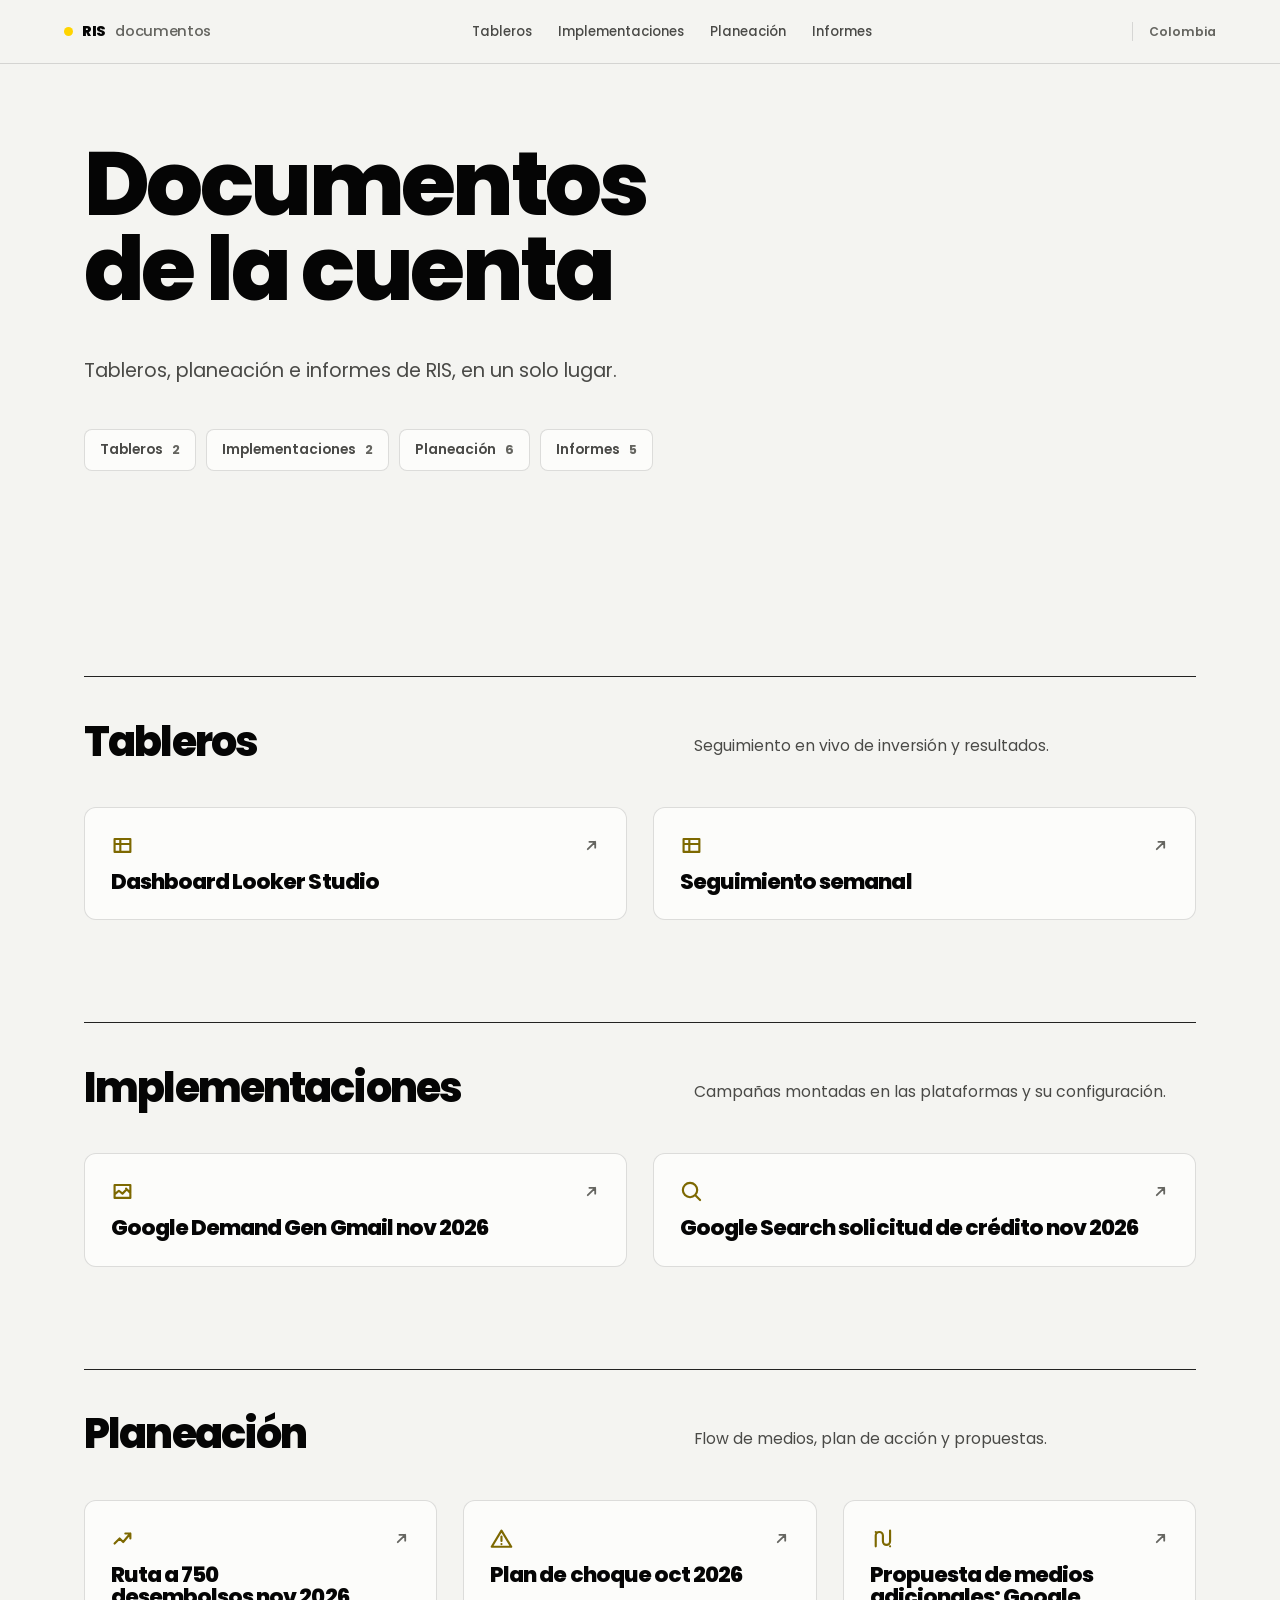
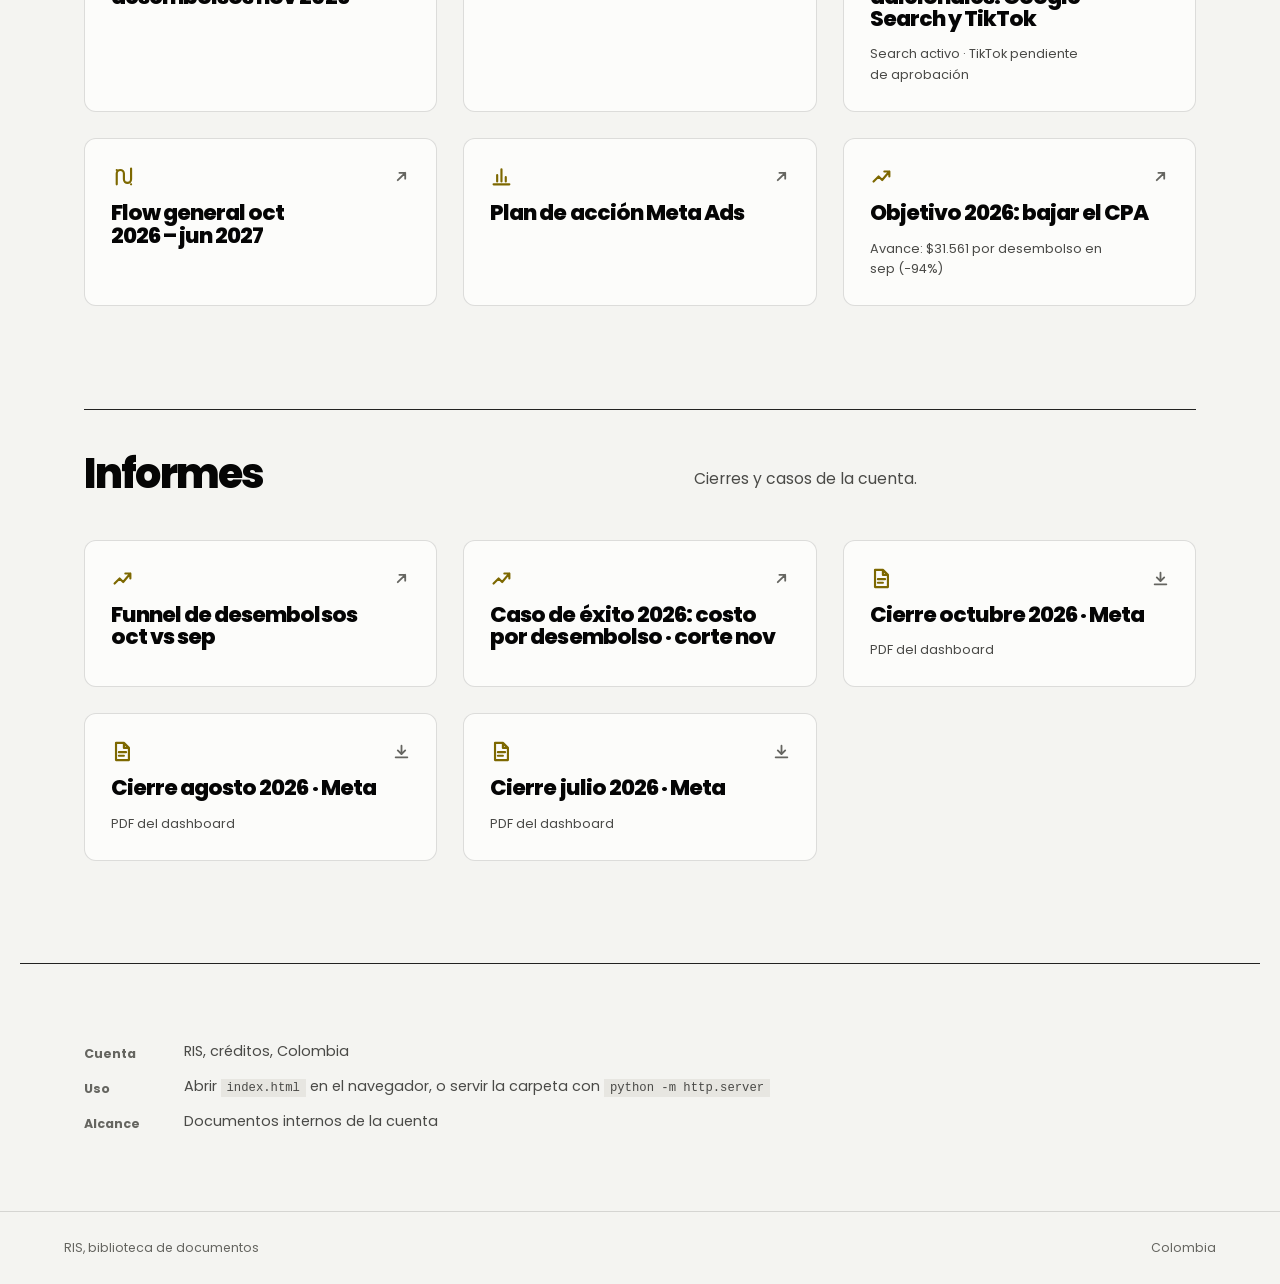
<file: index.html>
<!doctype html>
<html lang="es">
<head>
  <meta charset="utf-8">
  <meta name="viewport" content="width=device-width, initial-scale=1">
  <meta name="description" content="Índice de los documentos y tableros de la cuenta RIS.">
  <meta name="robots" content="noindex, nofollow">
  <meta name="theme-color" content="#f4f4f1">
  <title>RIS | Documentos</title>
  <link rel="preconnect" href="https://fonts.gstatic.com" crossorigin>
  <link rel="stylesheet" href="https://fonts.googleapis.com/css2?family=Poppins:wght@400;500;600;700;800&display=swap">
  <link rel="stylesheet" href="assets/css/adcom.css">
  <script defer src="assets/js/adcom.js"></script>
<link rel="icon" type="image/png" href="[data-uri]">
</head>
<body>
<a class="skip-link" href="#top">Ir a los documentos</a>

<header class="masthead">
  <a class="wordmark" href="index.html"><i></i>RIS <span>documentos</span></a>
  <nav aria-label="Documentos">
    <a href="#tableros">Tableros</a>
    <a href="#implementaciones">Implementaciones</a>
    <a href="#planeacion">Planeación</a>
    <a href="#informes">Informes</a>
  </nav>
  <span class="stamp">Colombia</span>
</header>

<main id="top">

<section class="opening wrap">
  <h1>Documentos de la cuenta</h1>
  <p class="lede">Tableros, planeación e informes de RIS, en un solo lugar.</p>
  <nav class="categorias" aria-label="Categorías de documentos">
    <a href="#tableros">Tableros <b>2</b></a>
    <a href="#implementaciones">Implementaciones <b>2</b></a>
    <a href="#planeacion">Planeación <b>6</b></a>
    <a href="#informes">Informes <b>5</b></a>
  </nav>
</section>

<section class="grupo wrap" id="tableros">
  <div class="grupo-head">
    <h2>Tableros</h2>
    <p>Seguimiento en vivo de inversión y resultados.</p>
  </div>

  <div class="shelf">
    <a class="card card-breve" href="https://lookerstudio.google.com/reporting/60560c63-b78a-4e30-a0a8-1d5997f407c4/page/p_zu0jutvzrd" target="_blank" rel="noopener">
      <span class="card-top">
        <svg class="ico ico-lg" aria-hidden="true"><use href="#i-tabla"></use></svg>
        <svg class="ico" aria-hidden="true"><use href="#i-abrir"></use></svg>
      </span>
      <h3>Dashboard Looker Studio</h3>
    </a>

    <a class="card card-breve" href="./reporte-semanal.html">
      <span class="card-top">
        <svg class="ico ico-lg" aria-hidden="true"><use href="#i-tabla"></use></svg>
        <svg class="ico" aria-hidden="true"><use href="#i-abrir"></use></svg>
      </span>
      <h3>Seguimiento semanal</h3>
    </a>
  </div>
</section>

<section class="grupo wrap" id="implementaciones">
  <div class="grupo-head">
    <h2>Implementaciones</h2>
    <p>Campañas montadas en las plataformas y su configuración.</p>
  </div>

  <div class="shelf">
    <a class="card card-breve" href="./implementacion-google-demandgen-gmail-2026-11-13.html">
      <span class="card-top">
        <svg class="ico ico-lg" aria-hidden="true"><use href="#i-pieza"></use></svg>
        <svg class="ico" aria-hidden="true"><use href="#i-abrir"></use></svg>
      </span>
      <h3>Google Demand Gen Gmail nov 2026</h3>
    </a>

    <a class="card card-breve" href="./implementacion-google-search-2026-11-06.html">
      <span class="card-top">
        <svg class="ico ico-lg" aria-hidden="true"><use href="#i-buscar"></use></svg>
        <svg class="ico" aria-hidden="true"><use href="#i-abrir"></use></svg>
      </span>
      <h3>Google Search solicitud de crédito nov 2026</h3>
    </a>
  </div>
</section>

<section class="grupo wrap" id="planeacion">
  <div class="grupo-head">
    <h2>Planeación</h2>
    <p>Flow de medios, plan de acción y propuestas.</p>
  </div>

  <div class="shelf">
    <a class="card card-breve" href="./ruta-750-desembolsos.html">
      <span class="card-top">
        <svg class="ico ico-lg" aria-hidden="true"><use href="#i-tendencia"></use></svg>
        <svg class="ico" aria-hidden="true"><use href="#i-abrir"></use></svg>
      </span>
      <h3>Ruta a 750 desembolsos nov 2026</h3>
    </a>

    <a class="card card-breve" href="./plan-de-choque.html">
      <span class="card-top">
        <svg class="ico ico-lg" aria-hidden="true"><use href="#i-alerta"></use></svg>
        <svg class="ico" aria-hidden="true"><use href="#i-abrir"></use></svg>
      </span>
      <h3>Plan de choque oct 2026</h3>
    </a>

    <a class="card card-breve" href="./propuesta-medios-adicionales.html">
      <span class="card-top">
        <svg class="ico ico-lg" aria-hidden="true"><use href="#i-ruta"></use></svg>
        <svg class="ico" aria-hidden="true"><use href="#i-abrir"></use></svg>
      </span>
      <h3>Propuesta de medios adicionales: Google Search y TikTok</h3>
      <p>Search activo · TikTok pendiente de aprobación</p>
    </a>

    <a class="card card-breve" href="./flow-general.html">
      <span class="card-top">
        <svg class="ico ico-lg" aria-hidden="true"><use href="#i-ruta"></use></svg>
        <svg class="ico" aria-hidden="true"><use href="#i-abrir"></use></svg>
      </span>
      <h3>Flow general oct 2026 – jun 2027</h3>
    </a>

    <a class="card card-breve" href="./ris-meta-credit-action-plan.html">
      <span class="card-top">
        <svg class="ico ico-lg" aria-hidden="true"><use href="#i-grafico"></use></svg>
        <svg class="ico" aria-hidden="true"><use href="#i-abrir"></use></svg>
      </span>
      <h3>Plan de acción Meta Ads</h3>
    </a>

    <a class="card card-breve" href="./caso-exito-costo-desembolso-2026.html">
      <span class="card-top">
        <svg class="ico ico-lg" aria-hidden="true"><use href="#i-tendencia"></use></svg>
        <svg class="ico" aria-hidden="true"><use href="#i-abrir"></use></svg>
      </span>
      <h3>Objetivo 2026: bajar el CPA</h3>
      <p>Avance: $31.561 por desembolso en sep (−94%)</p>
    </a>
  </div>
</section>

<section class="grupo wrap" id="informes">
  <div class="grupo-head">
    <h2>Informes</h2>
    <p>Cierres y casos de la cuenta.</p>
  </div>

  <div class="shelf">
    <a class="card card-breve" href="./funnel-desembolsos.html">
      <span class="card-top">
        <svg class="ico ico-lg" aria-hidden="true"><use href="#i-tendencia"></use></svg>
        <svg class="ico" aria-hidden="true"><use href="#i-abrir"></use></svg>
      </span>
      <h3>Funnel de desembolsos oct vs sep</h3>
    </a>

    <a class="card card-breve" href="./caso-exito-costo-desembolso-2026.html">
      <span class="card-top">
        <svg class="ico ico-lg" aria-hidden="true"><use href="#i-tendencia"></use></svg>
        <svg class="ico" aria-hidden="true"><use href="#i-abrir"></use></svg>
      </span>
      <h3>Caso de éxito 2026: costo por desembolso · corte nov</h3>
    </a>

    <a class="card card-breve" href="./cierres/cierre-meta-2026-10-octubre.pdf" target="_blank" rel="noopener">
      <span class="card-top">
        <svg class="ico ico-lg" aria-hidden="true"><use href="#i-documento"></use></svg>
        <svg class="ico" aria-hidden="true"><use href="#i-descargar"></use></svg>
      </span>
      <h3>Cierre octubre 2026 · Meta</h3>
      <p>PDF del dashboard</p>
    </a>

    <a class="card card-breve" href="./cierres/cierre-meta-2026-08-agosto.pdf" target="_blank" rel="noopener">
      <span class="card-top">
        <svg class="ico ico-lg" aria-hidden="true"><use href="#i-documento"></use></svg>
        <svg class="ico" aria-hidden="true"><use href="#i-descargar"></use></svg>
      </span>
      <h3>Cierre agosto 2026 · Meta</h3>
      <p>PDF del dashboard</p>
    </a>

    <a class="card card-breve" href="./cierres/cierre-meta-2026-07-julio.pdf" target="_blank" rel="noopener">
      <span class="card-top">
        <svg class="ico ico-lg" aria-hidden="true"><use href="#i-documento"></use></svg>
        <svg class="ico" aria-hidden="true"><use href="#i-descargar"></use></svg>
      </span>
      <h3>Cierre julio 2026 · Meta</h3>
      <p>PDF del dashboard</p>
    </a>
  </div>
</section>

<section class="colophon wrap">
  <dl>
    <dt>Cuenta</dt><dd>RIS, créditos, Colombia</dd>
    <dt>Uso</dt>
    <dd>Abrir <code>index.html</code> en el navegador, o servir la carpeta con
    <code>python -m http.server</code></dd>
    <dt>Alcance</dt>
    <dd>Documentos internos de la cuenta</dd>
  </dl>
</section>

</main>

<footer class="footer">
  <span>RIS, biblioteca de documentos</span>
  <span>Colombia</span>
</footer>

</body>
</html>
</file>
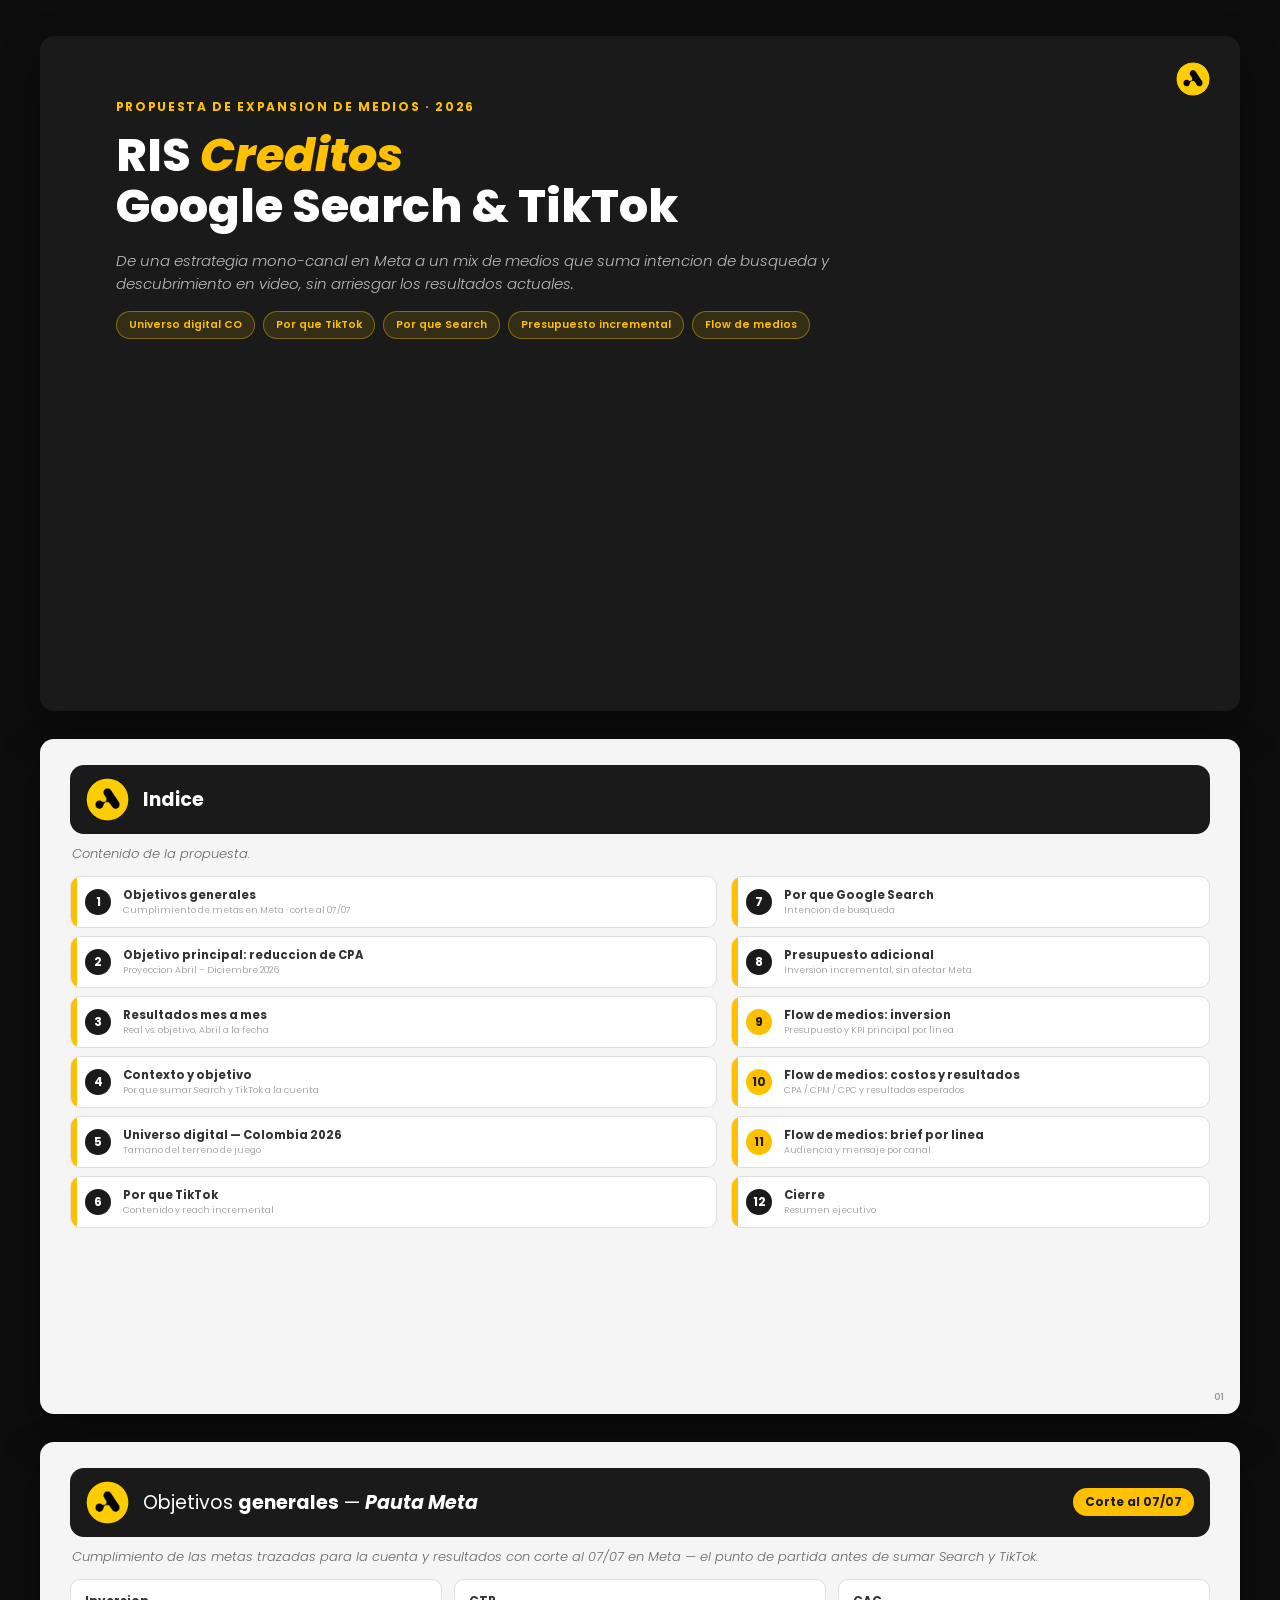
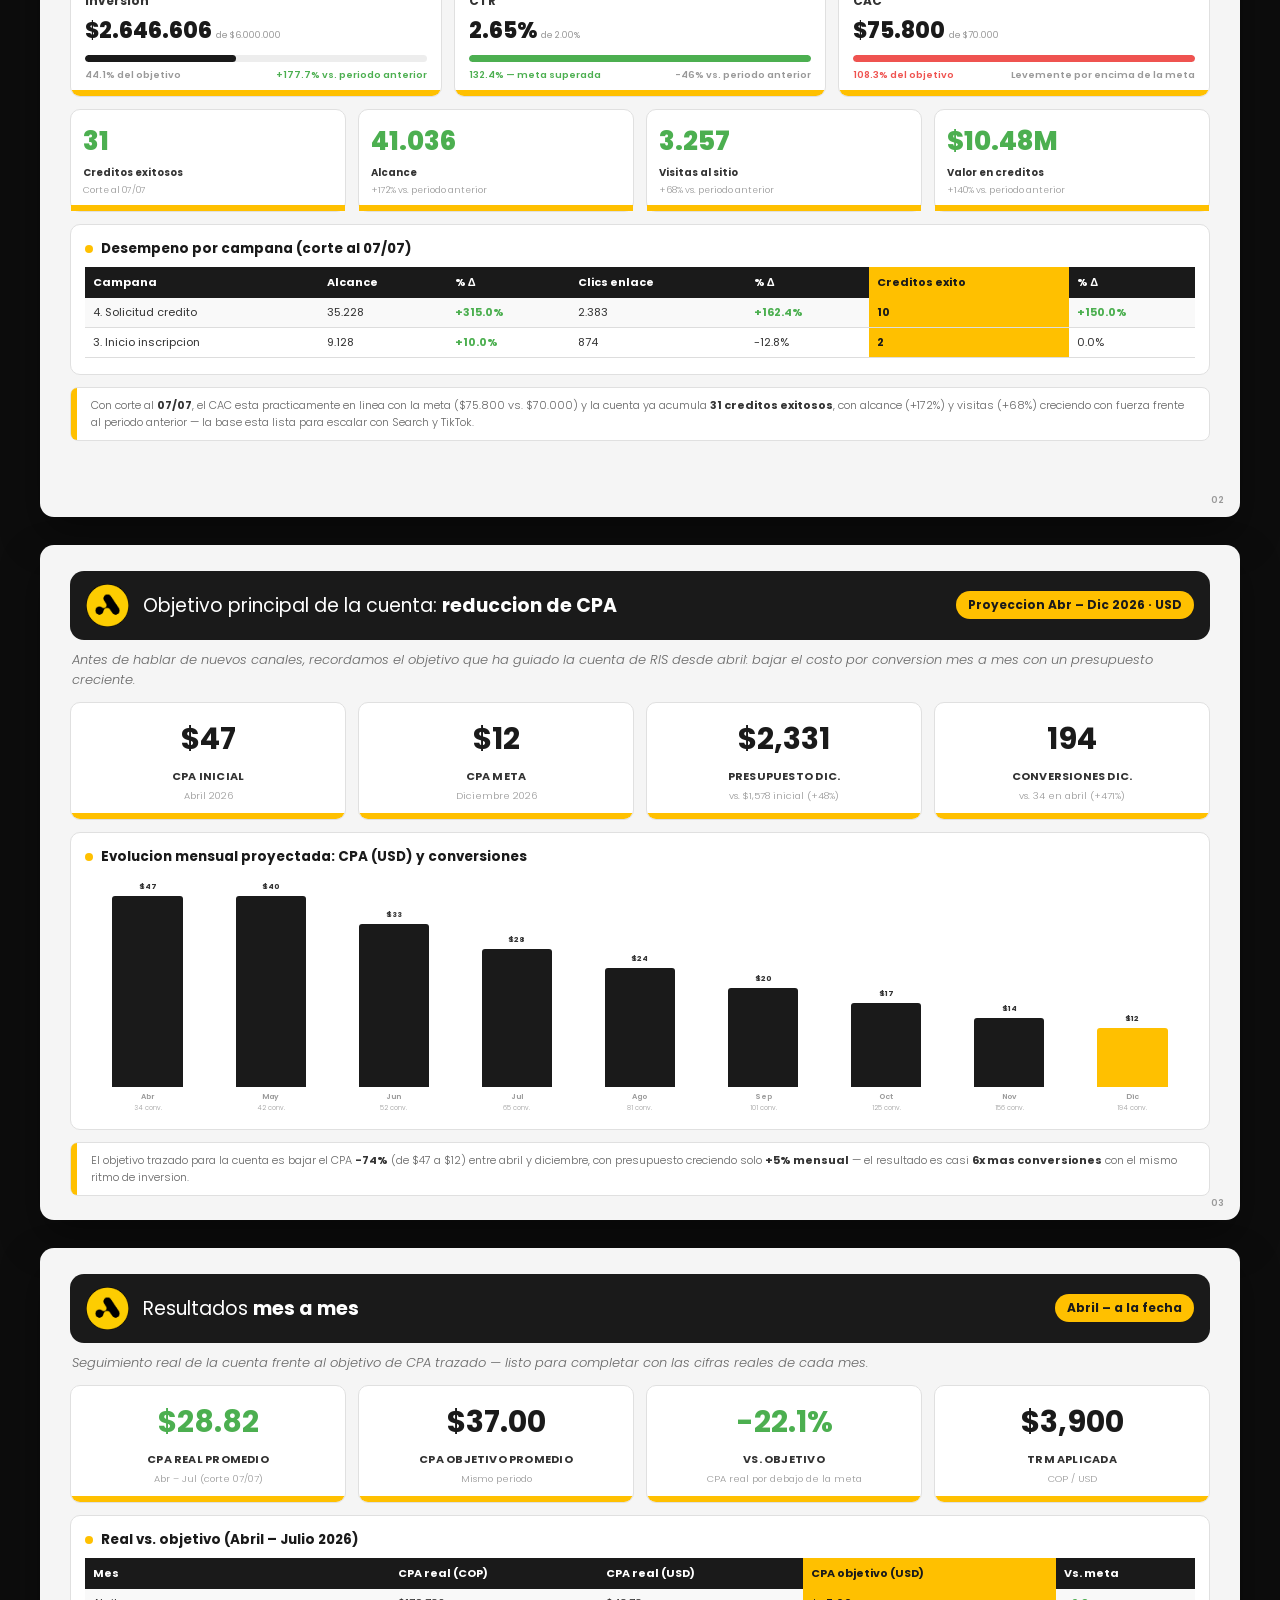
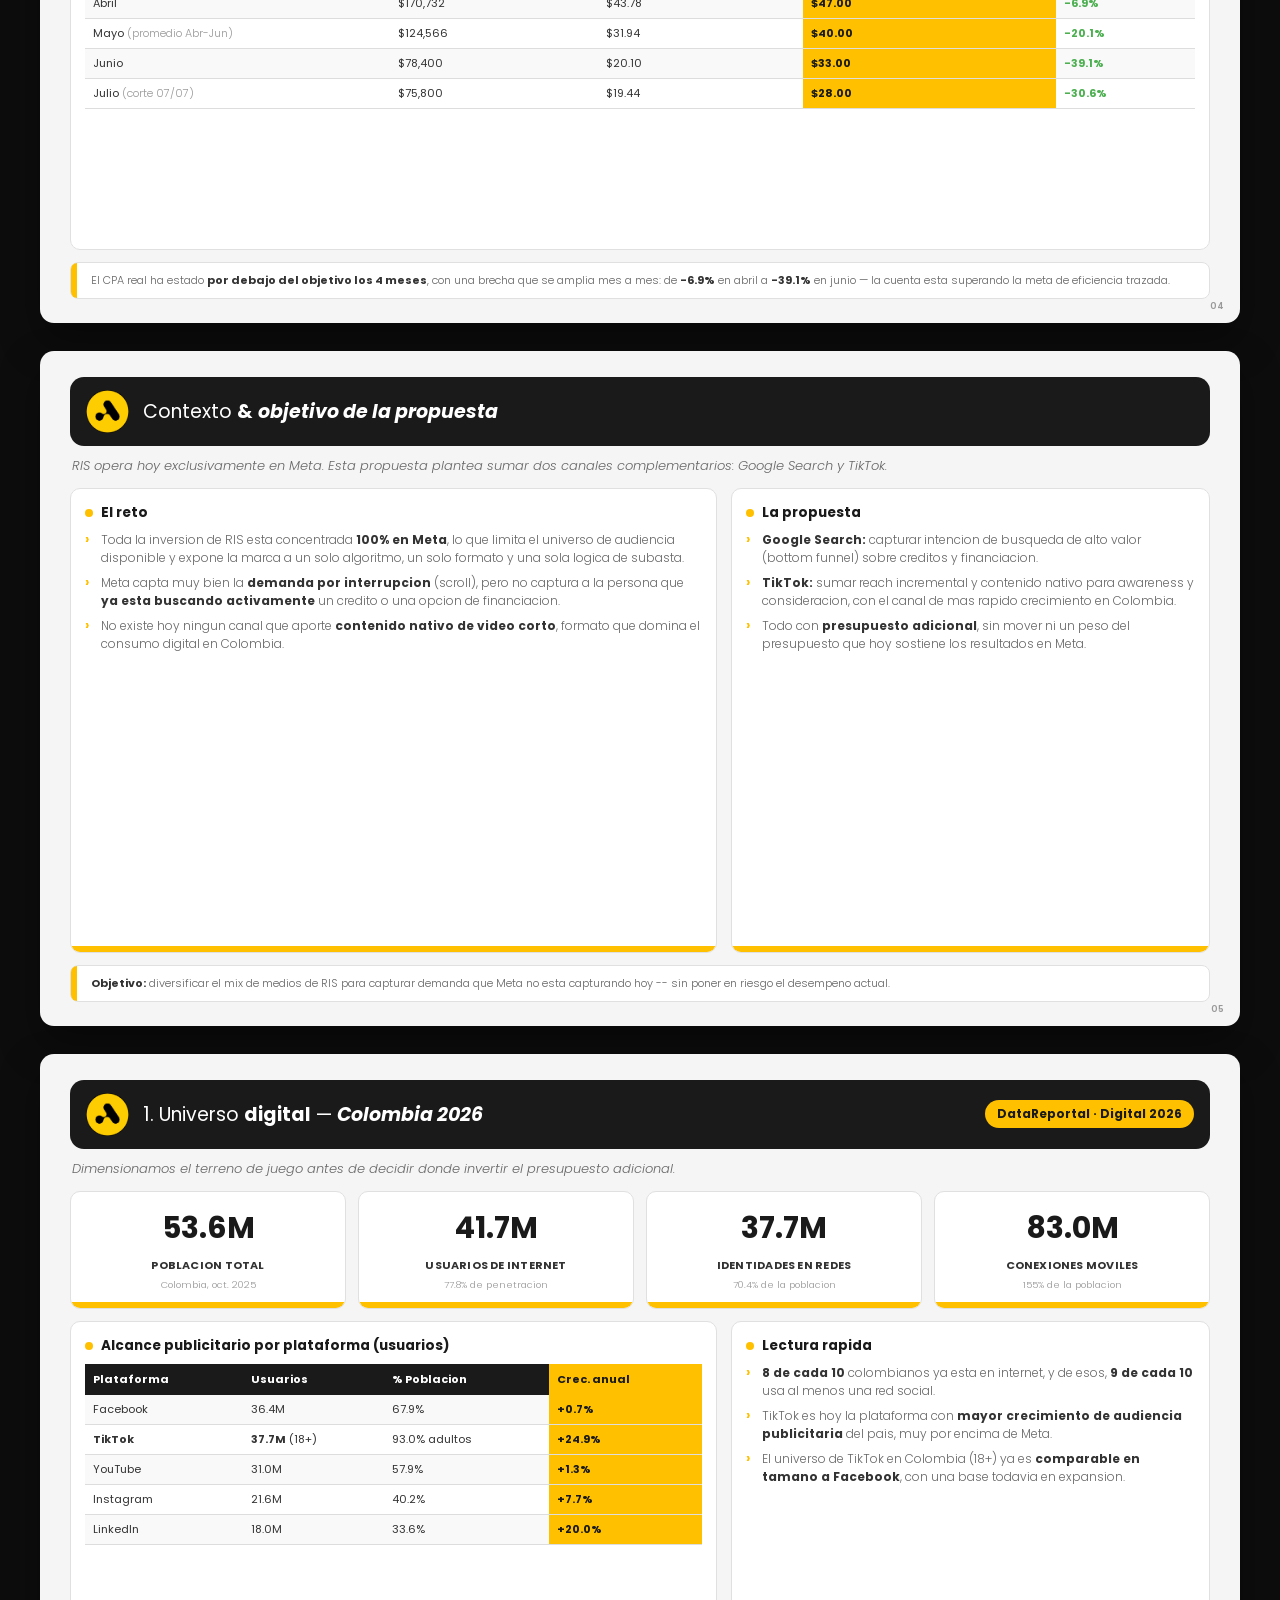
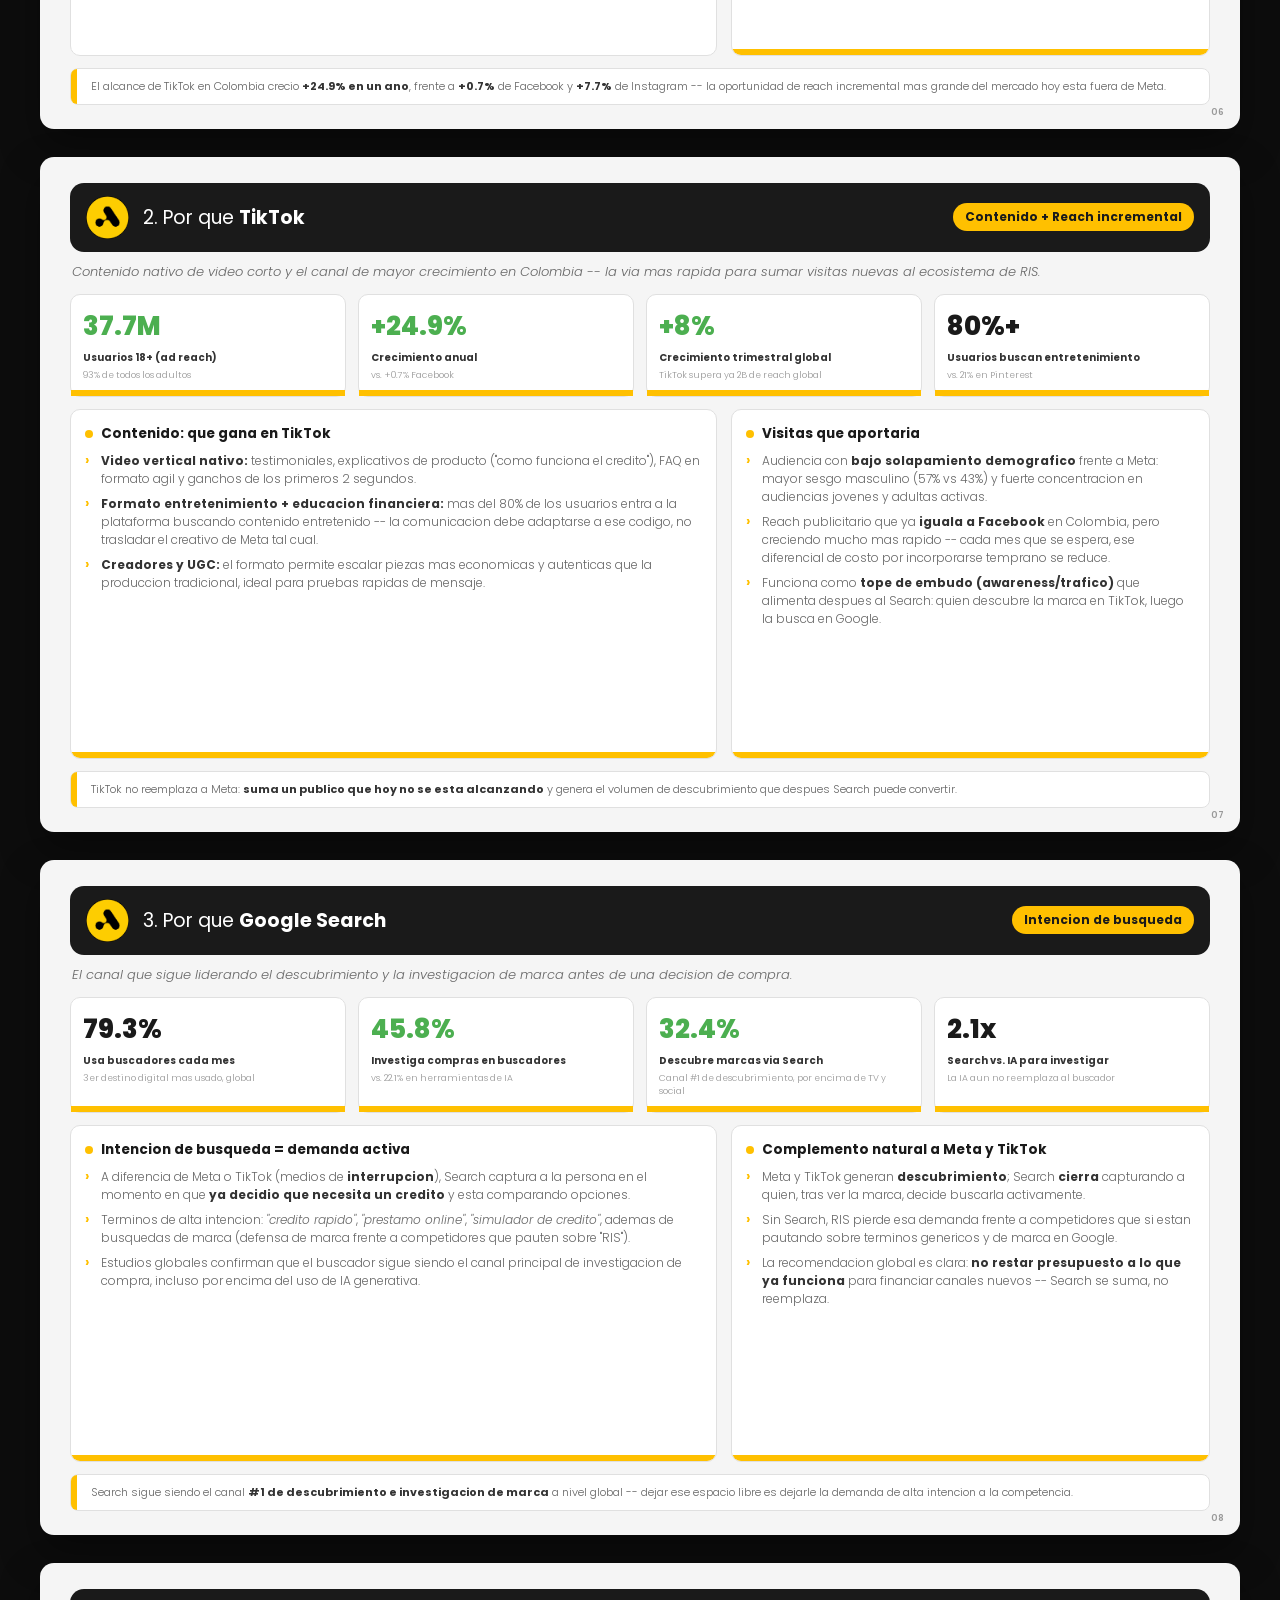
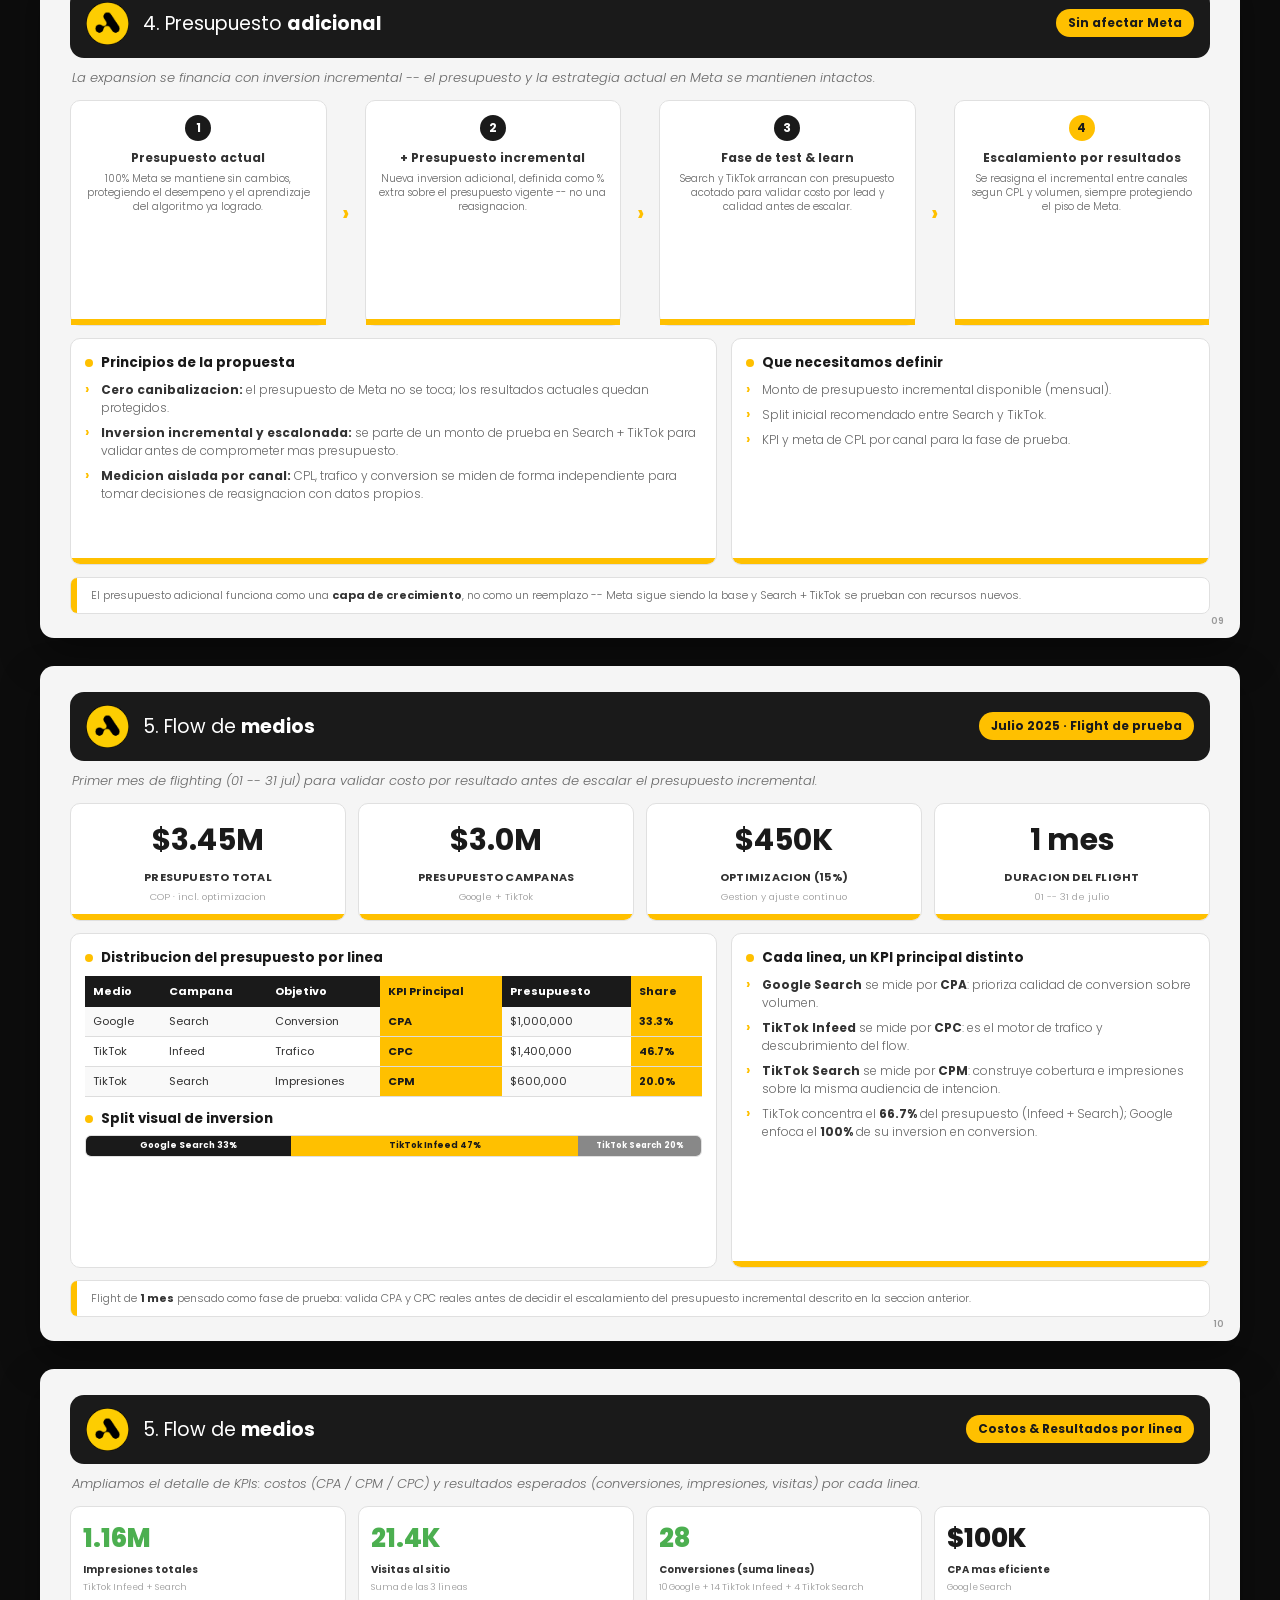
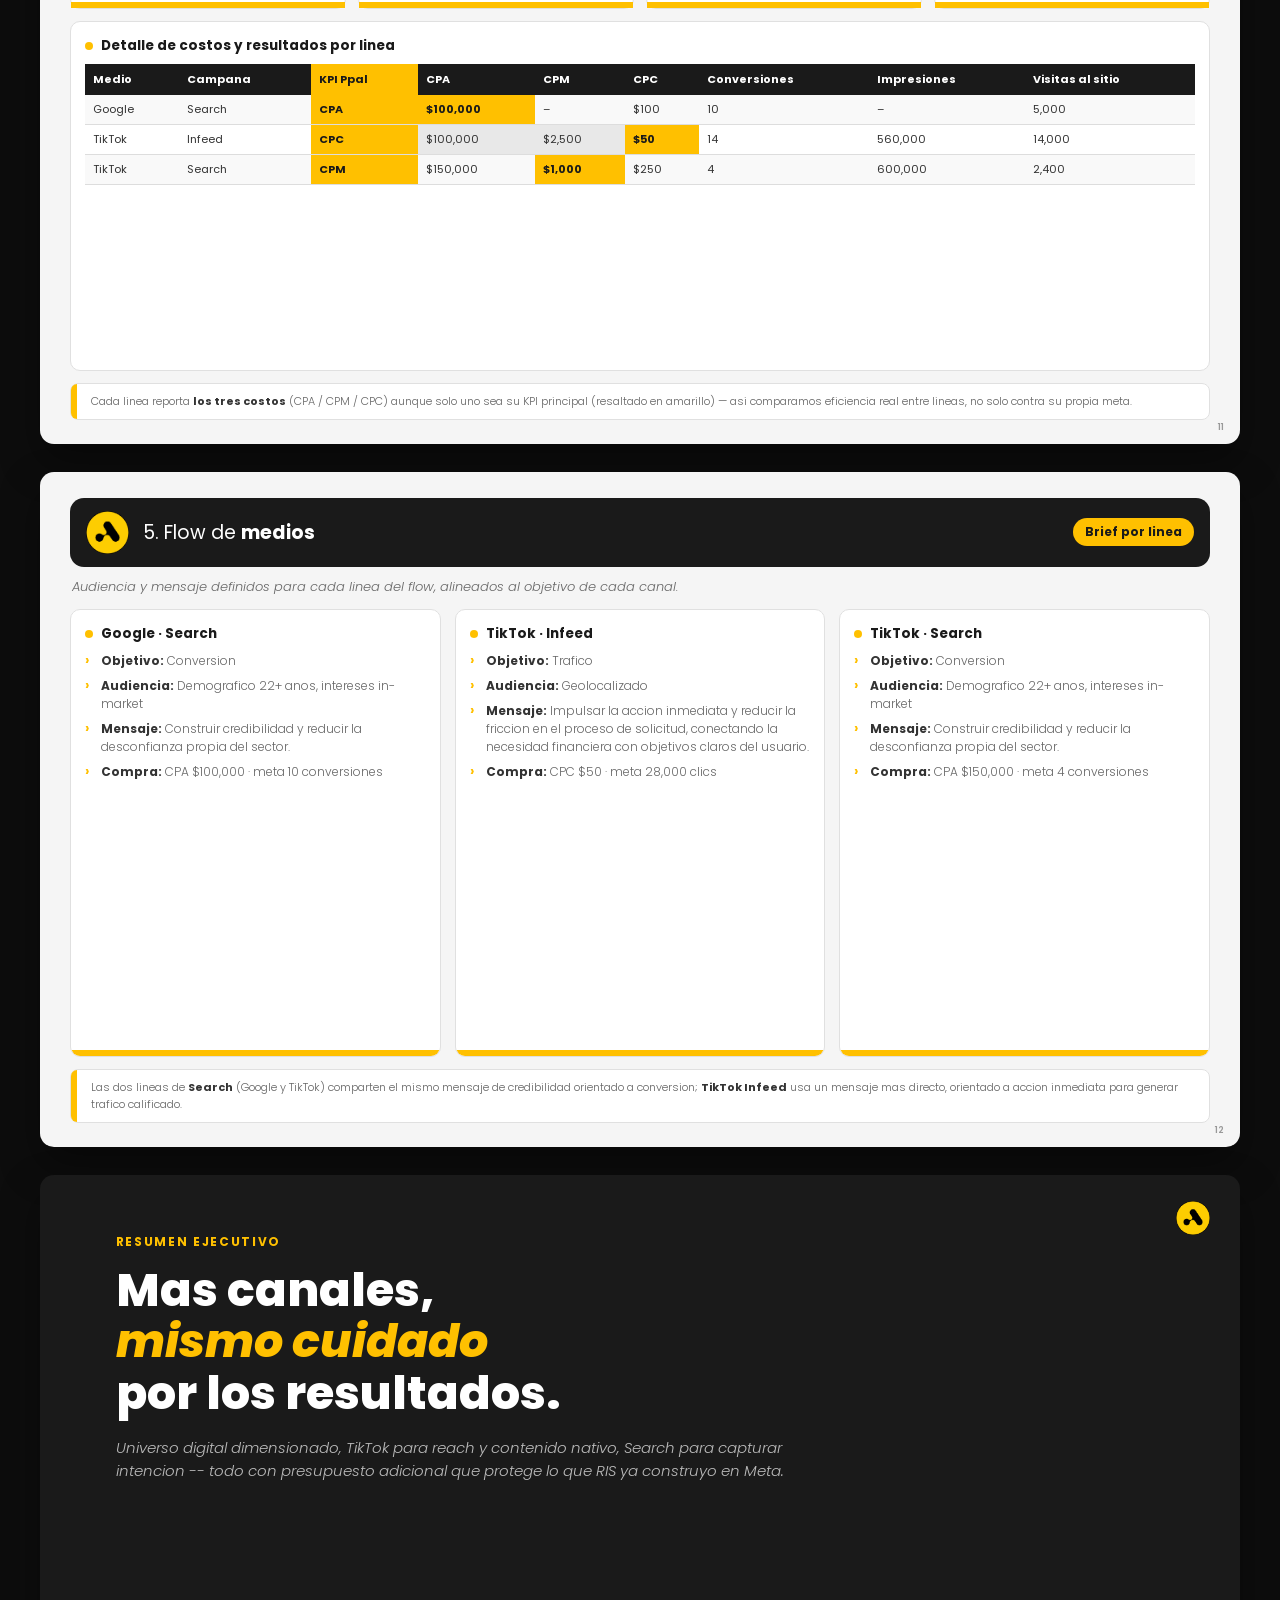
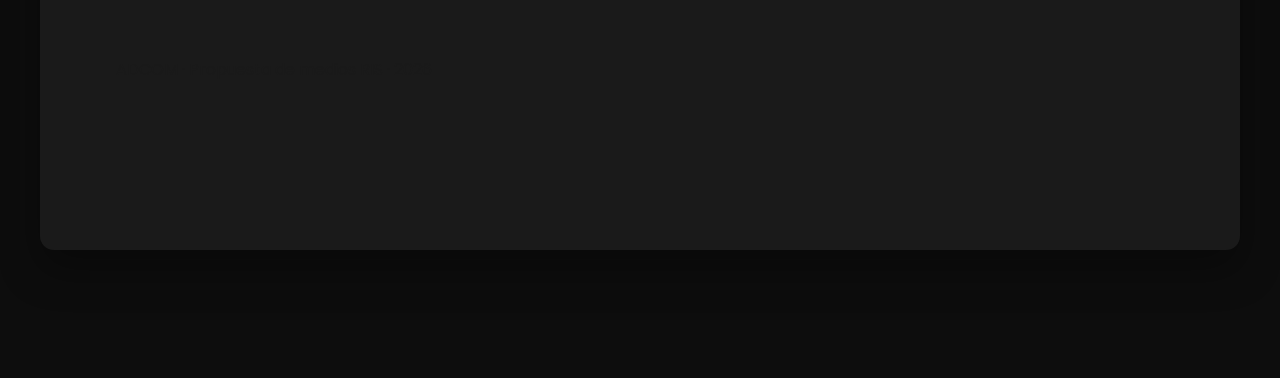
<file: propuesta-medios-presentacion.html>
<!DOCTYPE html>
<html lang="es">
<head>
<meta charset="UTF-8">
<meta name="viewport" content="width=device-width, initial-scale=1.0">
<title>Propuesta de Medios — RIS 2026</title>
<link rel="preconnect" href="https://fonts.googleapis.com">
<link rel="preconnect" href="https://fonts.gstatic.com" crossorigin>
<link href="https://fonts.googleapis.com/css2?family=Poppins:ital,wght@0,300;0,400;0,500;0,600;0,700;0,800;1,300;1,400;1,600&display=swap" rel="stylesheet">
<style>
  :root{
    --bg:#F5F5F5;
    --black:#1A1A1A;
    --yellow:#FFC000;
    --white:#FFFFFF;
    --t1:#1A1A1A;
    --t2:#333333;
    --t3:#999999;
    --t4:#666666;
    --graybar:#888888;
    --green:#4CAF50;
    --red:#EF5350;
  }
  *{box-sizing:border-box; margin:0; padding:0;}
  html,body{
    background:#0d0d0d;
    font-family:'Poppins', sans-serif;
    color:var(--t1);
    scroll-behavior:smooth;
  }
  .deck{
    max-width:1200px;
    margin:0 auto;
    padding:36px 0 100px;
  }
  .slide{
    background:var(--bg);
    width:100%;
    aspect-ratio:16/9;
    border-radius:14px;
    position:relative;
    margin-bottom:28px;
    padding:26px 30px 24px;
    box-shadow:0 18px 40px rgba(0,0,0,0.35);
    overflow:hidden;
    display:flex;
    flex-direction:column;
  }
  .slide.dark{ background:var(--black); }

  /* Header bar */
  .header{
    background:var(--black);
    border-radius:14px;
    height:11%;
    min-height:44px;
    display:flex;
    align-items:center;
    padding:0 16px;
    gap:14px;
    flex-shrink:0;
  }
  .header img{
    height:62%;
    aspect-ratio:1/1;
    border-radius:50%;
    object-fit:cover;
    flex-shrink:0;
  }
  .header .htitle{
    color:#fff;
    font-size:clamp(13px,1.6vw,19px);
    line-height:1.25;
  }
  .header .htitle b{ font-weight:700; }
  .header .htitle i{ font-style:italic; font-weight:700; }
  .header .tag{
    margin-left:auto;
    background:var(--yellow);
    color:var(--black);
    font-weight:700;
    font-size:clamp(9px,1vw,12px);
    padding:5px 12px;
    border-radius:20px;
    white-space:nowrap;
  }

  .subtitle{
    font-size:clamp(10px,1.05vw,13px);
    color:var(--t4);
    font-style:italic;
    font-weight:300;
    margin:10px 2px 2px;
  }

  .content{
    flex:1;
    display:flex;
    flex-direction:column;
    gap:12px;
    margin-top:10px;
    min-height:0;
  }

  /* Cards */
  .card{
    background:var(--white);
    border:0.5px solid #E0E0E0;
    border-radius:10px;
    position:relative;
    overflow:hidden;
    padding:14px 14px 16px;
  }
  .card.bar-bottom::after{
    content:"";
    position:absolute;
    left:0; right:0; bottom:0;
    height:6px;
    background:var(--yellow);
  }
  .card.bar-left::before{
    content:"";
    position:absolute;
    left:0; top:0; bottom:0;
    width:6px;
    background:var(--yellow);
  }

  /* KPI row */
  .kpi-row{
    display:grid;
    grid-auto-flow:column;
    grid-auto-columns:1fr;
    gap:12px;
  }
  .kpi{
    text-align:center;
    padding:14px 8px 16px;
  }
  .kpi .num{
    font-size:clamp(18px,2.6vw,30px);
    font-weight:700;
    color:var(--t1);
  }
  .kpi .lbl{
    font-size:clamp(8px,0.95vw,11px);
    font-weight:700;
    color:var(--t2);
    margin-top:6px;
    text-transform:uppercase;
    letter-spacing:.02em;
  }
  .kpi .sub{
    font-size:clamp(7px,0.8vw,9.5px);
    color:var(--t3);
    margin-top:4px;
    font-weight:300;
  }

  /* two column layout */
  .cols{
    display:grid;
    grid-template-columns:1.15fr 0.85fr;
    gap:14px;
    flex:1;
    min-height:0;
  }
  .cols.reverse{ grid-template-columns:0.85fr 1.15fr; }

  .panel-title{
    font-size:clamp(10px,1.1vw,13.5px);
    font-weight:700;
    color:var(--t1);
    margin-bottom:8px;
    display:flex;
    align-items:center;
    gap:8px;
  }
  .panel-title .dot{
    width:8px;height:8px;border-radius:50%;background:var(--yellow);
    flex-shrink:0;
  }

  ul.bullets{ list-style:none; }
  ul.bullets li{
    font-size:clamp(9px,1.0vw,12px);
    color:var(--t4);
    font-weight:300;
    line-height:1.5;
    padding-left:16px;
    position:relative;
    margin-bottom:7px;
  }
  ul.bullets li::before{
    content:"›";
    position:absolute; left:0; top:-1px;
    color:var(--yellow);
    font-weight:700;
    font-size:1.1em;
  }
  ul.bullets li b{ color:var(--t2); font-weight:700; }

  /* table */
  table.cmp{
    width:100%;
    border-collapse:collapse;
    font-size:clamp(8px,0.95vw,11px);
  }
  table.cmp th{
    background:var(--black);
    color:#fff;
    font-weight:700;
    padding:7px 8px;
    text-align:left;
  }
  table.cmp td{
    padding:6px 8px;
    border-bottom:0.5px solid #DDDDDD;
    color:var(--t2);
    font-weight:400;
  }
  table.cmp tr:nth-child(even) td{ background:#F9F9F9; }
  table.cmp td.highlight, table.cmp th.highlight{
    background:var(--yellow) !important;
    color:var(--black) !important;
    font-weight:700;
  }
  table.cmp td.gray{ background:#E8E8E8; color:var(--t2); }
  table.cmp td.green{ color:var(--green); font-weight:700; }

  /* insight bar */
  .insight{
    background:var(--white);
    border:0.5px solid #E0E0E0;
    border-radius:8px;
    padding:9px 14px;
    display:flex;
    align-items:center;
    gap:10px;
    position:relative;
    padding-left:20px;
  }
  .insight::before{
    content:"";
    position:absolute; left:0; top:0; bottom:0; width:6px;
    background:var(--yellow);
    border-radius:8px 0 0 8px;
  }
  .insight p{
    font-size:clamp(8px,0.92vw,11px);
    color:var(--t4);
    font-weight:300;
  }
  .insight p b{ color:var(--t2); font-weight:700; }

  /* journey */
  .journey{
    display:flex;
    align-items:stretch;
    gap:10px;
    flex:1;
    min-height:0;
  }
  .jstep{
    flex:1;
    background:var(--white);
    border:0.5px solid #E0E0E0;
    border-radius:10px;
    padding:14px 12px 16px;
    position:relative;
    display:flex;
    flex-direction:column;
    text-align:center;
  }
  .jstep::after{
    content:"";
    position:absolute; left:0; right:0; bottom:0; height:6px;
    background:var(--yellow);
  }
  .jstep .circ{
    width:26px;height:26px;border-radius:50%;
    background:var(--black); color:#fff;
    display:flex; align-items:center; justify-content:center;
    font-weight:700; font-size:12px;
    margin:0 auto 8px;
  }
  .jstep.final .circ{ background:var(--yellow); color:var(--black); }
  .jstep h4{
    font-size:clamp(9px,1.0vw,12px);
    font-weight:700; color:var(--t2); margin-bottom:5px;
  }
  .jstep p{
    font-size:clamp(7.5px,0.85vw,10px);
    color:var(--t4); font-weight:300; line-height:1.4;
  }
  .arrow{
    display:flex; align-items:center; justify-content:center;
    color:var(--yellow); font-size:22px; font-weight:700;
    flex:0 0 18px;
  }

  /* dark slide */
  .dark-hero{
    flex:1;
    display:flex;
    flex-direction:column;
    align-items:flex-start;
    justify-content:center;
    padding:0 4%;
  }
  .dark-hero .kicker{
    color:var(--yellow);
    font-weight:700;
    font-size:clamp(9px,1vw,12px);
    letter-spacing:.14em;
    text-transform:uppercase;
    margin-bottom:14px;
  }
  .dark-hero h1{
    color:#fff;
    font-size:clamp(24px,4.2vw,46px);
    font-weight:800;
    line-height:1.12;
    max-width:90%;
  }
  .dark-hero h1 i{ color:var(--yellow); font-style:italic; }
  .dark-hero .desc{
    color:#bbb;
    font-weight:300;
    font-style:italic;
    font-size:clamp(11px,1.2vw,15px);
    margin-top:16px;
    max-width:70%;
  }
  .dark-hero .foot{
    position:absolute;
    bottom:20px; left:4%;
    color:#666;
    font-size:clamp(8px,0.85vw,10.5px);
    font-weight:300;
  }
  .dark-hero .logowrap{
    position:absolute; top:26px; right:30px;
    display:flex; align-items:center; gap:10px;
  }
  .dark-hero .logowrap img{
    height:34px; width:34px; border-radius:50%;
    object-fit:cover;
  }

  /* badges */
  .badge-row{ display:flex; gap:8px; flex-wrap:wrap; margin-top:16px; }
  .badge{
    background:rgba(255,192,0,0.12);
    border:1px solid rgba(255,192,0,0.4);
    color:var(--yellow);
    font-size:clamp(8px,0.85vw,10.5px);
    font-weight:600;
    padding:5px 12px;
    border-radius:20px;
  }

  .slide-index{
    position:absolute;
    bottom:10px; right:16px;
    font-size:9px;
    color:var(--t3);
    font-weight:600;
  }
  .dark .slide-index{ color:#555; }

  .stat-strip{
    display:flex;
    gap:12px;
  }
  .stat-box{
    flex:1;
    background:var(--white);
    border:0.5px solid #E0E0E0;
    border-radius:10px;
    padding:12px 12px 14px;
    position:relative;
  }
  .stat-box::after{
    content:"";
    position:absolute; left:0; right:0; bottom:0; height:6px;
    background:var(--yellow);
  }
  .stat-box .n{
    font-size:clamp(17px,2.2vw,26px);
    font-weight:800; color:var(--t1);
  }
  .stat-box .l{
    font-size:clamp(8px,0.85vw,10px);
    color:var(--t2); font-weight:700; margin-top:4px;
  }
  .stat-box .s{
    font-size:clamp(7px,0.75vw,9px);
    color:var(--t3); font-weight:300; margin-top:3px;
  }
  .stat-box.pos .n{ color:var(--green); }

  .flow-table td, .flow-table th{ text-align:center; }

  .goal-card{
    background:var(--white);
    border:0.5px solid #E0E0E0;
    border-radius:10px;
    padding:12px 14px 14px;
    position:relative;
    overflow:hidden;
  }
  .goal-card::after{
    content:"";
    position:absolute; left:0; right:0; bottom:0; height:6px;
    background:var(--yellow);
  }
  .goal-card .glabel{
    font-size:clamp(9px,1vw,12px);
    font-weight:700; color:var(--t2);
    margin-bottom:4px;
  }
  .goal-card .gvalues{
    font-size:clamp(15px,2vw,22px);
    font-weight:800; color:var(--t1);
    margin-bottom:2px;
  }
  .goal-card .gvalues .of-target{
    font-size:0.42em; font-weight:400; color:var(--t3);
  }
  .goal-bar-track{
    width:100%; height:7px; border-radius:5px;
    background:#EDEDED; margin:8px 0 6px; overflow:hidden;
  }
  .goal-bar-fill{ height:100%; border-radius:5px; background:var(--black); }
  .goal-bar-fill.good{ background:var(--green); }
  .goal-bar-fill.bad{ background:var(--red); }
  .goal-foot{
    display:flex; justify-content:space-between; align-items:center;
    font-size:clamp(7.5px,0.85vw,9.5px); color:var(--t3); font-weight:600;
  }
  .goal-foot .pct.good{ color:var(--green); }
  .goal-foot .pct.bad{ color:var(--red); }
  .flow-table td:first-child, .flow-table th:first-child{ text-align:left; }

  .placeholder-box{
    border:2px dashed #CCCCCC;
    border-radius:10px;
    flex:1;
    display:flex;
    align-items:center;
    justify-content:center;
    flex-direction:column;
    gap:8px;
    background:#FCFCFC;
  }
  .placeholder-box span{
    font-size:clamp(11px,1.2vw,15px);
    color:var(--t3);
    font-weight:600;
  }
  .placeholder-box small{
    font-size:clamp(8px,0.9vw,10.5px);
    color:var(--t3);
    font-weight:300;
    max-width:60%;
    text-align:center;
  }

  @media print{
    body{ background:#fff; }
    .slide{ page-break-after:always; box-shadow:none; }
  }
</style>
</head>
<body>
<div class="deck" id="deck"></div>

<script>
const LOGO = "[data-uri]";

function header(title, tag){
  return `
  <div class="header">
    <img src="${LOGO}" alt="ADCOM">
    <div class="htitle">${title}</div>
    ${tag ? `<div class="tag">${tag}</div>` : ""}
  </div>`;
}

const slides = [];

/* ---------- SLIDE 0 -- PORTADA ---------- */
slides.push(`
<div class="slide dark">
  <div class="dark-hero">
    <div class="logowrap"><img src="${LOGO}" alt="ADCOM"></div>
    <div class="kicker">Propuesta de expansion de medios &middot; 2026</div>
    <h1>RIS <i>Creditos</i><br>Google Search &amp; TikTok</h1>
    <div class="desc">De una estrategia mono-canal en Meta a un mix de medios que suma intencion de busqueda y descubrimiento en video, sin arriesgar los resultados actuales.</div>
    <div class="badge-row">
      <div class="badge">Universo digital CO</div>
      <div class="badge">Por que TikTok</div>
      <div class="badge">Por que Search</div>
      <div class="badge">Presupuesto incremental</div>
      <div class="badge">Flow de medios</div>
    </div>
  </div>
  <div class="dark-hero foot">Preparado por ADCOM &middot; Fuente de datos: DataReportal / Kepios / GWI / Similarweb, Digital 2026</div>
</div>`);

/* ---------- SLIDE INDICE ---------- */
slides.push(`
<div class="slide">
  ${header("<b>Indice</b>")}
  <div class="subtitle">Contenido de la propuesta.</div>
  <div class="content">
    <div class="cols">
      <div style="display:flex; flex-direction:column; gap:8px;">
        <div class="card bar-left" style="display:flex; align-items:center; gap:12px; padding:10px 14px;">
          <div style="width:26px;height:26px;border-radius:50%; background:var(--black); color:#fff; display:flex; align-items:center; justify-content:center; font-weight:700; font-size:12px; flex-shrink:0;">1</div>
          <div><div style="font-size:11.5px; font-weight:700; color:var(--t2);">Objetivos generales</div><div style="font-size:9px; color:var(--t3); font-weight:300;">Cumplimiento de metas en Meta &middot; corte al 07/07</div></div>
        </div>
        <div class="card bar-left" style="display:flex; align-items:center; gap:12px; padding:10px 14px;">
          <div style="width:26px;height:26px;border-radius:50%; background:var(--black); color:#fff; display:flex; align-items:center; justify-content:center; font-weight:700; font-size:12px; flex-shrink:0;">2</div>
          <div><div style="font-size:11.5px; font-weight:700; color:var(--t2);">Objetivo principal: reduccion de CPA</div><div style="font-size:9px; color:var(--t3); font-weight:300;">Proyeccion Abril &ndash; Diciembre 2026</div></div>
        </div>
        <div class="card bar-left" style="display:flex; align-items:center; gap:12px; padding:10px 14px;">
          <div style="width:26px;height:26px;border-radius:50%; background:var(--black); color:#fff; display:flex; align-items:center; justify-content:center; font-weight:700; font-size:12px; flex-shrink:0;">3</div>
          <div><div style="font-size:11.5px; font-weight:700; color:var(--t2);">Resultados mes a mes</div><div style="font-size:9px; color:var(--t3); font-weight:300;">Real vs. objetivo, Abril a la fecha</div></div>
        </div>
        <div class="card bar-left" style="display:flex; align-items:center; gap:12px; padding:10px 14px;">
          <div style="width:26px;height:26px;border-radius:50%; background:var(--black); color:#fff; display:flex; align-items:center; justify-content:center; font-weight:700; font-size:12px; flex-shrink:0;">4</div>
          <div><div style="font-size:11.5px; font-weight:700; color:var(--t2);">Contexto y objetivo</div><div style="font-size:9px; color:var(--t3); font-weight:300;">Por que sumar Search y TikTok a la cuenta</div></div>
        </div>
        <div class="card bar-left" style="display:flex; align-items:center; gap:12px; padding:10px 14px;">
          <div style="width:26px;height:26px;border-radius:50%; background:var(--black); color:#fff; display:flex; align-items:center; justify-content:center; font-weight:700; font-size:12px; flex-shrink:0;">5</div>
          <div><div style="font-size:11.5px; font-weight:700; color:var(--t2);">Universo digital &mdash; Colombia 2026</div><div style="font-size:9px; color:var(--t3); font-weight:300;">Tamano del terreno de juego</div></div>
        </div>
        <div class="card bar-left" style="display:flex; align-items:center; gap:12px; padding:10px 14px;">
          <div style="width:26px;height:26px;border-radius:50%; background:var(--black); color:#fff; display:flex; align-items:center; justify-content:center; font-weight:700; font-size:12px; flex-shrink:0;">6</div>
          <div><div style="font-size:11.5px; font-weight:700; color:var(--t2);">Por que TikTok</div><div style="font-size:9px; color:var(--t3); font-weight:300;">Contenido y reach incremental</div></div>
        </div>
      </div>
      <div style="display:flex; flex-direction:column; gap:8px;">
        <div class="card bar-left" style="display:flex; align-items:center; gap:12px; padding:10px 14px;">
          <div style="width:26px;height:26px;border-radius:50%; background:var(--black); color:#fff; display:flex; align-items:center; justify-content:center; font-weight:700; font-size:12px; flex-shrink:0;">7</div>
          <div><div style="font-size:11.5px; font-weight:700; color:var(--t2);">Por que Google Search</div><div style="font-size:9px; color:var(--t3); font-weight:300;">Intencion de busqueda</div></div>
        </div>
        <div class="card bar-left" style="display:flex; align-items:center; gap:12px; padding:10px 14px;">
          <div style="width:26px;height:26px;border-radius:50%; background:var(--black); color:#fff; display:flex; align-items:center; justify-content:center; font-weight:700; font-size:12px; flex-shrink:0;">8</div>
          <div><div style="font-size:11.5px; font-weight:700; color:var(--t2);">Presupuesto adicional</div><div style="font-size:9px; color:var(--t3); font-weight:300;">Inversion incremental, sin afectar Meta</div></div>
        </div>
        <div class="card bar-left" style="display:flex; align-items:center; gap:12px; padding:10px 14px;">
          <div style="width:26px;height:26px;border-radius:50%; background:var(--yellow); color:var(--black); display:flex; align-items:center; justify-content:center; font-weight:700; font-size:12px; flex-shrink:0;">9</div>
          <div><div style="font-size:11.5px; font-weight:700; color:var(--t2);">Flow de medios: inversion</div><div style="font-size:9px; color:var(--t3); font-weight:300;">Presupuesto y KPI principal por linea</div></div>
        </div>
        <div class="card bar-left" style="display:flex; align-items:center; gap:12px; padding:10px 14px;">
          <div style="width:26px;height:26px;border-radius:50%; background:var(--yellow); color:var(--black); display:flex; align-items:center; justify-content:center; font-weight:700; font-size:12px; flex-shrink:0;">10</div>
          <div><div style="font-size:11.5px; font-weight:700; color:var(--t2);">Flow de medios: costos y resultados</div><div style="font-size:9px; color:var(--t3); font-weight:300;">CPA / CPM / CPC y resultados esperados</div></div>
        </div>
        <div class="card bar-left" style="display:flex; align-items:center; gap:12px; padding:10px 14px;">
          <div style="width:26px;height:26px;border-radius:50%; background:var(--yellow); color:var(--black); display:flex; align-items:center; justify-content:center; font-weight:700; font-size:12px; flex-shrink:0;">11</div>
          <div><div style="font-size:11.5px; font-weight:700; color:var(--t2);">Flow de medios: brief por linea</div><div style="font-size:9px; color:var(--t3); font-weight:300;">Audiencia y mensaje por canal</div></div>
        </div>
        <div class="card bar-left" style="display:flex; align-items:center; gap:12px; padding:10px 14px;">
          <div style="width:26px;height:26px;border-radius:50%; background:var(--black); color:#fff; display:flex; align-items:center; justify-content:center; font-weight:700; font-size:12px; flex-shrink:0;">12</div>
          <div><div style="font-size:11.5px; font-weight:700; color:var(--t2);">Cierre</div><div style="font-size:9px; color:var(--t3); font-weight:300;">Resumen ejecutivo</div></div>
        </div>
      </div>
    </div>
  </div>
  <div class="slide-index"></div>
</div>`);

/* ---------- SLIDE GEN -- OBJETIVOS GENERALES (PAUTA META) ---------- */
slides.push(`
<div class="slide">
  ${header("Objetivos <b>generales</b> &mdash; <i>Pauta Meta</i>", "Corte al 07/07")}
  <div class="subtitle">Cumplimiento de las metas trazadas para la cuenta y resultados con corte al 07/07 en Meta &mdash; el punto de partida antes de sumar Search y TikTok.</div>
  <div class="content">
    <div class="kpi-row" style="grid-auto-columns:1fr; display:grid; grid-template-columns:repeat(3,1fr);">
      <div class="goal-card">
        <div class="glabel">Inversion</div>
        <div class="gvalues">$2.646.606 <span class="of-target">de $6.000.000</span></div>
        <div class="goal-bar-track"><div class="goal-bar-fill" style="width:44.1%;"></div></div>
        <div class="goal-foot"><span>44.1% del objetivo</span><span class="pct good">+177.7% vs. periodo anterior</span></div>
      </div>
      <div class="goal-card">
        <div class="glabel">CTR</div>
        <div class="gvalues">2.65% <span class="of-target">de 2.00%</span></div>
        <div class="goal-bar-track"><div class="goal-bar-fill good" style="width:100%;"></div></div>
        <div class="goal-foot"><span class="pct good">132.4% &mdash; meta superada</span><span>-46% vs. periodo anterior</span></div>
      </div>
      <div class="goal-card">
        <div class="glabel">CAC</div>
        <div class="gvalues">$75.800 <span class="of-target">de $70.000</span></div>
        <div class="goal-bar-track"><div class="goal-bar-fill bad" style="width:100%;"></div></div>
        <div class="goal-foot"><span class="pct bad">108.3% del objetivo</span><span>Levemente por encima de la meta</span></div>
      </div>
    </div>
    <div class="stat-strip">
      <div class="stat-box pos"><div class="n">31</div><div class="l">Creditos exitosos</div><div class="s">Corte al 07/07</div></div>
      <div class="stat-box pos"><div class="n">41.036</div><div class="l">Alcance</div><div class="s">+172% vs. periodo anterior</div></div>
      <div class="stat-box pos"><div class="n">3.257</div><div class="l">Visitas al sitio</div><div class="s">+68% vs. periodo anterior</div></div>
      <div class="stat-box pos"><div class="n">$10.48M</div><div class="l">Valor en creditos</div><div class="s">+140% vs. periodo anterior</div></div>
    </div>
    <div class="card" style="display:flex; flex-direction:column;">
      <div class="panel-title"><span class="dot"></span>Desempeno por campana (corte al 07/07)</div>
      <table class="cmp">
        <tr><th>Campana</th><th>Alcance</th><th>% &Delta;</th><th>Clics enlace</th><th>% &Delta;</th><th class="highlight">Creditos exito</th><th>% &Delta;</th></tr>
        <tr><td>4. Solicitud credito</td><td>35.228</td><td class="green">+315.0%</td><td>2.383</td><td class="green">+162.4%</td><td class="highlight">10</td><td class="green">+150.0%</td></tr>
        <tr><td>3. Inicio inscripcion</td><td>9.128</td><td class="green">+10.0%</td><td>874</td><td>-12.8%</td><td class="highlight">2</td><td>0.0%</td></tr>
      </table>
    </div>
    <div class="insight">
      <p>Con corte al <b>07/07</b>, el CAC esta practicamente en linea con la meta ($75.800 vs. $70.000) y la cuenta ya acumula <b>31 creditos exitosos</b>, con alcance (+172%) y visitas (+68%) creciendo con fuerza frente al periodo anterior &mdash; la base esta lista para escalar con Search y TikTok.</p>
    </div>
  </div>
  <div class="slide-index"></div>
</div>`);

/* ---------- SLIDE OBJ-1 -- OBJETIVO PRINCIPAL: REDUCCION DE CPA ---------- */
slides.push(`
<div class="slide">
  ${header("Objetivo principal de la cuenta: <b>reduccion de CPA</b>", "Proyeccion Abr &ndash; Dic 2026 &middot; USD")}
  <div class="subtitle">Antes de hablar de nuevos canales, recordamos el objetivo que ha guiado la cuenta de RIS desde abril: bajar el costo por conversion mes a mes con un presupuesto creciente.</div>
  <div class="content">
    <div class="kpi-row">
      <div class="card bar-bottom kpi">
        <div class="num">$47</div>
        <div class="lbl">CPA inicial</div>
        <div class="sub">Abril 2026</div>
      </div>
      <div class="card bar-bottom kpi">
        <div class="num">$12</div>
        <div class="lbl">CPA meta</div>
        <div class="sub">Diciembre 2026</div>
      </div>
      <div class="card bar-bottom kpi">
        <div class="num">$2,331</div>
        <div class="lbl">Presupuesto dic.</div>
        <div class="sub">vs. $1,578 inicial (+48%)</div>
      </div>
      <div class="card bar-bottom kpi">
        <div class="num">194</div>
        <div class="lbl">Conversiones dic.</div>
        <div class="sub">vs. 34 en abril (+471%)</div>
      </div>
    </div>
    <div class="card" style="display:flex; flex-direction:column; flex:1;">
      <div class="panel-title"><span class="dot"></span>Evolucion mensual proyectada: CPA (USD) y conversiones</div>
      <div style="display:flex; align-items:flex-end; gap:6px; flex:1; padding:6px 4px 0;">
        
      <div style="flex:1; display:flex; flex-direction:column; align-items:center; justify-content:flex-end; height:100%;">
        <div style="font-size:7.5px; font-weight:700; color:var(--t2); margin-bottom:3px;">$47</div>
        <div style="width:60%; height:100.0%; background:var(--black); border-radius:3px 3px 0 0;"></div>
        <div style="font-size:7.5px; color:var(--t3); margin-top:4px; font-weight:600;">Abr</div>
        <div style="font-size:6.5px; color:var(--t3); font-weight:300;">34 conv.</div>
      </div>
      <div style="flex:1; display:flex; flex-direction:column; align-items:center; justify-content:flex-end; height:100%;">
        <div style="font-size:7.5px; font-weight:700; color:var(--t2); margin-bottom:3px;">$40</div>
        <div style="width:60%; height:85.1%; background:var(--black); border-radius:3px 3px 0 0;"></div>
        <div style="font-size:7.5px; color:var(--t3); margin-top:4px; font-weight:600;">May</div>
        <div style="font-size:6.5px; color:var(--t3); font-weight:300;">42 conv.</div>
      </div>
      <div style="flex:1; display:flex; flex-direction:column; align-items:center; justify-content:flex-end; height:100%;">
        <div style="font-size:7.5px; font-weight:700; color:var(--t2); margin-bottom:3px;">$33</div>
        <div style="width:60%; height:70.2%; background:var(--black); border-radius:3px 3px 0 0;"></div>
        <div style="font-size:7.5px; color:var(--t3); margin-top:4px; font-weight:600;">Jun</div>
        <div style="font-size:6.5px; color:var(--t3); font-weight:300;">52 conv.</div>
      </div>
      <div style="flex:1; display:flex; flex-direction:column; align-items:center; justify-content:flex-end; height:100%;">
        <div style="font-size:7.5px; font-weight:700; color:var(--t2); margin-bottom:3px;">$28</div>
        <div style="width:60%; height:59.6%; background:var(--black); border-radius:3px 3px 0 0;"></div>
        <div style="font-size:7.5px; color:var(--t3); margin-top:4px; font-weight:600;">Jul</div>
        <div style="font-size:6.5px; color:var(--t3); font-weight:300;">65 conv.</div>
      </div>
      <div style="flex:1; display:flex; flex-direction:column; align-items:center; justify-content:flex-end; height:100%;">
        <div style="font-size:7.5px; font-weight:700; color:var(--t2); margin-bottom:3px;">$24</div>
        <div style="width:60%; height:51.1%; background:var(--black); border-radius:3px 3px 0 0;"></div>
        <div style="font-size:7.5px; color:var(--t3); margin-top:4px; font-weight:600;">Ago</div>
        <div style="font-size:6.5px; color:var(--t3); font-weight:300;">81 conv.</div>
      </div>
      <div style="flex:1; display:flex; flex-direction:column; align-items:center; justify-content:flex-end; height:100%;">
        <div style="font-size:7.5px; font-weight:700; color:var(--t2); margin-bottom:3px;">$20</div>
        <div style="width:60%; height:42.6%; background:var(--black); border-radius:3px 3px 0 0;"></div>
        <div style="font-size:7.5px; color:var(--t3); margin-top:4px; font-weight:600;">Sep</div>
        <div style="font-size:6.5px; color:var(--t3); font-weight:300;">101 conv.</div>
      </div>
      <div style="flex:1; display:flex; flex-direction:column; align-items:center; justify-content:flex-end; height:100%;">
        <div style="font-size:7.5px; font-weight:700; color:var(--t2); margin-bottom:3px;">$17</div>
        <div style="width:60%; height:36.2%; background:var(--black); border-radius:3px 3px 0 0;"></div>
        <div style="font-size:7.5px; color:var(--t3); margin-top:4px; font-weight:600;">Oct</div>
        <div style="font-size:6.5px; color:var(--t3); font-weight:300;">125 conv.</div>
      </div>
      <div style="flex:1; display:flex; flex-direction:column; align-items:center; justify-content:flex-end; height:100%;">
        <div style="font-size:7.5px; font-weight:700; color:var(--t2); margin-bottom:3px;">$14</div>
        <div style="width:60%; height:29.8%; background:var(--black); border-radius:3px 3px 0 0;"></div>
        <div style="font-size:7.5px; color:var(--t3); margin-top:4px; font-weight:600;">Nov</div>
        <div style="font-size:6.5px; color:var(--t3); font-weight:300;">156 conv.</div>
      </div>
      <div style="flex:1; display:flex; flex-direction:column; align-items:center; justify-content:flex-end; height:100%;">
        <div style="font-size:7.5px; font-weight:700; color:var(--t2); margin-bottom:3px;">$12</div>
        <div style="width:60%; height:25.5%; background:var(--yellow); border-radius:3px 3px 0 0;"></div>
        <div style="font-size:7.5px; color:var(--t3); margin-top:4px; font-weight:600;">Dic</div>
        <div style="font-size:6.5px; color:var(--t3); font-weight:300;">194 conv.</div>
      </div>
      </div>
    </div>
    <div class="insight">
      <p>El objetivo trazado para la cuenta es bajar el CPA <b>-74%</b> (de $47 a $12) entre abril y diciembre, con presupuesto creciendo solo <b>+5% mensual</b> &mdash; el resultado es casi <b>6x mas conversiones</b> con el mismo ritmo de inversion.</p>
    </div>
  </div>
  <div class="slide-index"></div>
</div>`);

/* ---------- SLIDE OBJ-2 -- RESULTADOS MES A MES (PENDIENTE) ---------- */
slides.push(`
<div class="slide">
  ${header("Resultados <b>mes a mes</b>", "Abril &ndash; a la fecha")}
  <div class="subtitle">Seguimiento real de la cuenta frente al objetivo de CPA trazado &mdash; listo para completar con las cifras reales de cada mes.</div>
  <div class="content" style="flex:1;">
    <div class="kpi-row">
      <div class="card bar-bottom kpi">
        <div class="num" style="color:var(--green);">$28.82</div>
        <div class="lbl">CPA real promedio</div>
        <div class="sub">Abr &ndash; Jul (corte 07/07)</div>
      </div>
      <div class="card bar-bottom kpi">
        <div class="num">$37.00</div>
        <div class="lbl">CPA objetivo promedio</div>
        <div class="sub">Mismo periodo</div>
      </div>
      <div class="card bar-bottom kpi">
        <div class="num" style="color:var(--green);">-22.1%</div>
        <div class="lbl">Vs. objetivo</div>
        <div class="sub">CPA real por debajo de la meta</div>
      </div>
      <div class="card bar-bottom kpi">
        <div class="num">$3,900</div>
        <div class="lbl">TRM aplicada</div>
        <div class="sub">COP / USD</div>
      </div>
    </div>
    <div class="card" style="display:flex; flex-direction:column; flex:1;">
      <div class="panel-title"><span class="dot"></span>Real vs. objetivo (Abril &ndash; Julio 2026)</div>
      <table class="cmp">
        <tr><th>Mes</th><th>CPA real (COP)</th><th>CPA real (USD)</th><th class="highlight">CPA objetivo (USD)</th><th>Vs. meta</th></tr>
        <tr><td>Abril</td><td>$170,732</td><td>$43.78</td><td class="highlight">$47.00</td><td class="green">-6.9%</td></tr>
        <tr><td>Mayo <span style="color:var(--t3); font-weight:300;">(promedio Abr-Jun)</span></td><td>$124,566</td><td>$31.94</td><td class="highlight">$40.00</td><td class="green">-20.1%</td></tr>
        <tr><td>Junio</td><td>$78,400</td><td>$20.10</td><td class="highlight">$33.00</td><td class="green">-39.1%</td></tr>
        <tr><td>Julio <span style="color:var(--t3); font-weight:300;">(corte 07/07)</span></td><td>$75,800</td><td>$19.44</td><td class="highlight">$28.00</td><td class="green">-30.6%</td></tr>
      </table>
    </div>
    <div class="insight">
      <p>El CPA real ha estado <b>por debajo del objetivo los 4 meses</b>, con una brecha que se amplia mes a mes: de <b>-6.9%</b> en abril a <b>-39.1%</b> en junio &mdash; la cuenta esta superando la meta de eficiencia trazada.</p>
    </div>
  </div>
  <div class="slide-index"></div>
</div>`);

/* ---------- SLIDE 1 -- CONTEXTO Y OBJETIVO ---------- */
slides.push(`
<div class="slide">
  ${header("Contexto <b>&amp;</b> <i>objetivo de la propuesta</i>")}
  <div class="subtitle">RIS opera hoy exclusivamente en Meta. Esta propuesta plantea sumar dos canales complementarios: Google Search y TikTok.</div>
  <div class="content">
    <div class="cols">
      <div class="card bar-bottom" style="display:flex;flex-direction:column;">
        <div class="panel-title"><span class="dot"></span>El reto</div>
        <ul class="bullets">
          <li>Toda la inversion de RIS esta concentrada <b>100% en Meta</b>, lo que limita el universo de audiencia disponible y expone la marca a un solo algoritmo, un solo formato y una sola logica de subasta.</li>
          <li>Meta capta muy bien la <b>demanda por interrupcion</b> (scroll), pero no captura a la persona que <b>ya esta buscando activamente</b> un credito o una opcion de financiacion.</li>
          <li>No existe hoy ningun canal que aporte <b>contenido nativo de video corto</b>, formato que domina el consumo digital en Colombia.</li>
        </ul>
      </div>
      <div class="card bar-bottom" style="display:flex;flex-direction:column;">
        <div class="panel-title"><span class="dot"></span>La propuesta</div>
        <ul class="bullets">
          <li><b>Google Search:</b> capturar intencion de busqueda de alto valor (bottom funnel) sobre creditos y financiacion.</li>
          <li><b>TikTok:</b> sumar reach incremental y contenido nativo para awareness y consideracion, con el canal de mas rapido crecimiento en Colombia.</li>
          <li>Todo con <b>presupuesto adicional</b>, sin mover ni un peso del presupuesto que hoy sostiene los resultados en Meta.</li>
        </ul>
      </div>
    </div>
    <div class="insight">
      <p><b>Objetivo:</b> diversificar el mix de medios de RIS para capturar demanda que Meta no esta capturando hoy -- sin poner en riesgo el desempeno actual.</p>
    </div>
  </div>
  <div class="slide-index"></div>
</div>`);

/* ---------- SLIDE 2 -- UNIVERSO DIGITAL ---------- */
slides.push(`
<div class="slide">
  ${header("1. Universo <b>digital</b> &mdash; <i>Colombia 2026</i>", "DataReportal &middot; Digital 2026")}
  <div class="subtitle">Dimensionamos el terreno de juego antes de decidir donde invertir el presupuesto adicional.</div>
  <div class="content">
    <div class="kpi-row">
      <div class="card bar-bottom kpi">
        <div class="num">53.6M</div>
        <div class="lbl">Poblacion total</div>
        <div class="sub">Colombia, oct. 2025</div>
      </div>
      <div class="card bar-bottom kpi">
        <div class="num">41.7M</div>
        <div class="lbl">Usuarios de internet</div>
        <div class="sub">77.8% de penetracion</div>
      </div>
      <div class="card bar-bottom kpi">
        <div class="num">37.7M</div>
        <div class="lbl">Identidades en redes</div>
        <div class="sub">70.4% de la poblacion</div>
      </div>
      <div class="card bar-bottom kpi">
        <div class="num">83.0M</div>
        <div class="lbl">Conexiones moviles</div>
        <div class="sub">155% de la poblacion</div>
      </div>
    </div>
    <div class="cols">
      <div class="card" style="display:flex;flex-direction:column;">
        <div class="panel-title"><span class="dot"></span>Alcance publicitario por plataforma (usuarios)</div>
        <table class="cmp">
          <tr><th>Plataforma</th><th>Usuarios</th><th>% Poblacion</th><th class="highlight">Crec. anual</th></tr>
          <tr><td>Facebook</td><td>36.4M</td><td>67.9%</td><td class="highlight">+0.7%</td></tr>
          <tr><td><b>TikTok</b></td><td><b>37.7M</b> (18+)</td><td>93.0% adultos</td><td class="highlight">+24.9%</td></tr>
          <tr><td>YouTube</td><td>31.0M</td><td>57.9%</td><td class="highlight">+1.3%</td></tr>
          <tr><td>Instagram</td><td>21.6M</td><td>40.2%</td><td class="highlight">+7.7%</td></tr>
          <tr><td>LinkedIn</td><td>18.0M</td><td>33.6%</td><td class="highlight">+20.0%</td></tr>
        </table>
      </div>
      <div class="card bar-bottom" style="display:flex;flex-direction:column;">
        <div class="panel-title"><span class="dot"></span>Lectura rapida</div>
        <ul class="bullets">
          <li><b>8 de cada 10</b> colombianos ya esta en internet, y de esos, <b>9 de cada 10</b> usa al menos una red social.</li>
          <li>TikTok es hoy la plataforma con <b>mayor crecimiento de audiencia publicitaria</b> del pais, muy por encima de Meta.</li>
          <li>El universo de TikTok en Colombia (18+) ya es <b>comparable en tamano a Facebook</b>, con una base todavia en expansion.</li>
        </ul>
      </div>
    </div>
    <div class="insight">
      <p>El alcance de TikTok en Colombia crecio <b>+24.9% en un ano</b>, frente a <b>+0.7%</b> de Facebook y <b>+7.7%</b> de Instagram -- la oportunidad de reach incremental mas grande del mercado hoy esta fuera de Meta.</p>
    </div>
  </div>
  <div class="slide-index"></div>
</div>`);

/* ---------- SLIDE 3 -- POR QUE TIKTOK ---------- */
slides.push(`
<div class="slide">
  ${header("2. Por que <b>TikTok</b>", "Contenido + Reach incremental")}
  <div class="subtitle">Contenido nativo de video corto y el canal de mayor crecimiento en Colombia -- la via mas rapida para sumar visitas nuevas al ecosistema de RIS.</div>
  <div class="content">
    <div class="stat-strip">
      <div class="stat-box pos"><div class="n">37.7M</div><div class="l">Usuarios 18+ (ad reach)</div><div class="s">93% de todos los adultos</div></div>
      <div class="stat-box pos"><div class="n">+24.9%</div><div class="l">Crecimiento anual</div><div class="s">vs. +0.7% Facebook</div></div>
      <div class="stat-box pos"><div class="n">+8%</div><div class="l">Crecimiento trimestral global</div><div class="s">TikTok supera ya 2B de reach global</div></div>
      <div class="stat-box"><div class="n">80%+</div><div class="l">Usuarios buscan entretenimiento</div><div class="s">vs. 21% en Pinterest</div></div>
    </div>
    <div class="cols">
      <div class="card bar-bottom" style="display:flex;flex-direction:column;">
        <div class="panel-title"><span class="dot"></span>Contenido: que gana en TikTok</div>
        <ul class="bullets">
          <li><b>Video vertical nativo:</b> testimoniales, explicativos de producto ("como funciona el credito"), FAQ en formato agil y ganchos de los primeros 2 segundos.</li>
          <li><b>Formato entretenimiento + educacion financiera:</b> mas del 80% de los usuarios entra a la plataforma buscando contenido entretenido -- la comunicacion debe adaptarse a ese codigo, no trasladar el creativo de Meta tal cual.</li>
          <li><b>Creadores y UGC:</b> el formato permite escalar piezas mas economicas y autenticas que la produccion tradicional, ideal para pruebas rapidas de mensaje.</li>
        </ul>
      </div>
      <div class="card bar-bottom" style="display:flex;flex-direction:column;">
        <div class="panel-title"><span class="dot"></span>Visitas que aportaria</div>
        <ul class="bullets">
          <li>Audiencia con <b>bajo solapamiento demografico</b> frente a Meta: mayor sesgo masculino (57% vs 43%) y fuerte concentracion en audiencias jovenes y adultas activas.</li>
          <li>Reach publicitario que ya <b>iguala a Facebook</b> en Colombia, pero creciendo mucho mas rapido -- cada mes que se espera, ese diferencial de costo por incorporarse temprano se reduce.</li>
          <li>Funciona como <b>tope de embudo (awareness/trafico)</b> que alimenta despues al Search: quien descubre la marca en TikTok, luego la busca en Google.</li>
        </ul>
      </div>
    </div>
    <div class="insight">
      <p>TikTok no reemplaza a Meta: <b>suma un publico que hoy no se esta alcanzando</b> y genera el volumen de descubrimiento que despues Search puede convertir.</p>
    </div>
  </div>
  <div class="slide-index"></div>
</div>`);

/* ---------- SLIDE 4 -- POR QUE SEARCH ---------- */
slides.push(`
<div class="slide">
  ${header("3. Por que <b>Google Search</b>", "Intencion de busqueda")}
  <div class="subtitle">El canal que sigue liderando el descubrimiento y la investigacion de marca antes de una decision de compra.</div>
  <div class="content">
    <div class="stat-strip">
      <div class="stat-box"><div class="n">79.3%</div><div class="l">Usa buscadores cada mes</div><div class="s">3er destino digital mas usado, global</div></div>
      <div class="stat-box pos"><div class="n">45.8%</div><div class="l">Investiga compras en buscadores</div><div class="s">vs. 22.1% en herramientas de IA</div></div>
      <div class="stat-box pos"><div class="n">32.4%</div><div class="l">Descubre marcas via Search</div><div class="s">Canal #1 de descubrimiento, por encima de TV y social</div></div>
      <div class="stat-box"><div class="n">2.1x</div><div class="l">Search vs. IA para investigar</div><div class="s">La IA aun no reemplaza al buscador</div></div>
    </div>
    <div class="cols">
      <div class="card bar-bottom" style="display:flex;flex-direction:column;">
        <div class="panel-title"><span class="dot"></span>Intencion de busqueda = demanda activa</div>
        <ul class="bullets">
          <li>A diferencia de Meta o TikTok (medios de <b>interrupcion</b>), Search captura a la persona en el momento en que <b>ya decidio que necesita un credito</b> y esta comparando opciones.</li>
          <li>Terminos de alta intencion: <i>"credito rapido"</i>, <i>"prestamo online"</i>, <i>"simulador de credito"</i>, ademas de busquedas de marca (defensa de marca frente a competidores que pauten sobre "RIS").</li>
          <li>Estudios globales confirman que el buscador sigue siendo el canal principal de investigacion de compra, incluso por encima del uso de IA generativa.</li>
        </ul>
      </div>
      <div class="card bar-bottom" style="display:flex;flex-direction:column;">
        <div class="panel-title"><span class="dot"></span>Complemento natural a Meta y TikTok</div>
        <ul class="bullets">
          <li>Meta y TikTok generan <b>descubrimiento</b>; Search <b>cierra</b> capturando a quien, tras ver la marca, decide buscarla activamente.</li>
          <li>Sin Search, RIS pierde esa demanda frente a competidores que si estan pautando sobre terminos genericos y de marca en Google.</li>
          <li>La recomendacion global es clara: <b>no restar presupuesto a lo que ya funciona</b> para financiar canales nuevos -- Search se suma, no reemplaza.</li>
        </ul>
      </div>
    </div>
    <div class="insight">
      <p>Search sigue siendo el canal <b>#1 de descubrimiento e investigacion de marca</b> a nivel global -- dejar ese espacio libre es dejarle la demanda de alta intencion a la competencia.</p>
    </div>
  </div>
  <div class="slide-index"></div>
</div>`);

/* ---------- SLIDE 5 -- PRESUPUESTO ADICIONAL ---------- */
slides.push(`
<div class="slide">
  ${header("4. Presupuesto <b>adicional</b>", "Sin afectar Meta")}
  <div class="subtitle">La expansion se financia con inversion incremental -- el presupuesto y la estrategia actual en Meta se mantienen intactos.</div>
  <div class="content">
    <div class="journey">
      <div class="jstep">
        <div class="circ">1</div>
        <h4>Presupuesto actual</h4>
        <p>100% Meta se mantiene sin cambios, protegiendo el desempeno y el aprendizaje del algoritmo ya logrado.</p>
      </div>
      <div class="arrow">&rsaquo;</div>
      <div class="jstep">
        <div class="circ">2</div>
        <h4>+ Presupuesto incremental</h4>
        <p>Nueva inversion adicional, definida como % extra sobre el presupuesto vigente -- no una reasignacion.</p>
      </div>
      <div class="arrow">&rsaquo;</div>
      <div class="jstep">
        <div class="circ">3</div>
        <h4>Fase de test &amp; learn</h4>
        <p>Search y TikTok arrancan con presupuesto acotado para validar costo por lead y calidad antes de escalar.</p>
      </div>
      <div class="arrow">&rsaquo;</div>
      <div class="jstep final">
        <div class="circ">4</div>
        <h4>Escalamiento por resultados</h4>
        <p>Se reasigna el incremental entre canales segun CPL y volumen, siempre protegiendo el piso de Meta.</p>
      </div>
    </div>
    <div class="cols">
      <div class="card bar-bottom" style="display:flex;flex-direction:column;">
        <div class="panel-title"><span class="dot"></span>Principios de la propuesta</div>
        <ul class="bullets">
          <li><b>Cero canibalizacion:</b> el presupuesto de Meta no se toca; los resultados actuales quedan protegidos.</li>
          <li><b>Inversion incremental y escalonada:</b> se parte de un monto de prueba en Search + TikTok para validar antes de comprometer mas presupuesto.</li>
          <li><b>Medicion aislada por canal:</b> CPL, trafico y conversion se miden de forma independiente para tomar decisiones de reasignacion con datos propios.</li>
        </ul>
      </div>
      <div class="card bar-bottom" style="display:flex;flex-direction:column;">
        <div class="panel-title"><span class="dot"></span>Que necesitamos definir</div>
        <ul class="bullets">
          <li>Monto de presupuesto incremental disponible (mensual).</li>
          <li>Split inicial recomendado entre Search y TikTok.</li>
          <li>KPI y meta de CPL por canal para la fase de prueba.</li>
        </ul>
      </div>
    </div>
    <div class="insight">
      <p>El presupuesto adicional funciona como una <b>capa de crecimiento</b>, no como un reemplazo -- Meta sigue siendo la base y Search + TikTok se prueban con recursos nuevos.</p>
    </div>
  </div>
  <div class="slide-index"></div>
</div>`);

/* ---------- SLIDE 6 -- FLOW DE MEDIOS: INVERSION ---------- */
slides.push(`
<div class="slide">
  ${header("5. Flow de <b>medios</b>", "Julio 2025 &middot; Flight de prueba")}
  <div class="subtitle">Primer mes de flighting (01 -- 31 jul) para validar costo por resultado antes de escalar el presupuesto incremental.</div>
  <div class="content">
    <div class="kpi-row">
      <div class="card bar-bottom kpi">
        <div class="num">$3.45M</div>
        <div class="lbl">Presupuesto total</div>
        <div class="sub">COP &middot; incl. optimizacion</div>
      </div>
      <div class="card bar-bottom kpi">
        <div class="num">$3.0M</div>
        <div class="lbl">Presupuesto campanas</div>
        <div class="sub">Google + TikTok</div>
      </div>
      <div class="card bar-bottom kpi">
        <div class="num">$450K</div>
        <div class="lbl">Optimizacion (15%)</div>
        <div class="sub">Gestion y ajuste continuo</div>
      </div>
      <div class="card bar-bottom kpi">
        <div class="num">1 mes</div>
        <div class="lbl">Duracion del flight</div>
        <div class="sub">01 -- 31 de julio</div>
      </div>
    </div>
    <div class="cols">
      <div class="card" style="display:flex;flex-direction:column;">
        <div class="panel-title"><span class="dot"></span>Distribucion del presupuesto por linea</div>
        <table class="cmp">
          <tr><th>Medio</th><th>Campana</th><th>Objetivo</th><th class="highlight">KPI Principal</th><th>Presupuesto</th><th class="highlight">Share</th></tr>
          <tr><td>Google</td><td>Search</td><td>Conversion</td><td class="highlight">CPA</td><td>$1,000,000</td><td class="highlight">33.3%</td></tr>
          <tr><td>TikTok</td><td>Infeed</td><td>Trafico</td><td class="highlight">CPC</td><td>$1,400,000</td><td class="highlight">46.7%</td></tr>
          <tr><td>TikTok</td><td>Search</td><td>Impresiones</td><td class="highlight">CPM</td><td>$600,000</td><td class="highlight">20.0%</td></tr>
        </table>
        <div style="margin-top:12px;">
          <div class="panel-title" style="margin-bottom:6px;"><span class="dot"></span>Split visual de inversion</div>
          <div style="display:flex; height:22px; border-radius:6px; overflow:hidden; border:0.5px solid #E0E0E0;">
            <div style="width:33.3%; background:#1A1A1A; display:flex; align-items:center; justify-content:center; color:#fff; font-size:8.5px; font-weight:700;">Google Search 33%</div>
            <div style="width:46.7%; background:#FFC000; display:flex; align-items:center; justify-content:center; color:#1A1A1A; font-size:8.5px; font-weight:700;">TikTok Infeed 47%</div>
            <div style="width:20%; background:#888888; display:flex; align-items:center; justify-content:center; color:#fff; font-size:8px; font-weight:700;">TikTok Search 20%</div>
          </div>
        </div>
      </div>
      <div class="card bar-bottom" style="display:flex;flex-direction:column;">
        <div class="panel-title"><span class="dot"></span>Cada linea, un KPI principal distinto</div>
        <ul class="bullets">
          <li><b>Google Search</b> se mide por <b>CPA</b>: prioriza calidad de conversion sobre volumen.</li>
          <li><b>TikTok Infeed</b> se mide por <b>CPC</b>: es el motor de trafico y descubrimiento del flow.</li>
          <li><b>TikTok Search</b> se mide por <b>CPM</b>: construye cobertura e impresiones sobre la misma audiencia de intencion.</li>
          <li>TikTok concentra el <b>66.7%</b> del presupuesto (Infeed + Search); Google enfoca el <b>100%</b> de su inversion en conversion.</li>
        </ul>
      </div>
    </div>
    <div class="insight">
      <p>Flight de <b>1 mes</b> pensado como fase de prueba: valida CPA y CPC reales antes de decidir el escalamiento del presupuesto incremental descrito en la seccion anterior.</p>
    </div>
  </div>
  <div class="slide-index"></div>
</div>`);

/* ---------- SLIDE 6B -- FLOW DE MEDIOS: COSTOS Y RESULTADOS ---------- */
slides.push(`
<div class="slide">
  ${header("5. Flow de <b>medios</b>", "Costos &amp; Resultados por linea")}
  <div class="subtitle">Ampliamos el detalle de KPIs: costos (CPA / CPM / CPC) y resultados esperados (conversiones, impresiones, visitas) por cada linea.</div>
  <div class="content">
    <div class="stat-strip">
      <div class="stat-box pos"><div class="n">1.16M</div><div class="l">Impresiones totales</div><div class="s">TikTok Infeed + Search</div></div>
      <div class="stat-box pos"><div class="n">21.4K</div><div class="l">Visitas al sitio</div><div class="s">Suma de las 3 lineas</div></div>
      <div class="stat-box pos"><div class="n">28</div><div class="l">Conversiones (suma lineas)</div><div class="s">10 Google + 14 TikTok Infeed + 4 TikTok Search</div></div>
      <div class="stat-box"><div class="n">$100K</div><div class="l">CPA mas eficiente</div><div class="s">Google Search</div></div>
    </div>
    <div class="card" style="display:flex;flex-direction:column; flex:1;">
      <div class="panel-title"><span class="dot"></span>Detalle de costos y resultados por linea</div>
      <table class="cmp">
        <tr>
          <th>Medio</th><th>Campana</th><th class="highlight">KPI Ppal</th>
          <th>CPA</th><th>CPM</th><th>CPC</th>
          <th>Conversiones</th><th>Impresiones</th><th>Visitas al sitio</th>
        </tr>
        <tr>
          <td>Google</td><td>Search</td><td class="highlight">CPA</td>
          <td class="highlight">$100,000</td><td class="gray">&ndash;</td><td class="gray">$100</td>
          <td>10</td><td class="gray">&ndash;</td><td>5,000</td>
        </tr>
        <tr>
          <td>TikTok</td><td>Infeed</td><td class="highlight">CPC</td>
          <td class="gray">$100,000</td><td class="gray">$2,500</td><td class="highlight">$50</td>
          <td>14</td><td>560,000</td><td>14,000</td>
        </tr>
        <tr>
          <td>TikTok</td><td>Search</td><td class="highlight">CPM</td>
          <td class="gray">$150,000</td><td class="highlight">$1,000</td><td class="gray">$250</td>
          <td>4</td><td>600,000</td><td>2,400</td>
        </tr>
      </table>
    </div>
    <div class="insight">
      <p>Cada linea reporta <b>los tres costos</b> (CPA / CPM / CPC) aunque solo uno sea su KPI principal (resaltado en amarillo) &mdash; asi comparamos eficiencia real entre lineas, no solo contra su propia meta.</p>
    </div>
  </div>
  <div class="slide-index"></div>
</div>`);

/* ---------- SLIDE 6B -- FLOW DE MEDIOS: AUDIENCIA Y MENSAJE ---------- */
slides.push(`
<div class="slide">
  ${header("5. Flow de <b>medios</b>", "Brief por linea")}
  <div class="subtitle">Audiencia y mensaje definidos para cada linea del flow, alineados al objetivo de cada canal.</div>
  <div class="content">
    <div class="cols" style="grid-template-columns:1fr 1fr 1fr;">
      <div class="card bar-bottom" style="display:flex;flex-direction:column;">
        <div class="panel-title"><span class="dot"></span>Google &middot; Search</div>
        <ul class="bullets">
          <li><b>Objetivo:</b> Conversion</li>
          <li><b>Audiencia:</b> Demografico 22+ anos, intereses in-market</li>
          <li><b>Mensaje:</b> Construir credibilidad y reducir la desconfianza propia del sector.</li>
          <li><b>Compra:</b> CPA $100,000 &middot; meta 10 conversiones</li>
        </ul>
      </div>
      <div class="card bar-bottom" style="display:flex;flex-direction:column;">
        <div class="panel-title"><span class="dot"></span>TikTok &middot; Infeed</div>
        <ul class="bullets">
          <li><b>Objetivo:</b> Trafico</li>
          <li><b>Audiencia:</b> Geolocalizado</li>
          <li><b>Mensaje:</b> Impulsar la accion inmediata y reducir la friccion en el proceso de solicitud, conectando la necesidad financiera con objetivos claros del usuario.</li>
          <li><b>Compra:</b> CPC $50 &middot; meta 28,000 clics</li>
        </ul>
      </div>
      <div class="card bar-bottom" style="display:flex;flex-direction:column;">
        <div class="panel-title"><span class="dot"></span>TikTok &middot; Search</div>
        <ul class="bullets">
          <li><b>Objetivo:</b> Conversion</li>
          <li><b>Audiencia:</b> Demografico 22+ anos, intereses in-market</li>
          <li><b>Mensaje:</b> Construir credibilidad y reducir la desconfianza propia del sector.</li>
          <li><b>Compra:</b> CPA $150,000 &middot; meta 4 conversiones</li>
        </ul>
      </div>
    </div>
    <div class="insight">
      <p>Las dos lineas de <b>Search</b> (Google y TikTok) comparten el mismo mensaje de credibilidad orientado a conversion; <b>TikTok Infeed</b> usa un mensaje mas directo, orientado a accion inmediata para generar trafico calificado.</p>
    </div>
  </div>
  <div class="slide-index"></div>
</div>`);

/* ---------- SLIDE 9 -- CIERRE ---------- */
slides.push(`
<div class="slide dark">
  <div class="dark-hero">
    <div class="logowrap"><img src="${LOGO}" alt="ADCOM"></div>
    <div class="kicker">Resumen ejecutivo</div>
    <h1>Mas canales,<br><i>mismo cuidado</i><br>por los resultados.</h1>
    <div class="desc">Universo digital dimensionado, TikTok para reach y contenido nativo, Search para capturar intencion -- todo con presupuesto adicional que protege lo que RIS ya construyo en Meta.</div>
  </div>
  <div class="dark-hero foot">ADCOM &middot; Propuesta de medios RIS &middot; 2026</div>
</div>`);

document.getElementById('deck').innerHTML = slides.join("\n");

document.querySelectorAll('#deck .slide:not(.dark) .slide-index').forEach((el,i)=>{
  el.textContent = String(i+1).padStart(2,'0');
});

</script>
</body>
</html>
</file>
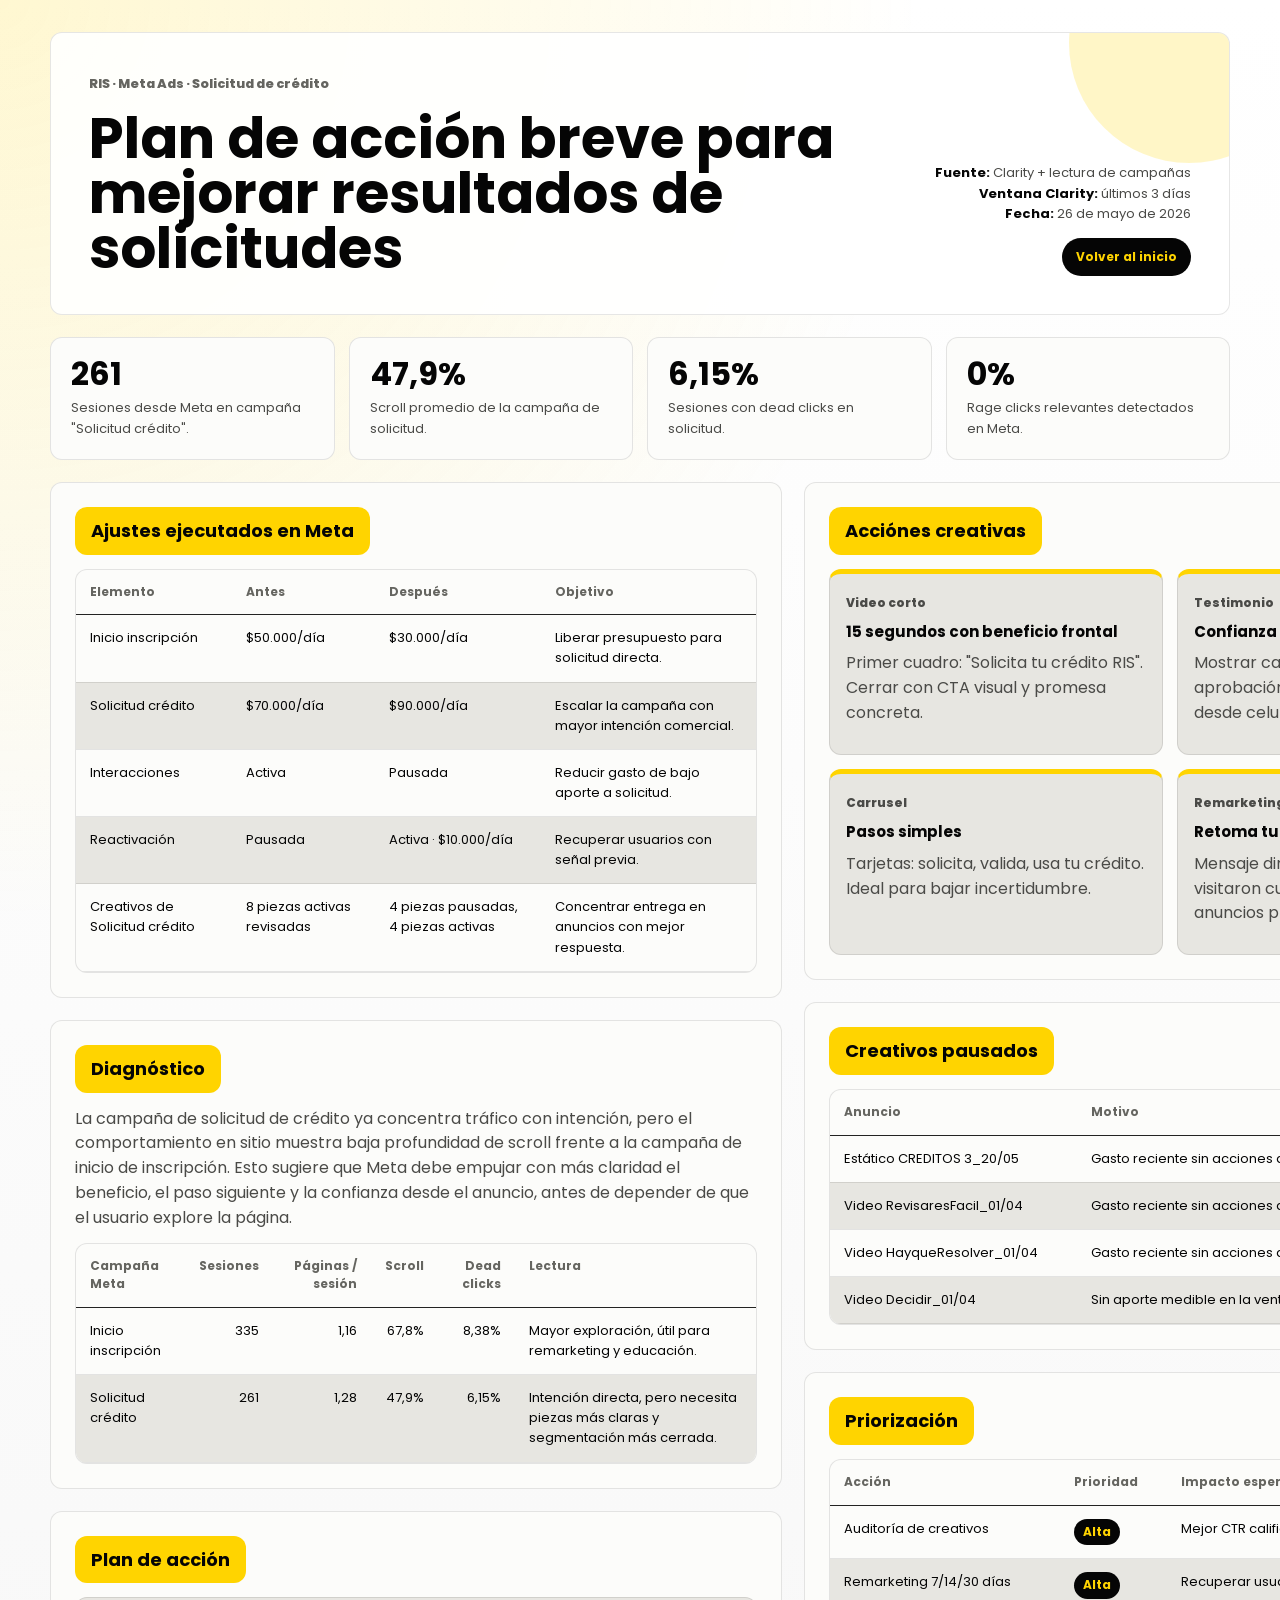
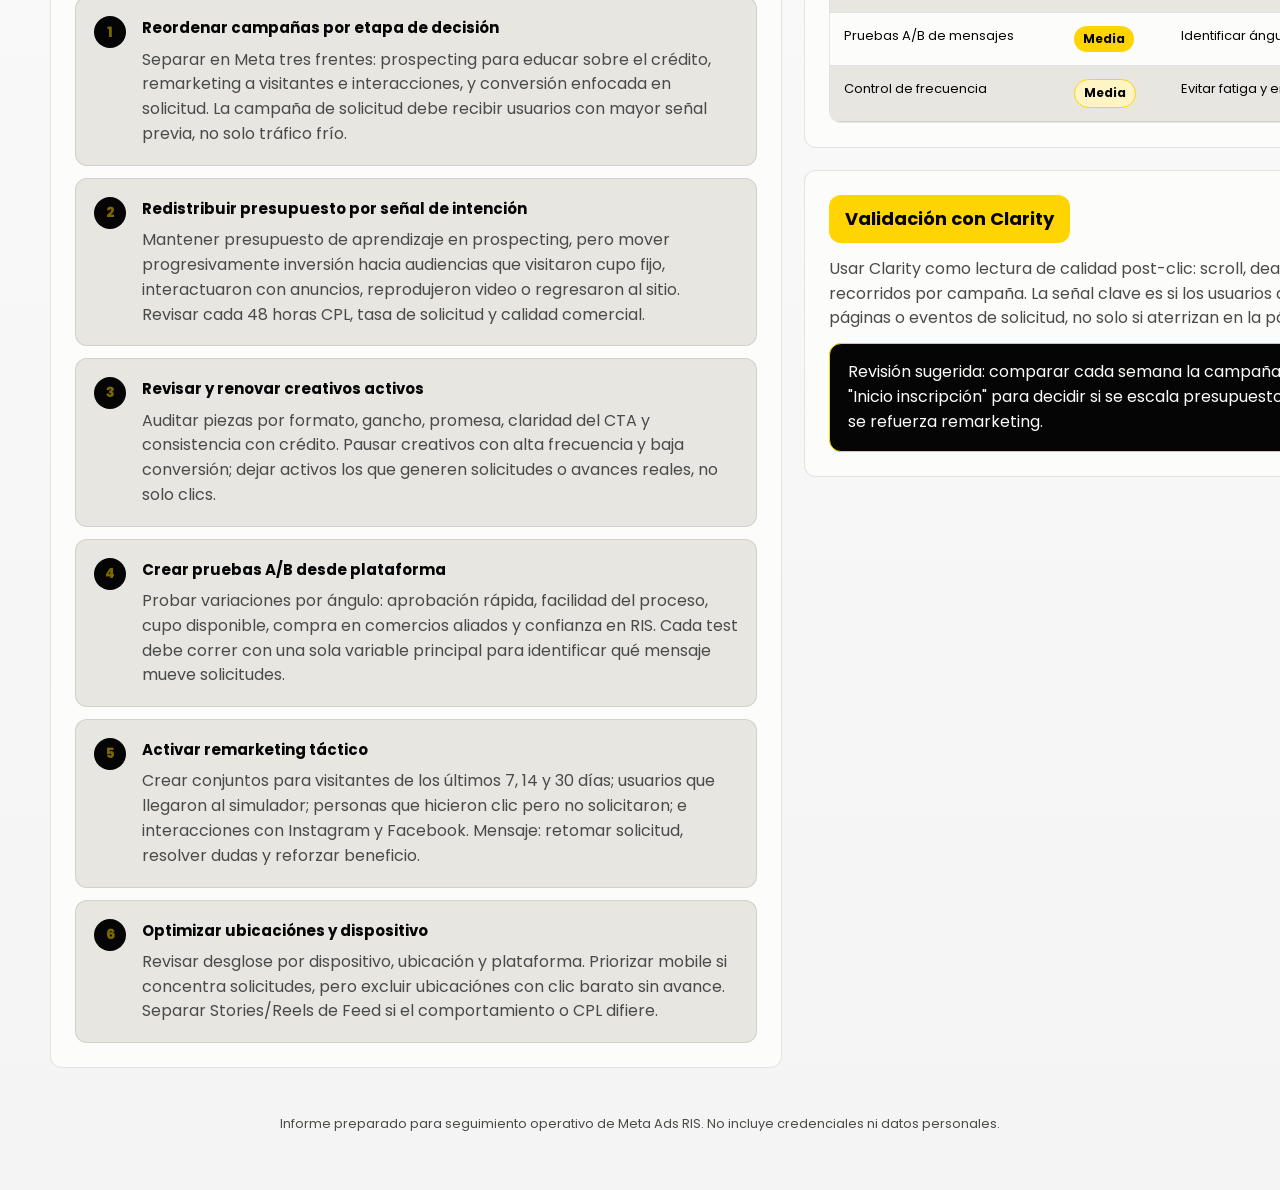
<file: ris-meta-credit-action-plan.html>
<!DOCTYPE html>
<html lang="es">
<head>
  <meta charset="UTF-8" />
  <meta name="viewport" content="width=device-width, initial-scale=1.0" />
  <title>RIS - Plan de acción Meta Ads</title>
<link rel="stylesheet" href="assets/css/adcom-tokens.css">
  <link rel="preconnect" href="https://fonts.googleapis.com">
  <link rel="preconnect" href="https://fonts.gstatic.com" crossorigin>
  <link href="https://fonts.googleapis.com/css2?family=Poppins:wght@300;400;500;600;700;800&display=swap" rel="stylesheet">
  <style>
    :root {
      --yellow: #ffd400;
      --black: #050505;
      --white: #fcfcfa;
      --gray: var(--fg-secondary);
      --soft: var(--sunken);
      --line: rgba(17, 17, 17, .1);
      --green: var(--pos);
      --amber: #f59e0b;
      --red: var(--neg);

      --shadow: none
    }

    * { box-sizing: border-box; margin: 0; padding: 0 }

    body {
      font-family: 'Poppins', sans-serif;
      background:
        radial-gradient(circle at top left, rgba(255, 212, 0, .18), transparent 30%),
        linear-gradient(180deg, #ffffff 0%, #f4f4f4 100%);
      color: var(--black);
      line-height: 1.55;
      padding: 32px 22px 56px
    }

    .page {
      max-width: 1180px;
      margin: 0 auto
    }

    header {
      background: rgba(255, 255, 255, .9);
      border: 1px solid var(--line);
      border-radius: var(--radius);
      box-shadow: var(--shadow);
      padding: 38px;
      margin-bottom: 22px;
      display: grid;
      grid-template-columns: 1fr auto;
      gap: 20px;
      align-items: end;
      overflow: hidden;
      position: relative
    }

    header::after {
      content: "";
      position: absolute;
      width: 240px;
      height: 240px;
      border-radius: 50%;
      right: -80px;
      top: -110px;
      background: rgba(255, 212, 0, .22)
    }

    .eyebrow {
      display: inline-flex;
      align-items: center;
      font-weight: 800;
      margin-bottom: 18px;
      position: relative;
      z-index: 1;color:var(--fg-muted);font-size:var(--fs-body-min)}

    h1 {
      font-size: clamp(32px, 5vw, 56px);
      line-height: .98;
      max-width: 760px;
      position: relative;
      z-index: 1
    }

    .header-meta {
      text-align: right;
      color: var(--gray);
      font-size: 13px;
      min-width: 220px;
      position: relative;
      z-index: 1
    }

    .header-meta strong {
      color: var(--black)
    }

    .back-link {
      display: inline-flex;
      align-items: center;
      justify-content: center;
      margin-top: 14px;
      padding: 10px 14px;
      border-radius: 999px;
      background: var(--black);
      color:var(--accent);
      text-decoration: none;
      font-weight: 700;
      font-size: 12px
    }

    .summary {
      display: grid;
      grid-template-columns: repeat(4, minmax(0, 1fr));
      gap: 14px;
      margin-bottom: 22px
    }

    .metric {
      background: var(--white);
      border: 1px solid var(--line);
      border-radius: var(--radius);
      padding: 20px;
      min-height: 120px;
      box-shadow: none
    }

    .metric strong {
      display: block;
      color: var(--black);
      font-size: 32px;
      line-height: 1;
      margin-bottom: 8px
    }

    .metric span {
      display: block;
      color: var(--gray);
      font-size: 13px
    }

    .grid {
      display: grid;
      grid-template-columns: 1.1fr .9fr;
      gap: 22px;
      align-items: start
    }

    section {
      background: var(--white);
      border: 1px solid var(--line);
      border-radius: var(--radius);
      box-shadow: none;
      padding: 24px;
      margin-bottom: 22px
    }

    h2 {
      color: var(--black);
      font-size: 18px;
      margin-bottom: 14px;
      padding: 10px 16px;
      border-radius: var(--radius);
      background: var(--yellow);
      display: inline-flex
    }

    h3 {
      color: var(--black);
      font-size: 15px;
      margin-bottom: 8px
    }

    p {
      color: var(--gray);
      margin-bottom: 12px
    }

    .table-wrap {
      overflow-x: auto;
      border: 1px solid var(--line);
      border-radius: var(--radius);
      background: var(--white)
    }

    table {
      width: 100%;
      border-collapse: collapse;
      min-width: 680px;
      font-size: 13px
    }

    th, td {
      border-bottom: 1px solid var(--line);
      padding: 13px 14px;
      text-align: left;
      vertical-align: top
    }

    th {
      font-size: 12px;color:var(--fg-muted);border-bottom:1px solid var(--rule-strong)}

    tr:nth-child(even) td {
      background: var(--soft)
    }

    .right { text-align: right }

    .tag {
      display: inline-block;
      border-radius: 999px;
      padding: 4px 9px;
      font-size: 12px;
      font-weight: 700;
      white-space: nowrap
    }

    .tag.green { background: var(--black); color:var(--accent)}
    .tag.amber { background: #fff4c4; color: var(--black); border: 1px solid var(--yellow) }
    .tag.blue { background: var(--yellow); color: var(--black) }
    .tag.red { background: #fee2e2; color: #991b1b }

    .action-list {
      display: grid;
      gap: 12px
    }

    .action {
      border: 1px solid var(--line);
      border-radius: var(--radius);
      padding: 18px;
      display: grid;
      grid-template-columns: 36px 1fr;
      gap: 12px;
      background: var(--soft)}

    .num {
      width: 32px;
      height: 32px;
      border-radius: 50%;
      display: grid;
      place-items: center;
      color:var(--accent-fg);
      background: var(--black);
      font-weight: 800;
      font-size: 14px
    }

    .action p { margin: 0 }

    .creative-grid {
      display: grid;
      grid-template-columns: repeat(2, minmax(0, 1fr));
      gap: 14px
    }

    .creative {
      border: 1px solid var(--line);
      border-radius: var(--radius);
      padding: 16px;
      background: var(--soft);
      border-top: 5px solid var(--yellow)
    }

    .creative small {
      display: inline-block;
      color: var(--gray);
      font-weight: 800;
      margin-bottom: 8px
    }

    .note {
      background: var(--black);
      padding: 16px 18px;
      color: var(--white);
      border-radius: var(--radius);
      font-weight: 400;border:1px solid var(--yellow)}

    footer {
      color: var(--gray);
      font-size:var(--fs-body-min);
      text-align: center;
      margin-top: 24px
    }

    @media (max-width: 900px) {
      header, .grid { grid-template-columns: 1fr }
      .header-meta { text-align: left }
      .summary { grid-template-columns: repeat(2, minmax(0, 1fr)) }
      .creative-grid { grid-template-columns: 1fr }
    }

    @media (max-width: 560px) {
      body { padding: 18px 12px 36px }
      header, section { padding: 18px }
      .summary { grid-template-columns: 1fr }
    }
  
/* @movil:inicio */
/* Colapso para telefono. Se escribe solo para los contenedores
   que MIDIERON desbordamiento a 390px, no para todas las
   rejillas del documento. El escritorio no se toca. */
@media (max-width:560px){
  .action{grid-template-columns:minmax(0,1fr)}
}
/* @movil:fin */
</style>
</head>
<body>
  <main class="page">
    <header>
      <div>
        <div class="eyebrow">RIS · Meta Ads · Solicitud de crédito</div>
        <h1>Plan de acción breve para mejorar resultados de solicitudes</h1>
      </div>
      <div class="header-meta">
        <strong>Fuente:</strong> Clarity + lectura de campañas<br />
        <strong>Ventana Clarity:</strong> últimos 3 días<br />
        <strong>Fecha:</strong> 26 de mayo de 2026
        <br />
        <a class="back-link" href="./index.html">Volver al inicio</a>
      </div>
    </header>

    <div class="summary">
      <article class="metric">
        <strong>261</strong>
        <span>Sesiones desde Meta en campaña "Solicitud crédito".</span>
      </article>
      <article class="metric">
        <strong>47,9%</strong>
        <span>Scroll promedio de la campaña de solicitud.</span>
      </article>
      <article class="metric">
        <strong>6,15%</strong>
        <span>Sesiones con dead clicks en solicitud.</span>
      </article>
      <article class="metric">
        <strong>0%</strong>
        <span>Rage clicks relevantes detectados en Meta.</span>
      </article>
    </div>

    <div class="grid">
      <div>
        <section>
          <h2>Ajustes ejecutados en Meta</h2>
          <div class="table-wrap">
            <table>
              <thead>
                <tr>
                  <th>Elemento</th>
                  <th>Antes</th>
                  <th>Después</th>
                  <th>Objetivo</th>
                </tr>
              </thead>
              <tbody>
                <tr>
                  <td>Inicio inscripción</td>
                  <td>$50.000/día</td>
                  <td>$30.000/día</td>
                  <td>Liberar presupuesto para solicitud directa.</td>
                </tr>
                <tr>
                  <td>Solicitud crédito</td>
                  <td>$70.000/día</td>
                  <td>$90.000/día</td>
                  <td>Escalar la campaña con mayor intención comercial.</td>
                </tr>
                <tr>
                  <td>Interacciones</td>
                  <td>Activa</td>
                  <td>Pausada</td>
                  <td>Reducir gasto de bajo aporte a solicitud.</td>
                </tr>
                <tr>
                  <td>Reactivación</td>
                  <td>Pausada</td>
                  <td>Activa · $10.000/día</td>
                  <td>Recuperar usuarios con señal previa.</td>
                </tr>
                <tr>
                  <td>Creativos de Solicitud crédito</td>
                  <td>8 piezas activas revisadas</td>
                  <td>4 piezas pausadas, 4 piezas activas</td>
                  <td>Concentrar entrega en anuncios con mejor respuesta.</td>
                </tr>
              </tbody>
            </table>
          </div>
        </section>

        <section>
          <h2>Diagnóstico</h2>
          <p>
            La campaña de solicitud de crédito ya concentra tráfico con intención, pero el comportamiento
            en sitio muestra baja profundidad de scroll frente a la campaña de inicio de inscripción.
            Esto sugiere que Meta debe empujar con más claridad el beneficio, el paso siguiente y la
            confianza desde el anuncio, antes de depender de que el usuario explore la página.
          </p>
          <div class="table-wrap">
            <table>
              <thead>
                <tr>
                  <th>Campaña Meta</th>
                  <th class="right">Sesiones</th>
                  <th class="right">Páginas / sesión</th>
                  <th class="right">Scroll</th>
                  <th class="right">Dead clicks</th>
                  <th>Lectura</th>
                </tr>
              </thead>
              <tbody>
                <tr>
                  <td>Inicio inscripción</td>
                  <td class="right">335</td>
                  <td class="right">1,16</td>
                  <td class="right">67,8%</td>
                  <td class="right">8,38%</td>
                  <td>Mayor exploración, útil para remarketing y educación.</td>
                </tr>
                <tr>
                  <td>Solicitud crédito</td>
                  <td class="right">261</td>
                  <td class="right">1,28</td>
                  <td class="right">47,9%</td>
                  <td class="right">6,15%</td>
                  <td>Intención directa, pero necesita piezas más claras y segmentación más cerrada.</td>
                </tr>
              </tbody>
            </table>
          </div>
        </section>

        <section>
          <h2>Plan de acción</h2>
          <div class="action-list">
            <article class="action">
              <div class="num">1</div>
              <div>
                <h3>Reordenar campañas por etapa de decisión</h3>
                <p>
                  Separar en Meta tres frentes: prospecting para educar sobre el crédito, remarketing a
                  visitantes e interacciones, y conversión enfocada en solicitud. La campaña de solicitud
                  debe recibir usuarios con mayor señal previa, no solo tráfico frío.
                </p>
              </div>
            </article>
            <article class="action">
              <div class="num">2</div>
              <div>
                <h3>Redistribuir presupuesto por señal de intención</h3>
                <p>
                  Mantener presupuesto de aprendizaje en prospecting, pero mover progresivamente inversión
                  hacia audiencias que visitaron cupo fijo, interactuaron con anuncios, reprodujeron video
                  o regresaron al sitio. Revisar cada 48 horas CPL, tasa de solicitud y calidad comercial.
                </p>
              </div>
            </article>
            <article class="action">
              <div class="num">3</div>
              <div>
                <h3>Revisar y renovar creativos activos</h3>
                <p>
                  Auditar piezas por formato, gancho, promesa, claridad del CTA y consistencia con crédito.
                  Pausar creativos con alta frecuencia y baja conversión; dejar activos los que generen
                  solicitudes o avances reales, no solo clics.
                </p>
              </div>
            </article>
            <article class="action">
              <div class="num">4</div>
              <div>
                <h3>Crear pruebas A/B desde plataforma</h3>
                <p>
                  Probar variaciones por ángulo: aprobación rápida, facilidad del proceso, cupo disponible,
                  compra en comercios aliados y confianza en RIS. Cada test debe correr con una sola variable
                  principal para identificar qué mensaje mueve solicitudes.
                </p>
              </div>
            </article>
            <article class="action">
              <div class="num">5</div>
              <div>
                <h3>Activar remarketing táctico</h3>
                <p>
                  Crear conjuntos para visitantes de los últimos 7, 14 y 30 días; usuarios que llegaron al
                  simulador; personas que hicieron clic pero no solicitaron; e interacciones con Instagram
                  y Facebook. Mensaje: retomar solicitud, resolver dudas y reforzar beneficio.
                </p>
              </div>
            </article>
            <article class="action">
              <div class="num">6</div>
              <div>
                <h3>Optimizar ubicaciónes y dispositivo</h3>
                <p>
                  Revisar desglose por dispositivo, ubicación y plataforma. Priorizar mobile si concentra
                  solicitudes, pero excluir ubicaciónes con clic barato sin avance. Separar Stories/Reels
                  de Feed si el comportamiento o CPL difiere.
                </p>
              </div>
            </article>
          </div>
        </section>
      </div>

      <aside>
        <section>
          <h2>Acciónes creativas</h2>
          <div class="creative-grid">
            <article class="creative">
              <small>Video corto</small>
              <h3>15 segundos con beneficio frontal</h3>
              <p>Primer cuadro: "Solicita tu crédito RIS". Cerrar con CTA visual y promesa concreta.</p>
            </article>
            <article class="creative">
              <small>Testimonio</small>
              <h3>Confianza y uso real</h3>
              <p>Mostrar caso de uso: compra, aprobación o facilidad del proceso desde celular.</p>
            </article>
            <article class="creative">
              <small>Carrusel</small>
              <h3>Pasos simples</h3>
              <p>Tarjetas: solicita, valida, usa tu crédito. Ideal para bajar incertidumbre.</p>
            </article>
            <article class="creative">
              <small>Remarketing</small>
              <h3>Retoma tu solicitud</h3>
              <p>Mensaje directo para quienes ya visitaron cupo fijo o hicieron clic en anuncios previos.</p>
            </article>
          </div>
        </section>

        <section>
          <h2>Creativos pausados</h2>
          <div class="table-wrap">
            <table>
              <thead>
                <tr>
                  <th>Anuncio</th>
                  <th>Motivo</th>
                </tr>
              </thead>
              <tbody>
                <tr>
                  <td>Estático CREDITOS 3_20/05</td>
                  <td>Gasto reciente sin acciones de conversión registradas.</td>
                </tr>
                <tr>
                  <td>Video RevisaresFacil_01/04</td>
                  <td>Gasto reciente sin acciones de conversión registradas.</td>
                </tr>
                <tr>
                  <td>Video HayqueResolver_01/04</td>
                  <td>Gasto reciente sin acciones de conversión registradas.</td>
                </tr>
                <tr>
                  <td>Video Decidir_01/04</td>
                  <td>Sin aporte medible en la ventana revisada.</td>
                </tr>
              </tbody>
            </table>
          </div>
        </section>

        <section>
          <h2>Priorización</h2>
          <div class="table-wrap">
            <table>
              <thead>
                <tr>
                  <th>Acción</th>
                  <th>Prioridad</th>
                  <th>Impacto esperado</th>
                </tr>
              </thead>
              <tbody>
                <tr>
                  <td>Auditoría de creativos</td>
                  <td><span class="tag green">Alta</span></td>
                  <td>Mejor CTR calificado y tasa de solicitud.</td>
                </tr>
                <tr>
                  <td>Remarketing 7/14/30 días</td>
                  <td><span class="tag green">Alta</span></td>
                  <td>Recuperar usuarios con intención previa.</td>
                </tr>
                <tr>
                  <td>Pruebas A/B de mensajes</td>
                  <td><span class="tag blue">Media</span></td>
                  <td>Identificar ángulo ganador.</td>
                </tr>
                <tr>
                  <td>Control de frecuencia</td>
                  <td><span class="tag amber">Media</span></td>
                  <td>Evitar fatiga y encarecimiento.</td>
                </tr>
              </tbody>
            </table>
          </div>
        </section>

        <section>
          <h2>Validación con Clarity</h2>
          <p>
            Usar Clarity como lectura de calidad post-clic: scroll, dead clicks, quickbacks y recorridos por
            campaña. La señal clave es si los usuarios de Meta avanzan hacia páginas o eventos de solicitud,
            no solo si aterrizan en la página.
          </p>
          <div class="note">
            Revisión sugerida: comparar cada semana la campaña "Solicitud crédito" contra "Inicio inscripción"
            para decidir si se escala presupuesto, se cambia creatividad o se refuerza remarketing.
          </div>
        </section>
      </aside>
    </div>

    <footer>
      Informe preparado para seguimiento operativo de Meta Ads RIS. No incluye credenciales ni datos personales.
    </footer>
  </main>
</body>
</html>
</file>
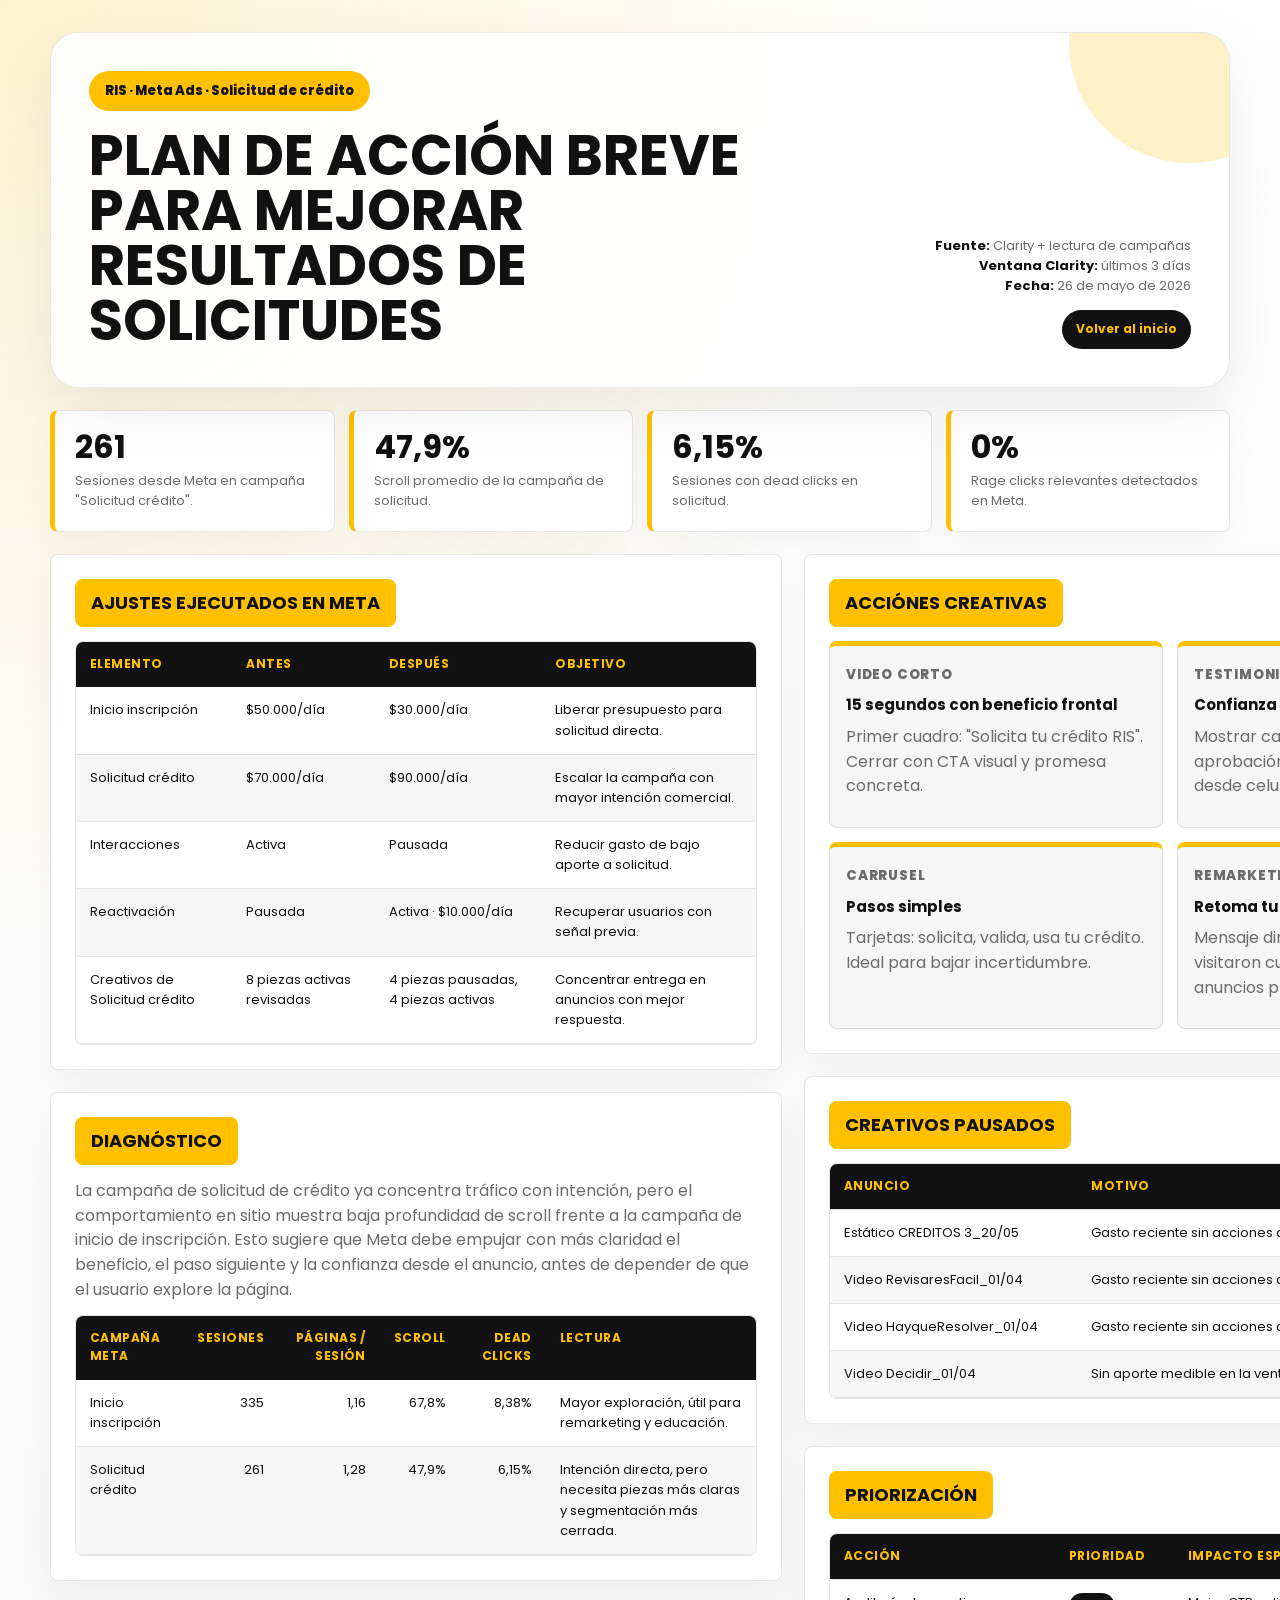
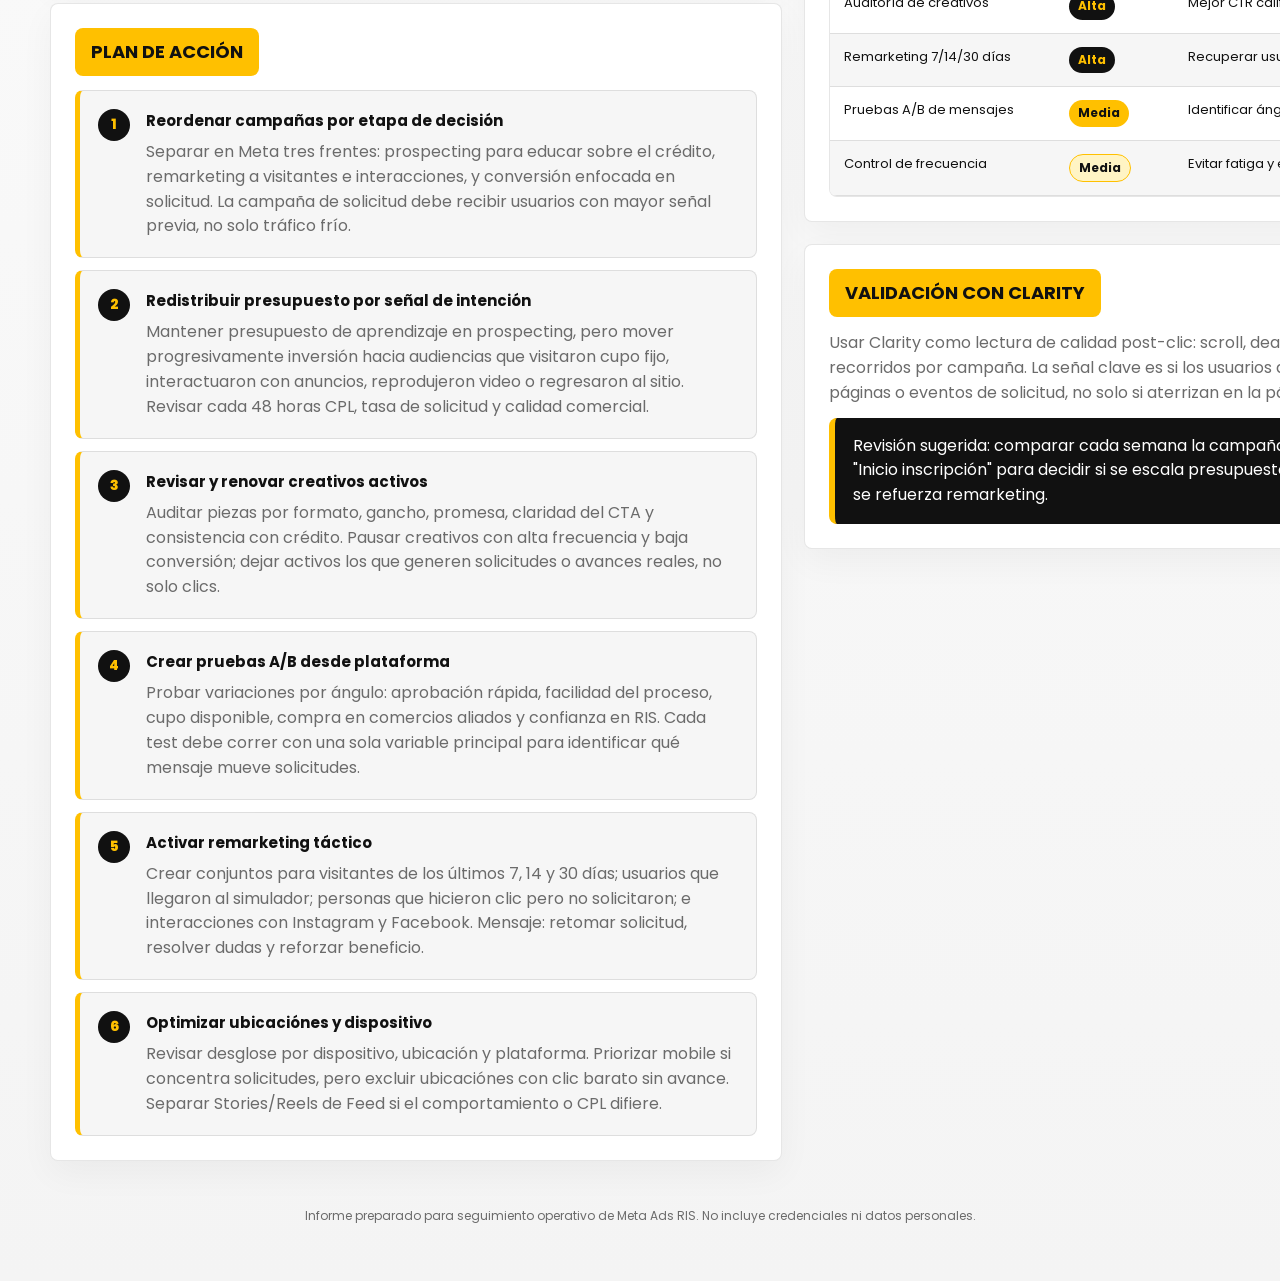
<file: ris_meta_credit_action_plan.html>
﻿<!DOCTYPE html>
<html lang="es">
<head>
  <meta charset="UTF-8" />
  <meta name="viewport" content="width=device-width, initial-scale=1.0" />
  <title>RIS - Plan de acción Meta Ads</title>
  <link rel="preconnect" href="https://fonts.googleapis.com">
  <link rel="preconnect" href="https://fonts.gstatic.com" crossorigin>
  <link href="https://fonts.googleapis.com/css2?family=Poppins:wght@300;400;500;600;700;800&display=swap" rel="stylesheet">
  <style>
    :root {
      --yellow: #FFC000;
      --black: #111111;
      --white: #ffffff;
      --gray: #6b6b6b;
      --soft: #f6f6f6;
      --line: rgba(17, 17, 17, .1);
      --green: #16a34a;
      --amber: #f59e0b;
      --red: #dc2626;
      --radius: 8px;
      --shadow: 0 20px 60px rgba(0, 0, 0, .08);
    }

    * { box-sizing: border-box; margin: 0; padding: 0; }

    body {
      font-family: 'Poppins', sans-serif;
      background:
        radial-gradient(circle at top left, rgba(255, 192, 0, .18), transparent 30%),
        linear-gradient(180deg, #ffffff 0%, #f4f4f4 100%);
      color: var(--black);
      line-height: 1.55;
      padding: 32px 22px 56px;
    }

    .page {
      max-width: 1180px;
      margin: 0 auto;
    }

    header {
      background: rgba(255, 255, 255, .9);
      border: 1px solid var(--line);
      border-radius: 28px;
      box-shadow: var(--shadow);
      padding: 38px;
      margin-bottom: 22px;
      display: grid;
      grid-template-columns: 1fr auto;
      gap: 20px;
      align-items: end;
      overflow: hidden;
      position: relative;
    }

    header::after {
      content: "";
      position: absolute;
      width: 240px;
      height: 240px;
      border-radius: 50%;
      right: -80px;
      top: -110px;
      background: rgba(255, 192, 0, .22);
    }

    .eyebrow {
      display: inline-flex;
      align-items: center;
      background: var(--yellow);
      color: var(--black);
      border-radius: 999px;
      font-size: 13px;
      font-weight: 800;
      padding: 10px 16px;
      margin-bottom: 18px;
      position: relative;
      z-index: 1;
    }

    h1 {
      font-size: clamp(32px, 5vw, 56px);
      line-height: .98;
      text-transform: uppercase;
      max-width: 760px;
      position: relative;
      z-index: 1;
    }

    .header-meta {
      text-align: right;
      color: var(--gray);
      font-size: 13px;
      min-width: 220px;
      position: relative;
      z-index: 1;
    }

    .header-meta strong {
      color: var(--black);
    }

    .back-link {
      display: inline-flex;
      align-items: center;
      justify-content: center;
      margin-top: 14px;
      padding: 10px 14px;
      border-radius: 999px;
      background: var(--black);
      color: var(--yellow);
      text-decoration: none;
      font-weight: 700;
      font-size: 12px;
    }

    .summary {
      display: grid;
      grid-template-columns: repeat(4, minmax(0, 1fr));
      gap: 14px;
      margin-bottom: 22px;
    }

    .metric {
      background: var(--white);
      border: 1px solid var(--line);
      border-radius: var(--radius);
      border-left: 5px solid var(--yellow);
      padding: 20px;
      min-height: 120px;
      box-shadow: 0 12px 35px rgba(0, 0, 0, .045);
    }

    .metric strong {
      display: block;
      color: var(--black);
      font-size: 32px;
      line-height: 1;
      margin-bottom: 8px;
    }

    .metric span {
      display: block;
      color: var(--gray);
      font-size: 13px;
    }

    .grid {
      display: grid;
      grid-template-columns: 1.1fr .9fr;
      gap: 22px;
      align-items: start;
    }

    section {
      background: var(--white);
      border: 1px solid var(--line);
      border-radius: var(--radius);
      box-shadow: 0 12px 35px rgba(0, 0, 0, .045);
      padding: 24px;
      margin-bottom: 22px;
    }

    h2 {
      color: var(--black);
      font-size: 18px;
      margin-bottom: 14px;
      padding: 10px 16px;
      border-radius: var(--radius);
      background: var(--yellow);
      display: inline-flex;
      text-transform: uppercase;
    }

    h3 {
      color: var(--black);
      font-size: 15px;
      margin-bottom: 8px;
    }

    p {
      color: var(--gray);
      margin-bottom: 12px;
    }

    .table-wrap {
      overflow-x: auto;
      border: 1px solid var(--line);
      border-radius: var(--radius);
      background: var(--white);
    }

    table {
      width: 100%;
      border-collapse: collapse;
      min-width: 680px;
      font-size: 13px;
    }

    th, td {
      border-bottom: 1px solid var(--line);
      padding: 13px 14px;
      text-align: left;
      vertical-align: top;
    }

    th {
      color: var(--yellow);
      background: var(--black);
      font-size: 12px;
      text-transform: uppercase;
      letter-spacing: .04em;
    }

    tr:nth-child(even) td {
      background: var(--soft);
    }

    .right { text-align: right; }

    .tag {
      display: inline-block;
      border-radius: 999px;
      padding: 4px 9px;
      font-size: 12px;
      font-weight: 700;
      white-space: nowrap;
    }

    .tag.green { background: var(--black); color: var(--yellow); }
    .tag.amber { background: #fff4c4; color: var(--black); border: 1px solid var(--yellow); }
    .tag.blue { background: var(--yellow); color: var(--black); }
    .tag.red { background: #fee2e2; color: #991b1b; }

    .action-list {
      display: grid;
      gap: 12px;
    }

    .action {
      border: 1px solid var(--line);
      border-radius: var(--radius);
      padding: 18px;
      display: grid;
      grid-template-columns: 36px 1fr;
      gap: 12px;
      background: var(--soft);
      border-left: 5px solid var(--yellow);
    }

    .num {
      width: 32px;
      height: 32px;
      border-radius: 50%;
      display: grid;
      place-items: center;
      color: var(--yellow);
      background: var(--black);
      font-weight: 800;
      font-size: 14px;
    }

    .action p { margin: 0; }

    .creative-grid {
      display: grid;
      grid-template-columns: repeat(2, minmax(0, 1fr));
      gap: 14px;
    }

    .creative {
      border: 1px solid var(--line);
      border-radius: var(--radius);
      padding: 16px;
      background: var(--soft);
      border-top: 5px solid var(--yellow);
    }

    .creative small {
      display: inline-block;
      color: var(--gray);
      font-weight: 800;
      text-transform: uppercase;
      letter-spacing: .06em;
      margin-bottom: 8px;
    }

    .note {
      border-left: 6px solid var(--yellow);
      background: var(--black);
      padding: 16px 18px;
      color: var(--white);
      border-radius: var(--radius);
      font-weight: 400;
    }

    footer {
      color: var(--gray);
      font-size: 12px;
      text-align: center;
      margin-top: 24px;
    }

    @media (max-width: 900px) {
      header, .grid { grid-template-columns: 1fr; }
      .header-meta { text-align: left; }
      .summary { grid-template-columns: repeat(2, minmax(0, 1fr)); }
      .creative-grid { grid-template-columns: 1fr; }
    }

    @media (max-width: 560px) {
      body { padding: 18px 12px 36px; }
      header, section { padding: 18px; }
      .summary { grid-template-columns: 1fr; }
    }
  </style>
</head>
<body>
  <main class="page">
    <header>
      <div>
        <div class="eyebrow">RIS · Meta Ads · Solicitud de crédito</div>
        <h1>Plan de acción breve para mejorar resultados de solicitudes</h1>
      </div>
      <div class="header-meta">
        <strong>Fuente:</strong> Clarity + lectura de campañas<br />
        <strong>Ventana Clarity:</strong> últimos 3 días<br />
        <strong>Fecha:</strong> 26 de mayo de 2026
        <br />
        <a class="back-link" href="./index.html">Volver al inicio</a>
      </div>
    </header>

    <div class="summary">
      <article class="metric">
        <strong>261</strong>
        <span>Sesiones desde Meta en campaña "Solicitud crédito".</span>
      </article>
      <article class="metric">
        <strong>47,9%</strong>
        <span>Scroll promedio de la campaña de solicitud.</span>
      </article>
      <article class="metric">
        <strong>6,15%</strong>
        <span>Sesiones con dead clicks en solicitud.</span>
      </article>
      <article class="metric">
        <strong>0%</strong>
        <span>Rage clicks relevantes detectados en Meta.</span>
      </article>
    </div>

    <div class="grid">
      <div>
        <section>
          <h2>Ajustes ejecutados en Meta</h2>
          <div class="table-wrap">
            <table>
              <thead>
                <tr>
                  <th>Elemento</th>
                  <th>Antes</th>
                  <th>Después</th>
                  <th>Objetivo</th>
                </tr>
              </thead>
              <tbody>
                <tr>
                  <td>Inicio inscripción</td>
                  <td>$50.000/día</td>
                  <td>$30.000/día</td>
                  <td>Liberar presupuesto para solicitud directa.</td>
                </tr>
                <tr>
                  <td>Solicitud crédito</td>
                  <td>$70.000/día</td>
                  <td>$90.000/día</td>
                  <td>Escalar la campaña con mayor intención comercial.</td>
                </tr>
                <tr>
                  <td>Interacciones</td>
                  <td>Activa</td>
                  <td>Pausada</td>
                  <td>Reducir gasto de bajo aporte a solicitud.</td>
                </tr>
                <tr>
                  <td>Reactivación</td>
                  <td>Pausada</td>
                  <td>Activa · $10.000/día</td>
                  <td>Recuperar usuarios con señal previa.</td>
                </tr>
                <tr>
                  <td>Creativos de Solicitud crédito</td>
                  <td>8 piezas activas revisadas</td>
                  <td>4 piezas pausadas, 4 piezas activas</td>
                  <td>Concentrar entrega en anuncios con mejor respuesta.</td>
                </tr>
              </tbody>
            </table>
          </div>
        </section>

        <section>
          <h2>Diagnóstico</h2>
          <p>
            La campaña de solicitud de crédito ya concentra tráfico con intención, pero el comportamiento
            en sitio muestra baja profundidad de scroll frente a la campaña de inicio de inscripción.
            Esto sugiere que Meta debe empujar con más claridad el beneficio, el paso siguiente y la
            confianza desde el anuncio, antes de depender de que el usuario explore la página.
          </p>
          <div class="table-wrap">
            <table>
              <thead>
                <tr>
                  <th>Campaña Meta</th>
                  <th class="right">Sesiones</th>
                  <th class="right">Páginas / sesión</th>
                  <th class="right">Scroll</th>
                  <th class="right">Dead clicks</th>
                  <th>Lectura</th>
                </tr>
              </thead>
              <tbody>
                <tr>
                  <td>Inicio inscripción</td>
                  <td class="right">335</td>
                  <td class="right">1,16</td>
                  <td class="right">67,8%</td>
                  <td class="right">8,38%</td>
                  <td>Mayor exploración, útil para remarketing y educación.</td>
                </tr>
                <tr>
                  <td>Solicitud crédito</td>
                  <td class="right">261</td>
                  <td class="right">1,28</td>
                  <td class="right">47,9%</td>
                  <td class="right">6,15%</td>
                  <td>Intención directa, pero necesita piezas más claras y segmentación más cerrada.</td>
                </tr>
              </tbody>
            </table>
          </div>
        </section>

        <section>
          <h2>Plan de acción</h2>
          <div class="action-list">
            <article class="action">
              <div class="num">1</div>
              <div>
                <h3>Reordenar campañas por etapa de decisión</h3>
                <p>
                  Separar en Meta tres frentes: prospecting para educar sobre el crédito, remarketing a
                  visitantes e interacciones, y conversión enfocada en solicitud. La campaña de solicitud
                  debe recibir usuarios con mayor señal previa, no solo tráfico frío.
                </p>
              </div>
            </article>
            <article class="action">
              <div class="num">2</div>
              <div>
                <h3>Redistribuir presupuesto por señal de intención</h3>
                <p>
                  Mantener presupuesto de aprendizaje en prospecting, pero mover progresivamente inversión
                  hacia audiencias que visitaron cupo fijo, interactuaron con anuncios, reprodujeron video
                  o regresaron al sitio. Revisar cada 48 horas CPL, tasa de solicitud y calidad comercial.
                </p>
              </div>
            </article>
            <article class="action">
              <div class="num">3</div>
              <div>
                <h3>Revisar y renovar creativos activos</h3>
                <p>
                  Auditar piezas por formato, gancho, promesa, claridad del CTA y consistencia con crédito.
                  Pausar creativos con alta frecuencia y baja conversión; dejar activos los que generen
                  solicitudes o avances reales, no solo clics.
                </p>
              </div>
            </article>
            <article class="action">
              <div class="num">4</div>
              <div>
                <h3>Crear pruebas A/B desde plataforma</h3>
                <p>
                  Probar variaciones por ángulo: aprobación rápida, facilidad del proceso, cupo disponible,
                  compra en comercios aliados y confianza en RIS. Cada test debe correr con una sola variable
                  principal para identificar qué mensaje mueve solicitudes.
                </p>
              </div>
            </article>
            <article class="action">
              <div class="num">5</div>
              <div>
                <h3>Activar remarketing táctico</h3>
                <p>
                  Crear conjuntos para visitantes de los últimos 7, 14 y 30 días; usuarios que llegaron al
                  simulador; personas que hicieron clic pero no solicitaron; e interacciones con Instagram
                  y Facebook. Mensaje: retomar solicitud, resolver dudas y reforzar beneficio.
                </p>
              </div>
            </article>
            <article class="action">
              <div class="num">6</div>
              <div>
                <h3>Optimizar ubicaciónes y dispositivo</h3>
                <p>
                  Revisar desglose por dispositivo, ubicación y plataforma. Priorizar mobile si concentra
                  solicitudes, pero excluir ubicaciónes con clic barato sin avance. Separar Stories/Reels
                  de Feed si el comportamiento o CPL difiere.
                </p>
              </div>
            </article>
          </div>
        </section>
      </div>

      <aside>
        <section>
          <h2>Acciónes creativas</h2>
          <div class="creative-grid">
            <article class="creative">
              <small>Video corto</small>
              <h3>15 segundos con beneficio frontal</h3>
              <p>Primer cuadro: "Solicita tu crédito RIS". Cerrar con CTA visual y promesa concreta.</p>
            </article>
            <article class="creative">
              <small>Testimonio</small>
              <h3>Confianza y uso real</h3>
              <p>Mostrar caso de uso: compra, aprobación o facilidad del proceso desde celular.</p>
            </article>
            <article class="creative">
              <small>Carrusel</small>
              <h3>Pasos simples</h3>
              <p>Tarjetas: solicita, valida, usa tu crédito. Ideal para bajar incertidumbre.</p>
            </article>
            <article class="creative">
              <small>Remarketing</small>
              <h3>Retoma tu solicitud</h3>
              <p>Mensaje directo para quienes ya visitaron cupo fijo o hicieron clic en anuncios previos.</p>
            </article>
          </div>
        </section>

        <section>
          <h2>Creativos pausados</h2>
          <div class="table-wrap">
            <table>
              <thead>
                <tr>
                  <th>Anuncio</th>
                  <th>Motivo</th>
                </tr>
              </thead>
              <tbody>
                <tr>
                  <td>Estático CREDITOS 3_20/05</td>
                  <td>Gasto reciente sin acciones de conversión registradas.</td>
                </tr>
                <tr>
                  <td>Video RevisaresFacil_01/04</td>
                  <td>Gasto reciente sin acciones de conversión registradas.</td>
                </tr>
                <tr>
                  <td>Video HayqueResolver_01/04</td>
                  <td>Gasto reciente sin acciones de conversión registradas.</td>
                </tr>
                <tr>
                  <td>Video Decidir_01/04</td>
                  <td>Sin aporte medible en la ventana revisada.</td>
                </tr>
              </tbody>
            </table>
          </div>
        </section>

        <section>
          <h2>Priorización</h2>
          <div class="table-wrap">
            <table>
              <thead>
                <tr>
                  <th>Acción</th>
                  <th>Prioridad</th>
                  <th>Impacto esperado</th>
                </tr>
              </thead>
              <tbody>
                <tr>
                  <td>Auditoría de creativos</td>
                  <td><span class="tag green">Alta</span></td>
                  <td>Mejor CTR calificado y tasa de solicitud.</td>
                </tr>
                <tr>
                  <td>Remarketing 7/14/30 días</td>
                  <td><span class="tag green">Alta</span></td>
                  <td>Recuperar usuarios con intención previa.</td>
                </tr>
                <tr>
                  <td>Pruebas A/B de mensajes</td>
                  <td><span class="tag blue">Media</span></td>
                  <td>Identificar ángulo ganador.</td>
                </tr>
                <tr>
                  <td>Control de frecuencia</td>
                  <td><span class="tag amber">Media</span></td>
                  <td>Evitar fatiga y encarecimiento.</td>
                </tr>
              </tbody>
            </table>
          </div>
        </section>

        <section>
          <h2>Validación con Clarity</h2>
          <p>
            Usar Clarity como lectura de calidad post-clic: scroll, dead clicks, quickbacks y recorridos por
            campaña. La señal clave es si los usuarios de Meta avanzan hacia páginas o eventos de solicitud,
            no solo si aterrizan en la página.
          </p>
          <div class="note">
            Revisión sugerida: comparar cada semana la campaña "Solicitud crédito" contra "Inicio inscripción"
            para decidir si se escala presupuesto, se cambia creatividad o se refuerza remarketing.
          </div>
        </section>
      </aside>
    </div>

    <footer>
      Informe preparado para seguimiento operativo de Meta Ads RIS. No incluye credenciales ni datos personales.
    </footer>
  </main>
</body>
</html>
</file>
<file: assets/css/adcom.css>
/* ============================================================================
   Sistema de diseño Adcom · documentos de cliente
   ----------------------------------------------------------------------------
   Poppins, el amarillo de Adcom, y DOS SUELOS: papel o tinta.

   Cada documento elige uno, en el <html>:

     <html lang="es">                      papel  (el suelo por defecto)
     <html lang="es" data-suelo="tinta">   tinta

   Los dos vienen de la casa: el framework del área digital es tinta, genius
   es papel. La estructura, la escala, los contenedores, el índice y el
   vocabulario son idénticos en los dos. Solo cambia el juego de tokens.

   LO QUE SIGUE PROHIBIDO es alternar dentro de un documento. Ese era el
   defecto de raza: oscuro, claro, oscuro, y el lector sentía que lo habían
   cambiado de sitio. Para un único momento invertido está `.slab`, una vez
   por documento, y en tinta se invierte al revés solo.

   ESTE ARCHIVO ES LA FUENTE DE VERDAD. Vive en adcom/sistema/adcom.css.
   Las copias en cada repo (assets/css/adcom.css) se generan con sync.ps1.
   No edites una copia: se sobrescribe en el siguiente sync.

   Cómo hacer un ajuste: DESIGN.md, sección "Cómo cambiar algo".
   El archivo tiene dos mitades:
     1. El vocabulario canónico. Es lo que se escribe en documentos nuevos.
     2. La capa de compatibilidad (al final). Neutraliza los nombres de clase
        de los informes viejos, para migrarlos sin reescribir su HTML.
   ========================================================================= */

/* @tokens:inicio — desde aquí hasta @tokens:fin, sync.ps1 extrae
   assets/css/adcom-tokens.css: SOLO los tokens, sin una sola regla de
   componente ni de elemento. Es lo que enlazan los documentos legados, que
   traen su propio CSS completo y no pueden recibir encima el `table`, el
   `img` ni el `h1..h4` del sistema sin que se les mueva el suelo.
   No metas reglas aquí dentro: se copian a los catorce repos. */
:root{
  /* --- marca Adcom (bloqueada, idéntica en los dos suelos) ---
     El amarillo viene del framework del área digital, que es la declaración
     canónica de la marca. Coincide con genius. El #FFC000 que aparece en
     gana, uan, yajuego y westfield es deriva y se corrige al migrar. */
  --accent:#ffd400;
  --accent-hi:#ffdf3d;          /* el amarillo al pasar el cursor */
  --accent-ink:#3d3300;         /* texto SOBRE el amarillo · 8.8:1 en los dos */

  /* ======================= SUELO PAPEL (por defecto) =======================
     Contrastes medidos, no estimados. */
  --ground:#f4f4f1;
  --fg:#050505;                 /* 18.5:1 */
  --fg-secondary:#4a4a47;       /* 8.1:1 · prosa secundaria, pasa AAA */
  --fg-muted:#656560;           /* 5.3:1 sobre el suelo y 4.7:1 sobre --sunken.
                                   Tiene que pasar en las dos: las etiquetas
                                   viven también en filas y listas activas. */
  --raised:#fcfcfa;             /* superficie elevada: la ficha */
  --sunken:#e7e6e1;             /* superficie hundida: la pista de una barra */
  --rule:rgba(5,5,5,.13);       /* regla que separa sin llamar la atención */
  --rule-strong:rgba(5,5,5,.88);/* regla que abre una sección */
  --scroll-thumb:#c6c5be;

  /* Sobre papel el amarillo de marca da 1.3:1: es inservible como texto o
     como relleno de barra. Para eso existe --accent-fg. */
  --accent-fg:#7d6800;          /* el amarillo cuando es dato o texto · 4.9:1 */
  --neg:#c2261c;                /* 5.3:1 · el dato que está mal */
  --pos:#16693a;                /* 6.1:1 · el dato que está bien */

  /* el único momento invertido de la página: el otro suelo */
  --inv-ground:#050505;
  --inv-fg:#f4f4f1;
  --inv-secondary:#aaa9a4;
  --inv-rule:rgba(244,244,241,.18);
  --inv-rule-strong:rgba(244,244,241,.85);
  --inv-accent:#ffd400;         /* sobre el slab oscuro el amarillo da 14.2:1 */

  /* --- escala de gráfico (reservada) ---
     Tres ranuras categóricas para un gráfico de varias series. NO es la
     marca: el amarillo no entra aquí, porque el lector no sabría cuándo el
     amarillo significa Adcom y cuándo significa "serie 2".
     Validada sobre todos los pares: ver DESIGN.md. */
  --serie-1:#2a78d6;
  --serie-2:#eb6834;
  --serie-3:#1baf7a;
  --serie-fg:#050505;           /* texto encima de una serie · 6.4 / 4.6 / 7.2:1 */

  /* --- rampa secuencial ---
     Para un ORDEN, no para identidades: un embudo, una escala de intensidad,
     una serie de etapas. Corre del suelo hacia el primer plano.
     Regla de texto, idéntica en los dos suelos porque la rampa siempre va en
     la misma dirección: los pasos 1 a 3 llevan --fg, el paso 4 lleva --ground.
     Medido en papel: 16.3, 11.5, 7.1 y 8.1:1. */
  --ramp-1:#e7e6e1;
  --ramp-2:#c4c3bc;
  --ramp-3:#9a9992;
  --ramp-4:#4a4a47;

  /* --- el shell de navegación lateral ---
     Mueble persistente, no contenido: los documentos de educación con menú
     lateral (rutas, tableros) llevan un riel de navegación fijo que NO seguía
     el suelo del documento en el original (sidebar negra con .main blanco), y
     aquí tampoco lo sigue. No es el mismo concepto que `.slab` — el slab es un
     momento de contenido, una vez por documento; el shell es la estructura de
     navegación, siempre presente mientras el documento tiene menú lateral.
     Contraste medido: 17.6:1, 5.6:1, 13.6:1. */
  --shell-bg:#0d0d0c;
  --shell-fg:#f4f4f1;
  --shell-fg-muted:#8a8a86;
  --shell-rule:rgba(244,244,241,.12);
  --shell-active:rgba(244,244,241,.08);

  /* --- forma ---
     Un sistema de forma con dos roles declarados, no una mezcla al gusto:
       superficies y medios  ->  --radius
       controles compactos   ->  --radius-sm
       marcas de dato        ->  0, siempre (una barra cuadrada mide mejor)
     Viene del framework del área digital (20/12px), un poco más contenido. */
  --radius:12px;
  --radius-sm:8px;

  /* --- piso tipografico ---
     Nada funcional por debajo de --fs-min, y nada de prosa por debajo de
     --fs-body-min. No era regla escrita y los informes bajaban a 9.5px en
     cabeceras de tabla y etiquetas de eje: ilegible en pantalla y peor
     impreso. El piso se fija en rem para que respete el zoom del navegador. */
  --fs-min:.75rem;              /* 12px · etiquetas, cabeceras, ejes */
  --fs-body-min:.8rem;          /* 12.8px · prosa, notas al pie, subtextos.
                                   Era .82rem. Se baja a .8 porque es lo que
                                   usa raza en sus notas de ficha, y dos
                                   decimas de pixel no son una diferencia de
                                   legibilidad: tener DOS valores para el
                                   mismo piso si lo es. */         /* 13px · prosa, notas al pie, subtextos */

  /* --- escala de titular ---
     El techo son 6rem y el tracking no baja de -.04em: por debajo de ahí las
     letras pierden su forma. Se llega a "fuerte" con TAMAÑO y peso, y con
     copy corto, no apretando el tracking. */
  --fs-display:clamp(2.6rem,7vw,6rem);
  --tk-display:-.04em;
  --lh-display:.95;


  /* --- escala de espacio ---
     Siete pasos, y cada uno tiene un trabajo. Antes había 67 valores
     verticales distintos, 40 de ellos clamp(): pares como
     clamp(18px,2.4vw,26px) y clamp(16px,2vw,26px) hacían lo mismo con 2px de
     diferencia, invisibles para el lector y caros de mantener.

     Es el mismo arreglo que el framework del área digital hizo con su
     tipografía, por la misma razón.

     La regla de jerarquía: más espacio ARRIBA de un encabezado que abajo.
     Una sección abre con --s-7 y separa su encabezado del contenido con
     --s-5, así que la apertura siempre gana. */
  --s-1:4px;                     /* dentro de una línea: icono a texto */
  --s-2:8px;                     /* dentro de un grupo: etiqueta a dato */
  --s-3:14px;                    /* elemento a elemento dentro de una ficha */
  --s-4:clamp(18px,2.4vw,26px);  /* ficha a ficha, fila a fila */
  --s-5:clamp(26px,3.4vw,44px);  /* bloque a bloque, encabezado a contenido */
  --s-6:clamp(44px,6vw,84px);    /* apertura de una sección o de una portada */
  --s-7:clamp(72px,8vw,128px);   /* entre franjas */
  --s-col:clamp(24px,4vw,64px);  /* separación entre columnas anchas */

  /* --- la tipografía ---
     Va como token para que viaje a la capa adoptable: es la señal más
     visible de que un documento es de la casa, y era justo la que no
     llegaba a los documentos que solo pueden recibir tokens. */
  --fuente:Poppins,ui-sans-serif,-apple-system,"Segoe UI",sans-serif,
    "Segoe UI Emoji","Apple Color Emoji","Noto Color Emoji";
  --fuente-mono:ui-monospace,SFMono-Regular,Menlo,Consolas,monospace;

  /* --- medida y ritmo (idéntico en los dos suelos) --- */
  --measure:68ch;               /* medida de lectura */
  --gutter:clamp(20px,5vw,72px);
  --max:1240px;
  --step:var(--s-7);            /* alias heredado del paso de franja */
  --ease:cubic-bezier(.2,.7,.3,1);
  color-scheme:light;

  /* --- alias heredados ---
     El vocabulario se escribió con --ink y --paper. Se quedan como alias de
     los roles para no reescribir catorce repos, y para que un documento que
     cambia de suelo funcione sin tocar una línea de su CSS propio. */
  --ink:var(--fg);
  --paper:var(--ground);
  --ink-secondary:var(--fg-secondary);
  --ink-muted:var(--fg-muted);
  --accent-deep:var(--accent-fg);
  --inv-text:var(--inv-fg);
  /* --- enfasis del titular ---
     Se declara como token, no como selector de ancestro: el valor que
     hereda un <em> es el del suelo MAS CERCANO, que es justo lo que
     hace falta en un documento con franjas de los dos suelos. */
  --em-fg:var(--fg);
  --em-bg:linear-gradient(transparent 58%, var(--accent) 58%);
  --em-pad:.06em

}

/* Suelo papel declarado a mano: hace falta para una franja clara dentro de un
   documento en tinta. Repite los valores de :root a propósito, porque una
   franja no puede depender de cuál sea el suelo de la página que la contiene. */
[data-suelo="papel"],[data-roles="papel"],.section-light,.s-light{
  --ground:#f4f4f1;
  --fg:#050505;
  --fg-secondary:#4a4a47;
  --fg-muted:#656560;
  --raised:#fcfcfa;
  --sunken:#e7e6e1;
  --rule:rgba(5,5,5,.13);
  --rule-strong:rgba(5,5,5,.88);
  --scroll-thumb:#c6c5be;
  --accent-fg:#7d6800;
  --neg:#c2261c;
  --pos:#16693a;
  --inv-ground:#050505;
  --inv-fg:#f4f4f1;
  --inv-secondary:#aaa9a4;
  --inv-rule:rgba(244,244,241,.18);
  --inv-rule-strong:rgba(244,244,241,.85);
  --inv-accent:#ffd400;
  --serie-1:#2a78d6;
  --serie-2:#eb6834;
  --serie-3:#1baf7a;
  --serie-fg:#050505;
  --ramp-1:#e7e6e1;
  --ramp-2:#c4c3bc;
  --ramp-3:#9a9992;
  --ramp-4:#4a4a47;
  color-scheme:light;
  /* Los alias se REDECLARAN en cada suelo a proposito. Un alias es una
     sustitucion que se resuelve donde se declara: si solo vive en :root,
     su valor queda congelado en el suelo de la raiz y una franja del otro
     suelo lo hereda ya resuelto, con el color contrario. */
  --ink:var(--fg);
  --paper:var(--ground);
  --ink-secondary:var(--fg-secondary);
  --ink-muted:var(--fg-muted);
  --accent-deep:var(--accent-fg);
  --inv-text:var(--inv-fg);
  /* --- enfasis del titular ---
     Se declara como token, no como selector de ancestro: el valor que
     hereda un <em> es el del suelo MAS CERCANO, que es justo lo que
     hace falta en un documento con franjas de los dos suelos. */
  --em-fg:var(--fg);
  --em-bg:linear-gradient(transparent 58%, var(--accent) 58%);
  --em-pad:.06em
}

/* ========================== SUELO TINTA ===================================
   Los mismos roles, resueltos contra un suelo oscuro. Se activa con
   data-suelo="tinta" en el <html>. Nada más cambia. */
[data-suelo="tinta"],[data-roles="tinta"],.section-dark,.s-dark{
  --ground:#050505;
  --fg:#f4f4f1;                 /* 18.5:1 · nunca #fff puro */
  --fg-secondary:#aaa9a4;       /* 8.7:1 · el mismo que usa el .slab de genius */
  --fg-muted:#949289;           /* 6.5:1 sobre el suelo y 4.9:1 sobre --sunken */
  --raised:#141413;
  --sunken:#262624;
  --rule:rgba(244,244,241,.18);
  --rule-strong:rgba(244,244,241,.85);
  --scroll-thumb:#3a3a37;

  /* Aquí el amarillo de marca YA es legible: 14.2:1 sobre el suelo. El
     amarillo de dato y el de marca son el mismo, y por eso este suelo se ve
     más asertivo que el papel. Es la razón de ser de este suelo. */
  --accent-fg:var(--accent);
  --neg:#ff6b6b;                /* 7.3:1 · #c2261c se queda en 3.5:1 aquí */
  --pos:#2fb574;                /* 7.7:1 · #16693a se queda en 3.0:1 aquí */

  --inv-ground:#f4f4f1;
  --inv-fg:#050505;
  --inv-secondary:#4a4a47;
  --inv-rule:rgba(5,5,5,.16);
  --inv-rule-strong:rgba(5,5,5,.88);
  --inv-accent:#7d6800;         /* aquí el slab es CLARO: el amarillo de marca
                                   daría 1.3:1 encima, así que va el profundo */

  /* los mismos tres hues, escalonados para el suelo oscuro */
  --serie-1:#3987e5;
  --serie-2:#d95926;
  --serie-3:#199e70;
  --serie-fg:#050505;           /* 5.6 / 5.3 / 6.0:1 */

  /* la misma rampa, del suelo oscuro hacia el primer plano claro.
     Medido: 13.8, 9.7, 4.9 y 8.7:1 con la misma regla de texto. */
  --ramp-1:#262624;
  --ramp-2:#3f3e3b;
  --ramp-3:#6b6a64;
  --ramp-4:#aaa9a4;

  color-scheme:dark;
  /* Los alias se REDECLARAN en cada suelo a proposito. Un alias es una
     sustitucion que se resuelve donde se declara: si solo vive en :root,
     su valor queda congelado en el suelo de la raiz y una franja del otro
     suelo lo hereda ya resuelto, con el color contrario. */
  --ink:var(--fg);
  --paper:var(--ground);
  --ink-secondary:var(--fg-secondary);
  --ink-muted:var(--fg-muted);
  --accent-deep:var(--accent-fg);
  --inv-text:var(--inv-fg);
  /* Aqui el amarillo si puede ser texto: 14.2:1 sobre el suelo. Es el
     enfasis que tenia el raza original. */
  --em-fg:var(--accent);
  --em-bg:none;
  --em-pad:0
}
/* @tokens:fin */

/* ---------------------------------------------------------------- base --- */
*,*::before,*::after{box-sizing:border-box}
html{-webkit-text-size-adjust:100%}
@media (prefers-reduced-motion:no-preference){ html{scroll-behavior:smooth} }

body{
  margin:0;
  background:var(--paper);
  color:var(--ink);
  font-family:var(--fuente);
  font-size:17px;
  line-height:1.6;
  -webkit-font-smoothing:antialiased
}

/* Las superficies que no dibujamos también son parte del diseño.
   Selección, caret, scrollbar y anillo de foco vienen con defaults del
   navegador que no pertenecen a ningún sistema. Se visten desde la paleta. */
::selection{background:var(--accent); color:var(--accent-ink)}
html{caret-color:var(--ink); accent-color:var(--ink)}
::-webkit-scrollbar{width:12px; height:12px}
::-webkit-scrollbar-track{background:var(--sunken)}
::-webkit-scrollbar-thumb{background:var(--scroll-thumb); border:3px solid var(--sunken); border-radius:99px}
::-webkit-scrollbar-thumb:hover{background:var(--ink-secondary)}
html{scrollbar-color:var(--scroll-thumb) var(--sunken); scrollbar-width:thin}
:focus-visible{outline:2px solid var(--ink); outline-offset:3px; border-radius:2px}

img{display:block; max-width:100%}
h1,h2,h3,h4{margin:0; font-weight:800; letter-spacing:-.045em; line-height:1.03; text-wrap:balance}
p{margin:0; text-wrap:pretty}
strong,b{font-weight:700}
a{color:inherit; text-decoration-thickness:1px; text-underline-offset:3px}
button,input,select,textarea{font:inherit}
.tnum{font-variant-numeric:tabular-nums}
.sr-only{position:absolute; width:1px; height:1px; padding:0; margin:-1px;
  overflow:hidden; clip:rect(0 0 0 0); white-space:nowrap; border:0}

/* Que las anclas de categoría no queden debajo de la cabecera fija. */
[id]{scroll-margin-top:88px}

.skip-link{
  position:fixed; top:10px; left:10px; z-index:120; transform:translateY(-180%);
  background:var(--accent); color:var(--accent-ink); padding:12px 18px;
  border-radius:var(--radius-sm);
  font-weight:600; font-size:.85rem; text-decoration:none
}
.skip-link:focus{transform:translateY(0)}

/* ------------------------------------------------------------- cabecera --- */
.masthead{
  position:sticky; top:0; z-index:60;
  display:flex; align-items:center; justify-content:space-between; gap:24px;
  height:64px; padding-inline:var(--gutter);
  background:color-mix(in srgb, var(--paper) 86%, transparent);
  backdrop-filter:blur(14px); -webkit-backdrop-filter:blur(14px);
  border-bottom:1px solid var(--rule)
}
.wordmark{
  display:inline-flex; align-items:center; gap:9px; text-decoration:none;
  font-weight:800; font-size:.92rem; letter-spacing:-.02em; white-space:nowrap
}
.wordmark i{width:9px; height:9px; border-radius:50%; background:var(--accent); flex:0 0 auto}
.wordmark img{height:20px; width:auto; flex:0 0 auto}
.wordmark span{color:var(--ink-muted); font-weight:500}
.masthead nav{display:flex; gap:var(--s-4); font-size:.83rem; font-weight:500; min-width:0}
.masthead nav a{color:var(--ink-secondary); text-decoration:none; white-space:nowrap;
  transition:color .2s var(--ease)}
.masthead nav a:hover{color:var(--ink)}
.masthead nav a[aria-current]{color:var(--ink); font-weight:700}
.masthead .stamp{font-size:.76rem; font-weight:600; color:var(--ink-muted);
  border-left:1px solid var(--rule); padding-left:16px; white-space:nowrap}
@media (max-width:1000px){ .masthead nav{display:none} }
@media (max-width:520px){ .masthead .stamp{display:none} }

/* volver al índice desde un documento interno */
.al-indice{
  display:inline-flex; align-items:center; gap:8px; text-decoration:none;
  font-size:.82rem; font-weight:700; color:var(--ink-secondary);
  transition:color .2s var(--ease)
}
.al-indice:hover{color:var(--ink)}

/* --------------------------------------------------------------- iconos ---
   Iconos DIBUJADOS, no glifos. Un `↗` o un `!` de texto se renderiza con la
   fuente de cada sistema: cambia de peso, de tamaño y a veces sale en color de
   emoji. Un icono del sistema tiene un solo trazo y hereda el color del texto.

   El juego vive en adcom.js, que inyecta un <symbol> por icono una sola vez.
   Se usa así, y el rótulo de texto SIEMPRE va al lado:

     <span class="go">Abrir <svg class="ico" aria-hidden="true">
       <use href="#i-abrir"></use></svg></span>

   Si el JS no corre no hay icono, y no pasa nada: son decorativos y el texto
   dice lo mismo. Por eso van aria-hidden y nunca solos. */
.ico{
  width:1em; height:1em; flex:0 0 auto;
  fill:none; stroke:currentColor; stroke-width:1.7;
  stroke-linecap:round; stroke-linejoin:round;
  vertical-align:-.12em
}
.ico-sm{width:.85em; height:.85em}
.ico-lg{width:1.35em; height:1.35em; stroke-width:1.5}

/* -------------------------------------------------------------- botones ---
   Rectangulares, como todo el sistema. El primario es tinta llena (papel
   sobre tinta, 18.5:1); el fantasma es una regla. Ninguno usa el amarillo
   de fondo: a 1.3:1 el borde del botón desaparecería. */
.button{
  display:inline-flex; align-items:center; justify-content:center; gap:10px;
  min-height:46px; padding:0 20px; border:1px solid var(--ink);
  border-radius:var(--radius-sm);
  font-size:.86rem; font-weight:700; text-decoration:none; cursor:pointer;
  white-space:nowrap;
  transition:background .2s var(--ease), color .2s var(--ease)
}
.button-primary{background:var(--accent); border-color:var(--accent); color:var(--accent-ink)}
.button-primary:hover{background:var(--accent-hi); border-color:var(--accent-hi)}
.button-ghost{background:none; color:var(--ink)}
.button-ghost:hover{background:var(--sunken)}
.button[disabled]{opacity:.45; cursor:not-allowed}
.acciones{display:flex; flex-wrap:wrap; gap:12px}

/* -------------------------------------------------------------- franjas ---
   Un documento largo se lee mejor por capítulos, y la franja ES el capítulo:
   una sección que declara su propio suelo y lo pinta de borde a borde.

     <section class="franja" data-suelo="tinta">
       <div class="wrap"> ... </div>
     </section>

   Los tokens se heredan, así que todo lo de adentro (fichas, barras, tablas,
   gráficos, el amarillo de dato) resuelve con el contraste correcto sin
   escribir una regla más.

   LA REGLA: la franja es un ritmo, no un parche.
     · Alterna de forma regular, no aleatoria. Si el lector no puede predecir
       el patrón, siente que lo cambiaron de sitio: ese era el problema de
       raza, no el color.
     · Cada franja tiene contenido para leerse como capítulo. Dos párrafos en
       otro suelo no son un capítulo, son una raya.
     · Dos franjas seguidas del mismo suelo son una sola franja.
     · El `.slab` es otra cosa: un momento invertido dentro de una franja, una
       vez por documento. No se usan los dos para lo mismo. */
/* Declarar el suelo y PINTARLO son dos cosas distintas, y hacen falta las
   dos por separado.

   `data-suelo` hace las dos: es para una franja, que pinta su suelo de borde
   a borde. `data-roles` solo declara: es para un panel que YA tiene su
   propio fondo -- una tarjeta con un blanco translucido, una fila de tabla
   con su tinte -- y que lo unico que necesita es que los roles de dentro
   (--fg, --fg-muted, --rule) se resuelvan contra ese fondo y no contra el de
   la pagina.

   Sin esta distincion, marcar una tarjeta para arreglarle el texto le
   repintaba el fondo. Medido: en una pasada sobre el corpus eso empeoro
   quince documentos, uno de ellos en 167 defectos. */
[data-suelo],.section-dark,.section-light,.s-dark,.s-light{
  background:var(--ground); color:var(--fg)
}
.franja{padding-block:var(--step)}
/* la primera franja del documento arranca pegada a la cabecera */
main > .franja:first-child{padding-top:var(--s-6)}

/* ----------------------------------------------------------- estructura --- */
.wrap{max-width:var(--max); margin-inline:auto; padding-inline:var(--gutter)}
.band{padding-block:var(--step)}
.band + .band{padding-top:0}
.lede{max-width:var(--measure); color:var(--ink-secondary); font-size:1.075rem}
.note{max-width:var(--measure); color:var(--ink-muted); font-size:.9rem; line-height:1.55}
.head{margin-bottom:var(--s-5)}
.head h2{font-size:clamp(1.9rem,4.2vw,3.4rem); max-width:20ch}
.head .lede{margin-top:18px}
.divider{border:0; border-top:1px solid var(--rule-strong); margin:0 0 var(--s-5)}

/* ------------------------------------------------------------- portada --- */
.opening{padding-top:var(--s-6); padding-bottom:var(--step)}
/* El titular de portada usa la escala de display: grande, pesado y corto.
   `text-wrap:balance` reparte las líneas, así que no hace falta partirlo a
   mano con <br>. */
.opening h1,.display{
  font-size:var(--fs-display);
  letter-spacing:var(--tk-display);
  line-height:var(--lh-display);
  max-width:18ch
}
/* --------------------------------------------------------------- énfasis ---
   Una palabra destacada dentro de un titular. Nunca con otra familia ni con
   una itálica suelta: eso se lee como error, no como énfasis.

   Cada suelo lleva su versión, y no por gusto:
     papel  ->  subrayado de acento. El amarillo da 1.3:1 como texto aquí.
     tinta  ->  el amarillo directo. Da 14.2:1, y es el énfasis que tenía el
                raza original ("Tres resultados posibles" en amarillo). */
/* Sin lista de clases de contenedor. La lista anterior nombraba doce
   envoltorios (.opening, .head, .hero, .trends-hero, .s-head...) y por eso
   fallaba: el <em> de `section.rule-intro` en raza no estaba en la lista, se
   quedaba sin regla y salia en italica suelta, que es justo lo que el sistema
   prohibe. Mantener una lista de nombres de contenedor ES el problema de los
   ochenta documentos con ochenta nombres. Un <em> dentro de un titular es un
   enfasis, y punto. */
:is(h1,h2,h3,.display) em,.portada h1 em{
  font-style:normal;
  color:var(--em-fg);
  background:var(--em-bg);
  padding-inline:var(--em-pad);
  box-decoration-break:clone; -webkit-box-decoration-break:clone
}
.opening .lede{margin-top:var(--s-5); font-size:clamp(1.05rem,1.55vw,1.22rem);max-width:var(--measure)}
.opening-meta{
  display:flex; flex-wrap:wrap; gap:22px var(--s-col);
  margin-top:var(--s-5); padding-top:22px; border-top:1px solid var(--rule);
  font-size:.82rem; color:var(--ink-muted)
}
.opening-meta div{display:grid; gap:3px}
.opening-meta b{font-weight:700; color:var(--ink); font-size:1.05rem;
  font-variant-numeric:tabular-nums; letter-spacing:-.03em}

/* =========================================================================
   ÍNDICE CON CATEGORÍAS
   La navegación de categorías no es decoración: lleva el conteo real y salta
   al grupo. Por eso se queda, mientras que la etiqueta numerada (01/02/03)
   se fue: el orden de los grupos no le dice nada al lector.
   ========================================================================= */
.categorias{
  display:flex; flex-wrap:wrap; gap:10px;
  margin-top:var(--s-5)
}
.categorias a{
  display:inline-flex; align-items:baseline; gap:9px; text-decoration:none;
  padding:9px 15px; border:1px solid var(--rule); border-radius:var(--radius-sm);
  background:var(--raised);
  font-size:.86rem; font-weight:600; color:var(--ink-secondary);
  transition:border-color .2s var(--ease), color .2s var(--ease)
}
.categorias a:hover{border-color:var(--ink); color:var(--ink)}
.categorias a b{font-weight:700; font-size:.78rem; color:var(--ink-muted);
  font-variant-numeric:tabular-nums}
.categorias a:hover b{color:var(--accent-deep)}
/* la categoría que el lector tiene en pantalla. adcom.js pone el atributo. */
.categorias a[aria-current]{border-color:var(--ink); color:var(--ink);
  box-shadow:inset 0 -2px 0 var(--accent)}
.categorias a[aria-current] b{color:var(--accent-deep)}

/* un grupo de documentos: la categoría */
.grupo{padding-block:var(--step)}
.grupo + .grupo{padding-top:0}
.grupo-head{
  display:grid; gap:14px; align-items:end;
  padding-top:var(--s-5); margin-bottom:var(--s-5);
  border-top:1px solid var(--rule-strong)
}
.grupo-head h2{font-size:clamp(1.6rem,3.4vw,2.6rem)}
.grupo-head p{max-width:var(--measure); color:var(--ink-secondary); font-size:.98rem}
@media (min-width:900px){
  .grupo-head{grid-template-columns:minmax(0,1fr) minmax(0,.9fr);
    gap:var(--s-col)}
  .grupo-head p{padding-bottom:.35em}
}

/* @tipografia:inicio — la UNICA regla de elemento desnudo de la capa
   adoptable, y va aquí a propósito.

   El resto de esta capa está acotado por clase porque un documento legado
   trae sus tablas, sus titulares y sus tarjetas ya resueltos, y una regla
   sobre `table` o `img` le movería cosas que estaban bien. La familia del
   cuerpo es distinta: es precisamente lo que se quiere estandarizar, y es la
   señal más visible de que un documento pertenece a la casa. Un documento
   que declare su propia familia sigue ganando, porque su hoja carga después.

   Hace falta enlazar la fuente en el <head> del documento:
     <link rel="preconnect" href="https://fonts.gstatic.com" crossorigin>
     <link rel="stylesheet" href="https://fonts.googleapis.com/css2?family=Poppins:wght@400;500;600;700;800&display=swap">
   Sin el enlace, la pila cae en la del sistema operativo y no falla nada,
   pero el documento no se ve de la casa. */
body{font-family:var(--fuente)}
/* En el telefono una tabla ancha se desplaza DENTRO DE SI, no arrastra la
   pagina. El sistema le pone min-width:620px para que las columnas no se
   aplasten, y eso, sin contenedor propio, sacaba el cuerpo entero de la
   ventana: medido, 390px de ventana contra 636 de tabla. Convertida en su
   propio contenedor de scroll, la regla de los 620 sigue valiendo y el
   cuerpo deja de moverse.

   Va aqui, en la capa adoptable, porque los documentos que mas tablas tienen
   son justo los que solo pueden recibir tokens. */
@media (max-width:560px){
  table{display:block; overflow-x:auto; -webkit-overflow-scrolling:touch}
}
/* El navegador le da a <small> el 80% del tamano heredado, asi que dentro de
   una etiqueta que ya esta en el piso (12px) cae a 10px. El piso deja de ser
   un piso. Se fija: <small> es letra pequena, no letra ilegible.

   Es el segundo y ultimo selector de elemento desnudo de esta capa, y va por
   la misma razon que el primero: corrige algo que el documento no eligio,
   sino que heredo del navegador. */
small{font-size:var(--fs-min)}
/* @tipografia:fin */

/* @portada:inicio — sync.ps1 copia desde aquí hasta @portada:fin al final de
   adcom-tokens.css, para que un documento legado pueda adoptar la portada sin
   recibir la capa de componentes completa. Todo va acotado por clase o por el
   atributo canónico de suelo: ni un selector de elemento desnudo. */

/* Un suelo declarado tiene que PINTARSE. En adcom.css eso lo hace la regla de
   franja del vocabulario base, que un documento legado no recibe. Sin ella,
   data-suelo="tinta" cambia los tokens (el texto se vuelve claro) pero nadie
   pinta el fondo: queda texto claro sobre blanco. Va solo el ATRIBUTO
   canónico, no los nombres de clase heredados, porque un documento legado
   recibe data-suelo únicamente donde se lo pongo a mano. */
[data-suelo]{background:var(--ground); color:var(--fg)}

/* -------------------------------------------------------------- portada ---
   La portada del documento: la pieza que fija el carácter. Titular grande, el
   amarillo como marcador sobre UNA PARTE del titular, entradilla, acciones, la
   tira de cifras y la pieza gráfica al lado.

   Estaba escrita en raza/styles.css, en un repo solo. Por eso ningún otro
   documento se le parecía. Aquí es vocabulario.

   Son DOS niveles, como cualquier franja del sistema:
     .portada       sangra de borde a borde y pinta su suelo
     .portada-wrap  acota el contenido a --max y lo centra
   Meter la rejilla directamente en .portada deja el contenido pegado a los
   bordes de la pantalla, y poner el max-width en la columna de texto la
   centra DENTRO de su columna, que no es lo mismo. */
.portada{
  /* El inset horizontal va AQUI, en el elemento que pinta: el contenido no
     debe tocar nunca el borde de la pintura. Si el canal se pone en el
     envoltorio, el fondo llega hasta el borde y el detector lo canta.
     Simetrico: una portada que es solo titular no puede dejar una franja
     vacia debajo. Cuando hay cifras, son ellas las que agregan su aire. */
  padding:var(--s-6) var(--gutter);
  background:var(--ground); color:var(--fg)
}
.portada-wrap{
  max-width:var(--max); margin-inline:auto;
  display:grid; gap:var(--s-col); align-items:end;
  grid-template-columns:minmax(0,1fr) minmax(0,.62fr)
}
/* Sin pieza gráfica la copia toma todo el ancho, sin dejar una columna vacía
   ni obligar a buscar una foto de relleno. */
.portada-wrap:not(:has(.portada-visual)){grid-template-columns:minmax(0,1fr)}
.portada-copy{min-width:0}

/* El antetítulo: cliente y tipo de documento. Ubica, no compite. */
/* Corto, siempre: en mayúsculas la lectura se degrada con la longitud. Si no
   cabe en unas tres palabras, la fecha y el detalle van en la entradilla. */
.portada-kicker{
  display:block; margin-bottom:var(--s-4);
  font-size:.78rem; font-weight:600;
  color:var(--fg-muted)
}
.portada h1{
  font-size:var(--fs-display);
  letter-spacing:var(--tk-display);
  line-height:var(--lh-display);
  max-width:18ch
}
/* El marcador amarillo. Arranca al 58% de la altura para que se lea como
   trazo y no como fondo, y clona la decoración para cortarse bien al pasar
   de línea. El <em> NO es énfasis tipográfico: es el marcador. */
.portada-lede{
  max-width:var(--measure); margin-top:var(--s-5);
  color:var(--fg-secondary); font-size:clamp(1.05rem,1.55vw,1.22rem)
}
.portada-lede b{color:var(--fg)}
.portada-acciones{display:flex; flex-wrap:wrap; gap:12px; margin-top:var(--s-5)}

/* La tira de cifras es OPCIONAL, y la excepcion antes que la regla.
   Va solo cuando el documento tiene dos o tres cifras que son su titular:
   la inversion, el cumplimiento, el CPL. Si hay que estrujarse para llenarla
   ("1 vista por pieza"), no va. La portada aloja el titulo; los datos se
   rinden mas abajo, donde tienen su tabla y su contexto.

   En rejilla y no en flex, para que las columnas midan igual y el aire entre
   ellas sea real: en flex, dos cifras largas se tocaban. */
.portada-cifras{
  display:grid; gap:var(--s-5) var(--s-6);
  grid-template-columns:repeat(auto-fit,minmax(min(100%,160px),1fr));
  margin:var(--s-6) 0 0; padding-top:var(--s-5);
  border-top:1px solid var(--rule)
}
.portada-cifras div{display:grid; gap:3px; min-width:0; padding:0; background:none; border:0}
.portada-cifras dt{font-size:.82rem; color:var(--fg-muted); font-weight:500; order:2}
.portada-cifras dd{
  margin:0; color:var(--fg); font-size:1.35rem; font-weight:800;
  letter-spacing:-.02em; order:1
}
/* La línea de apoyo de una cifra (contra qué se compara). Dentro del dd, para
   que quede pegada a su número. Los informes la traían en
   rgba(255,255,255,.35): 3.05:1 sobre el suelo oscuro. */
.portada-cifras dd small{
  display:block; margin-top:4px;
  font-size:.8rem; font-weight:400; letter-spacing:0; color:var(--fg-muted)
}
.portada-cifras dd small b{color:var(--fg-secondary); font-weight:700}

.portada-visual{position:relative; min-height:0; display:grid; place-items:center}
.portada-pieza{width:min(100%,420px); z-index:1}
/* Los anillos: forma, y quietos. Una rotación infinita no informa nada. */
.orbita{
  position:absolute; border:1px dashed var(--rule); border-radius:50%;
  pointer-events:none
}
.orbita-1{width:min(92%,520px); aspect-ratio:1}
.orbita-2{width:min(112%,640px); aspect-ratio:1}
@media (max-width:820px){
  .portada-wrap{grid-template-columns:minmax(0,1fr); align-items:start}
  .portada-pieza{max-width:420px}
  .orbita{display:none}
}
@media print{
  .portada-wrap{grid-template-columns:minmax(0,1fr)}
  .portada-acciones,.orbita{display:none}
}
/* @portada:fin */

/* @cuerpo:inicio — componentes de CUERPO adoptables. Igual que la portada:
   todo acotado por clase, ni un selector de elemento desnudo, y con nombres
   nuevos (cero colision comprobada) para que el CSS propio del documento no
   tenga con quien pelear.

   Estos son los patrones que el censo encontro repetidos en mas de la mitad
   de los documentos, cada uno escrito a mano y distinto:
     etiqueta/chip 90%, ficha 87%, cifra 65%, tabla 63%, titulillo 58%,
     aviso 54%. */

/* ------------------------------------------------- titulillo de seccion ---
   Abre una seccion. Es tipografia, NO una pastilla de color: gana lo tenia
   como recuadro amarillo en mayusculas y eso compite con el titular de la
   portada en vez de subordinarse a el. El amarillo va en el <em>, igual que
   en la portada, y sobre una parte.

     <div class="titulo-seccion">
       <h2>Donde se puso <em>la plata</em></h2>
       <p>El complemento del titular, si hace falta.</p>
     </div>

   El parrafo va al lado en pantalla ancha, no debajo: es complemento del
   titular y tiene que leerse con el. */
.titulo-seccion{
  display:grid; gap:var(--s-4) var(--s-col); align-items:start;
  grid-template-columns:minmax(0,1fr);
  margin:0 0 var(--s-5)
}
.titulo-seccion:has(> p){grid-template-columns:minmax(0,1.15fr) minmax(0,.85fr)}
.titulo-seccion h2{
  margin:0; font-size:clamp(1.6rem,3.4vw,2.6rem);
  letter-spacing:-.035em; line-height:1.05; max-width:22ch; text-wrap:balance
}
.titulo-seccion > p{
  margin:0; max-width:46ch; color:var(--fg-secondary);
  font-size:clamp(.95rem,1.2vw,1.05rem); align-self:end
}
.titulo-seccion > p b{color:var(--fg)}

/* -------------------------------------------------------------- la ficha ---
   Superficie elevada con una regla fina. Se distingue por eso, NO por una
   franja de color al borde ni por un fondo hundido: un fondo igual al de la
   pagina no eleva nada, y la franja sobre esquina redonda se lee como
   pestana suelta.

     <article class="panel-dato"> … </article>
     <article class="panel-dato es-acento"> … </article>   una sola por grupo */
.panel-dato{
  background:var(--raised); border:1px solid var(--rule);
  border-radius:var(--radius); padding:var(--s-5)
}
/* El acento se aplica al RELLENO, no al borde: una ficha amarilla entera
   destaca de verdad, y su texto tiene pareja definida (--accent-ink, 8.8:1).
   Se usa una vez por grupo, si no deja de destacar. */
.panel-dato.es-acento{
  background:var(--accent); border-color:var(--accent); color:var(--accent-ink)
}
.panel-dato.es-acento :is(h2,h3,h4,strong,b){color:var(--accent-ink)}

/* --------------------------------------------------------- tira de cifras ---
   Dos o tres cifras en fila, con una regla arriba. Las mismas reglas que la
   tira de la portada, para que una cifra se lea igual en toda la casa. */
.tira-cifras{
  display:grid; gap:var(--s-5) var(--s-6);
  grid-template-columns:repeat(auto-fit,minmax(min(100%,160px),1fr));
  margin:var(--s-5) 0 0; padding-top:var(--s-5);
  border-top:1px solid var(--rule)
}
.tira-cifras div{display:grid; gap:3px; min-width:0}
.tira-cifras dt{font-size:var(--fs-min); color:var(--fg-muted); font-weight:500; order:2}
.tira-cifras dd{
  margin:0; color:var(--fg); font-size:clamp(1.3rem,2.4vw,1.9rem);
  font-weight:800; letter-spacing:-.02em; order:1
}
.tira-cifras dd small{
  display:block; margin-top:4px; font-size:var(--fs-body-min);
  font-weight:400; letter-spacing:0; color:var(--fg-muted)
}
.tira-cifras dd small b{color:var(--fg-secondary); font-weight:700}

/* ------------------------------------------------------------- el rotulo ---
   La etiqueta corta: un estado, un canal, un periodo. En minuscula: en
   versales la lectura se degrada, y estas acaban llevando frases. */
.rotulo{
  display:inline-block; padding:4px 10px;
  border:1px solid var(--rule); border-radius:var(--radius-sm);
  font-size:var(--fs-min); font-weight:600; color:var(--fg-secondary);
  background:var(--raised)
}
.rotulo.es-acento{background:var(--accent); border-color:var(--accent); color:var(--accent-ink)}
.rotulo.es-bien{color:var(--pos)}
.rotulo.es-mal{color:var(--neg)}

/* ------------------------------------------------------------- el aviso ---
   Lo que hay que leer aunque se salte el resto. Enmarcado con el acento
   COMPLETO, no con una barra lateral gruesa: la barra sobre esquina redonda
   se lee como pestana, y es un patron fechado. */
.bloque-aviso{
  border:1px solid var(--accent); border-radius:var(--radius);
  padding:var(--s-5); background:var(--raised); color:var(--fg-secondary)
}
.bloque-aviso :is(h2,h3,h4){margin:0 0 8px; font-size:1.05rem; color:var(--fg)}
.bloque-aviso b,.bloque-aviso strong{color:var(--fg)}

/* ------------------------------------------------------------- la tabla ---
   Abierta. Sin caja, sin esquina redonda, sin cabecera de relleno oscuro:
   la estructura la da la regla bajo el encabezado. El relleno oscuro con
   texto en rol es lo que producia cabeceras invisibles al imprimir. */
.tabla-abierta{overflow-x:auto; margin:var(--s-5) 0}
.tabla-abierta table{width:100%; border-collapse:collapse}
.tabla-abierta th{
  text-align:left; font-size:var(--fs-min); font-weight:700; color:var(--fg-muted);
  text-transform:none; padding:0 14px 12px 0;
  border-bottom:1px solid var(--rule-strong); white-space:nowrap
}
.tabla-abierta td{
  padding:12px 14px 12px 0; color:var(--fg-secondary);
  border-bottom:1px solid var(--rule); vertical-align:top
}
.tabla-abierta tr:last-child td{border-bottom:0}
.tabla-abierta .es-total td{color:var(--fg); font-weight:800; border-top:1px solid var(--rule-strong)}
/* Las marcas de dato no redondean: una barra cuadrada mide mejor. */
.tabla-abierta .barra{height:6px; background:var(--sunken); border-radius:0}
.tabla-abierta .barra i{display:block; height:100%; background:var(--accent-fg)}

@media (max-width:820px){
  .titulo-seccion:has(> p){grid-template-columns:minmax(0,1fr)}
}
/* @cuerpo:fin */

/* --------------------------------------------------------------- fichas --- */
.shelf{display:grid; gap:var(--s-4);
  grid-template-columns:repeat(auto-fit,minmax(min(100%,290px),1fr))}
/* Una categoría con un solo documento no lo estira a todo el ancho: sigue
   siendo una ficha, no un cartel. */
.shelf > .card:only-child{max-width:560px}
.card{display:grid; align-content:start; gap:14px; padding:var(--s-5);
  background:var(--raised); border:1px solid var(--rule); border-radius:var(--radius);
  text-decoration:none; color:inherit;
  transition:border-color .25s var(--ease), transform .25s var(--ease)}
@media (prefers-reduced-motion:no-preference){
  a.card:hover{transform:translateY(-3px); border-color:var(--ink)}
}
a.card:focus-visible{border-color:var(--ink)}
/* la clase de documento, que es lo que el lector busca primero */
.card .kind{font-size:.78rem; font-weight:700; color:var(--ink-muted)}
.card h2,.card h3{font-size:clamp(1.28rem,2.1vw,1.75rem)}
.card p{color:var(--ink-secondary); font-size:var(--fs-body-min)}
/* los datos del documento, no una fila de tarjetas dentro de la tarjeta */
.card dl{display:flex; flex-wrap:wrap; gap:14px 24px; margin:4px 0 0; padding-top:16px;
  border-top:1px solid var(--rule)}
.card dl > div{min-width:0}
.card dt{font-size:.75rem; color:var(--ink-muted); font-weight:600}
.card dd{margin:3px 0 0; font-weight:700; font-size:.95rem; font-variant-numeric:tabular-nums;
  letter-spacing:-.02em}
.card .go{display:inline-flex; align-items:center; gap:8px; font-size:.82rem; font-weight:700}
.card .go .ico,.card .go svg{transition:transform .25s var(--ease)}
@media (prefers-reduced-motion:no-preference){ a.card:hover .go svg{transform:translate(3px,-3px)} }
/* --------------------------------------------------------- ficha breve ---
   El patrón por defecto del índice: el documento y su enlace, y nada más.

   El índice NO argumenta, aloja. El lector está eligiendo a dónde ir, no
   leyendo el informe: una bajada, una fecha y tres cifras por ficha le dan
   trabajo de lectura antes de haber entrado a ningún sitio, y en una
   biblioteca de quince documentos eso convierte la puerta de entrada en un
   muro. El nombre del documento y su icono de tipo alcanzan.

     <a class="card card-breve" href="ruta-estrategica.html">
       <span class="card-top">
         <svg class="ico ico-lg" aria-hidden="true"><use href="#i-ruta"></use></svg>
         <svg class="ico" aria-hidden="true"><use href="#i-abrir"></use></svg>
       </span>
       <h3>Ruta estratégica</h3>
     </a>

   Iconos de tipo: `i-ruta` `i-grafico` `i-tendencia` `i-documento` `i-tabla`
   `i-pieza` `i-buscar` `i-reloj`.

   Regla: `.kind` O categorías, nunca los dos. Si las fichas viven dentro de un
   `.grupo` que ya se llama "Informes", repetir "Informe" en cada ficha no
   agrega nada. `.kind` es para un índice sin grupos, como el de genius. */
.card-breve{padding:var(--s-4); gap:var(--s-3)}
.card-breve h2,.card-breve h3{font-size:clamp(1.1rem,1.7vw,1.35rem)}
.card-breve .go{margin-top:2px}
/* la fila de arriba: el tipo a la izquierda, la salida a la derecha */
.card-top{
  display:flex; align-items:center; justify-content:space-between; gap:var(--s-3);
  color:var(--fg-muted)
}
.card-top .ico-lg{color:var(--accent-fg)}
.card-top .ico:last-child{transition:transform .25s var(--ease)}
@media (prefers-reduced-motion:no-preference){
  a.card:hover .card-top .ico:last-child{transform:translate(2px,-2px)}
}
.card.is-empty .card-top,.card.is-empty .card-top .ico-lg{color:var(--fg-muted)}

/* el estado vacío: existe, y dice cómo se llena */
.card.is-empty{background:none; border-style:dashed}
.card.is-empty h2,.card.is-empty h3,.card.is-empty p{color:var(--ink-muted)}

/* Toda superficie del sistema comparte el mismo redondeo. Se declara aquí en
   una lista para que no se olvide ninguna al agregar un componente: si algo
   tiene fondo o borde propio, va en esta lista o lleva --radius en su regla. */
.chart-shell,.table-wrap,.empty-state,.filters,.specific-explorer,
.universe-card,.channel-card,.journey-card,.insight-panel,.performance-panel,
.trend-chart-shell,.signal-table-wrap{border-radius:var(--radius)}
.filters select,.filters input,.reset-button,.term-button,
.opcion,.categorias a,.category-nav a,.button{border-radius:var(--radius-sm)}
/* las marcas de dato NO redondean: una barra cuadrada mide mejor */
.bar-track,.bar-track i,.share-bar,.share-bar i,.demand-track,.demand-track i,
.ranking-track,.ranking-track i,.funnel-level,.legend i,.legend-swatch,
.table-dot,.mini-month i,.signal-bars i,.channel-icon{border-radius:0}

/* ---------------------------------------------------------- menú lateral ---
   Para un documento largo de Operate (una ruta estratégica, un tablero) que
   necesita orientación constante: qué sección estoy viendo, cuántas faltan.
   Riel fijo a la izquierda, siempre oscuro (mueble, no contenido, ver los
   tokens `--shell-*`), con una topbar y el contenido normal del sistema
   adentro — el contenido SÍ sigue el suelo del documento.

     <body class="con-shell">
       <nav class="app-sidebar">
         <div class="app-sidebar-top">
           <a class="app-sidebar-brand" href="index.html"><i></i>Adcom</a>
           <div class="app-sidebar-client">
             <span class="app-sidebar-client-label">Cliente</span>
             <strong class="app-sidebar-client-name">…</strong>
             <span class="app-sidebar-client-period">…</span>
           </div>
         </div>
         <div class="app-sidebar-nav">
           <span class="app-sidebar-nav-title">Contenido</span>
           <a href="#s-reto"><b></b>El reto<small>01</small></a>
           …
         </div>
         <div class="app-sidebar-foot">Uso interno, no compartir sin autorización</div>
       </nav>
       <div class="app-main">
         <div class="app-topbar">
           <span class="app-topbar-crumb">Ruta estratégica</span>
           <span class="app-topbar-section">El reto</span>
         </div>
         <div class="app-content wrap"> … franjas, paneles, tablas normales … </div>
       </div>
     </body>

   `adcom.js` marca `.active` en el enlace de la sección visible y actualiza
   `.app-topbar-section`; sin JS el riel sigue siendo una tabla de contenidos
   funcional, solo sin el resaltado. */
body.con-shell{display:flex; align-items:stretch; min-height:100vh}

.app-sidebar{
  width:248px; flex:0 0 auto; position:sticky; top:0; align-self:flex-start;
  height:100vh; overflow-y:auto; scrollbar-width:none;
  display:flex; flex-direction:column;
  background:var(--shell-bg); color:var(--shell-fg)
}
.app-sidebar::-webkit-scrollbar{display:none}

.app-sidebar-top{padding:22px 18px 18px; border-bottom:1px solid var(--shell-rule)}
.app-sidebar-brand{
  display:inline-flex; align-items:center; gap:8px; margin-bottom:16px;
  color:var(--shell-fg); text-decoration:none; font-weight:800; font-size:.85rem
}
.app-sidebar-brand i{width:8px; height:8px; border-radius:50%; background:var(--accent); flex:0 0 auto}
.app-sidebar-client{
  padding:10px 12px; background:rgba(244,244,241,.04);
  border:1px solid var(--shell-rule); border-radius:var(--radius-sm)
}
.app-sidebar-client-label{display:block; font-size:var(--fs-min); font-weight:600; color:var(--shell-fg-muted)}
.app-sidebar-client-name{display:block; margin-top:3px; font-size:.86rem; font-weight:700; line-height:1.3}
.app-sidebar-client-period{display:block; margin-top:3px; font-size:var(--fs-min); color:var(--shell-fg-muted)}

.app-sidebar-nav{padding:14px 10px; flex:1}
.app-sidebar-nav-title{
  display:block; padding:6px 10px 8px; font-size:var(--fs-min); font-weight:700; color:var(--shell-fg-muted)
}
.app-sidebar-nav a{
  display:flex; align-items:center; gap:9px; padding:8px 10px; margin-bottom:1px;
  border-radius:var(--radius-sm); color:var(--shell-fg-muted); text-decoration:none;
  font-size:.78rem; font-weight:600; line-height:1.3;
  transition:background .15s var(--ease), color .15s var(--ease)
}
.app-sidebar-nav a b{width:6px; height:6px; border-radius:50%; background:currentColor; opacity:.4; flex:0 0 auto}
.app-sidebar-nav a small{
  margin-left:auto; padding-left:8px; font-size:var(--fs-min); font-weight:600;
  color:var(--shell-fg-muted); font-variant-numeric:tabular-nums; white-space:nowrap
}
.app-sidebar-nav a:hover{background:rgba(244,244,241,.06); color:var(--shell-fg)}
.app-sidebar-nav a.active{background:var(--shell-active); color:var(--shell-fg)}
.app-sidebar-nav a.active b{background:var(--accent); opacity:1}
.app-sidebar-nav a:focus-visible{outline:2px solid var(--accent); outline-offset:-2px}

.app-sidebar-foot{
  padding:14px 18px; border-top:1px solid var(--shell-rule);
  color:var(--shell-fg-muted); font-size:var(--fs-min); line-height:1.5
}

.app-main{flex:1; min-width:0; display:flex; flex-direction:column}
.app-topbar{
  position:sticky; top:0; z-index:40; display:flex; align-items:center; gap:10px;
  padding:14px var(--gutter);
  background:color-mix(in srgb, var(--ground) 92%, transparent);
  backdrop-filter:blur(10px); -webkit-backdrop-filter:blur(10px);
  border-bottom:1px solid var(--rule)
}
.app-topbar-crumb{color:var(--fg-muted); font-size:.8rem; font-weight:600; white-space:nowrap}
.app-topbar-section{font-weight:700; font-size:.85rem; white-space:nowrap; overflow:hidden; text-overflow:ellipsis}
.app-topbar-crumb + .app-topbar-section::before{content:"›"; margin-right:10px; color:var(--fg-muted); font-weight:400}
.app-topbar-meta{margin-left:auto; color:var(--fg-muted); font-size:.78rem; font-weight:600; white-space:nowrap}
.app-content{padding-block:var(--s-6)}

/* Bajo 900px el riel deja de ser columna: se acuesta arriba como una franja
   angosta de navegación horizontal. Sigue siendo la misma tabla de
   contenidos, solo en otra forma; no se oculta detrás de un botón que el
   lector tiene que descubrir. */
@media (max-width:900px){
  body.con-shell{flex-direction:column; min-height:0}
  .app-sidebar{
    position:sticky; top:0; z-index:50; width:100%; height:auto;
    flex-direction:row; align-items:center; overflow-x:auto; overflow-y:hidden
  }
  .app-sidebar-top{
    padding:10px 14px; border-bottom:0; border-right:1px solid var(--shell-rule);
    flex:0 0 auto; display:flex; align-items:center
  }
  .app-sidebar-brand{margin:0}
  .app-sidebar-client{display:none}
  .app-sidebar-nav{
    display:flex; align-items:center; gap:2px; padding:8px 10px; flex:0 0 auto
  }
  .app-sidebar-nav-title{display:none}
  .app-sidebar-nav a{white-space:nowrap}
  .app-sidebar-foot{display:none}
  .app-topbar{top:0}
}

/* ---------------------------------------------------------------- marco ---
   Un grupo enmarcado, con el borde en acento. Es para cuando varias piezas
   forman UNA decisión (elegir un escenario, comparar tres opciones) y hay que
   verlas como un bloque, no como tres cosas suerpas por la página.

   Se usa poco: si todo va enmarcado, el marco deja de significar. */
.marco{
  padding:var(--s-5);
  border:1px solid var(--accent);
  border-radius:var(--radius);
  background:var(--raised)
}
.marco > * + *{margin-top:var(--s-4)}
.marco-head h2,.marco-head h3{font-size:clamp(1.3rem,2.4vw,1.9rem); max-width:22ch}
.marco-head p{max-width:var(--measure); margin-top:12px; color:var(--fg-secondary);
  font-size:.93rem; line-height:1.55}
@media (min-width:900px){
  .marco-duo{display:grid; grid-template-columns:minmax(240px,.8fr) minmax(0,1.6fr);
    gap:var(--s-5); align-items:start}
  .marco-duo > * + *{margin-top:0}
}

/* ------------------------------------------------------------- opciones ---
   Un grupo de controles donde uno está elegido. El elegido va en AMARILLO
   LLENO, con --accent-ink encima (8.8:1): es el estado más visible que
   tiene el sistema, y por eso se reserva para "esto es lo que estás viendo". */
.opciones{display:grid; gap:10px; grid-template-columns:repeat(auto-fit,minmax(min(100%,150px),1fr))}
.opcion{
  display:grid; align-content:start; gap:6px; padding:14px 16px; text-align:left;
  cursor:pointer; background:var(--raised); color:var(--fg);
  border:1px solid var(--rule); border-radius:var(--radius-sm);
  transition:border-color .2s var(--ease), background .2s var(--ease)
}
.opcion:hover{border-color:var(--fg)}
.opcion > span{color:var(--fg-muted); font-size:.75rem; font-weight:700;
  font-variant-numeric:tabular-nums}
.opcion > strong{font-size:1rem; font-weight:800; letter-spacing:-.02em; line-height:1.2}
.opcion > small{color:var(--fg-secondary); font-size:.82rem; line-height:1.4}
.opcion[aria-pressed="true"],.opcion.is-active{
  background:var(--accent); border-color:var(--accent); color:var(--accent-ink)
}
.opcion[aria-pressed="true"] > span,.opcion.is-active > span,
.opcion[aria-pressed="true"] > small,.opcion.is-active > small{color:var(--accent-ink); opacity:.78}

/* ------------------------------------------------------------- paneles ---
   Prosa separada por una regla, no metida en una caja. Las cajas anidadas
   son siempre un error, y una ficha dentro de una ficha lo es dos veces. */
.duo{display:grid; gap:var(--s-5);
  grid-template-columns:repeat(auto-fit,minmax(min(100%,300px),1fr))}
.panel{padding:24px 0 0; border:0; border-top:2px solid var(--rule-strong);
  background:none; box-shadow:none; color:var(--ink)}
.panel h3{font-size:1.3rem; margin:0 0 12px}
.panel p{color:var(--ink-secondary); font-size:.96rem; margin:0 0 .8em}
.panel p:last-child{margin-bottom:0}
.panel p b{color:var(--ink)}
.panel-hi{border-top-color:var(--accent)}

/* el bloque de énfasis: una regla de acento y tipografía grande, no un cartel */
.quote{margin-top:var(--s-5); padding:var(--s-5) 0 0;
  border-top:2px solid var(--accent); background:none; color:var(--ink)}
.quote p{margin:0; max-width:24ch; font-size:clamp(1.4rem,3vw,2.2rem);
  font-weight:800; letter-spacing:-.045em; line-height:1.1}
.quote p.sub{max-width:var(--measure); margin-top:16px; font-size:1rem; font-weight:400;
  line-height:1.55; letter-spacing:0; color:var(--ink-secondary)}
.quote cite{display:block; margin-top:18px; font-style:normal; font-size:.86rem;
  font-weight:600; color:var(--ink-muted)}

/* --------------------------------------------------------------- medios ---
   Una foto con la esquina blanda se lee como PIEZA; una tabla o una barra con
   la esquina blanda solo se lee como descuido. De ahí la regla de forma:
   superficies y medios llevan --radius, las marcas de dato llevan 0. */
.media{
  position:relative; overflow:hidden; margin:0;
  border-radius:var(--radius); background:var(--sunken)
}
.media img{width:100%; height:100%; object-fit:cover; display:block}
.media-4-5 img{aspect-ratio:4/5}
.media-1-1 img{aspect-ratio:1/1}
.media-16-9 img{aspect-ratio:16/9}
/* Rótulo dentro de la pieza: sobre un velo, no sobre la foto pelada, porque
   una foto cualquiera no garantiza contraste. */
.media figcaption{
  position:absolute; inset-inline:0; bottom:0; z-index:1;
  padding:var(--s-4);
  background:linear-gradient(transparent, rgba(5,5,5,.78) 62%);
  color:#f4f4f1; font-weight:800; letter-spacing:-.03em; line-height:1.05;
  font-size:clamp(1.1rem,2.4vw,1.7rem); text-wrap:balance
}
/* Marca de la pieza: un motivo de marca, no un control. Va aria-hidden. */
.media-motif{
  position:absolute; z-index:2; top:14px; left:14px;
  display:flex; align-items:center; width:64px; height:32px; padding:4px;
  background:var(--inv-ground); border-radius:999px
}
.media-motif i{width:24px; height:24px; border-radius:50%; background:var(--accent)}

/* ------------------------------------------------------------- figuras --- */
.figure{margin:0}
.figure figcaption{margin-top:22px; padding-top:16px; border-top:1px solid var(--rule);
  color:var(--ink-muted); font-size:.88rem; max-width:var(--measure)}
.figure figcaption b{color:var(--ink)}
.axis{display:flex; justify-content:space-between; align-items:baseline; gap:16px;
  font-size:.78rem; font-weight:600; color:var(--ink-muted); margin-bottom:20px}

/* --------------------------------------------------------------- barras ---
   El gráfico del sistema. No hay librería: una pista, un relleno y el dato
   en tabular. Imprime bien, no pesa, y se lee sin leyenda. */
.bars{display:grid; gap:var(--s-4)}
.bar-row{display:grid; gap:9px}
.bar-head{display:flex; justify-content:space-between; align-items:baseline; gap:16px}
.bar-head .name{font-weight:600; font-size:.95rem}
.bar-head .val{font-weight:800; font-size:1.28rem; letter-spacing:-.04em;
  font-variant-numeric:tabular-nums}
.bar-track{position:relative; height:14px; background:var(--sunken)}
.bar-track i{display:block; height:100%; background:var(--ink); transform-origin:left center}
.bar-track i.is-over{background:var(--neg)}
.bar-track i.is-best{background:var(--accent-deep)}
.bar-mark{position:absolute; inset-block:-7px; width:1px; background:var(--rule-strong)}
.bar-foot{display:flex; justify-content:space-between; gap:16px; font-size:.76rem;
  color:var(--ink-muted)}

/* reparto: la misma gramática, en fila compacta */
.share{display:grid; gap:11px}
.share-row{display:grid; grid-template-columns:minmax(64px,84px) 1fr 44px; gap:12px;
  align-items:center; font-size:.77rem}
.share-row span{color:var(--ink-muted); font-weight:600}
.share-row b{text-align:right; font-weight:700; font-variant-numeric:tabular-nums}
.share-bar{height:10px; background:var(--sunken)}
.share-bar i{display:block; height:100%; background:var(--ink); transform-origin:left center}
.share-row.is-accent .share-bar i{background:var(--accent-deep)}

/* rango entre el mejor y el peor de una familia */
.ranges{display:grid; gap:var(--s-5)}
.range-head{display:flex; justify-content:space-between; align-items:baseline; gap:16px}
.range-head .name{font-weight:600; font-size:.95rem}
.range-head .span{font-size:.77rem; color:var(--ink-muted); font-variant-numeric:tabular-nums}
.range-track{position:relative; height:14px; background:var(--sunken); margin-top:26px}
.range-fill{position:absolute; top:0; height:14px; transform-origin:left center;
  background:linear-gradient(90deg,var(--accent-deep),var(--neg))}
.range-mark{position:absolute; inset-block:-7px; width:1px; background:var(--rule-strong)}
.range-pin{position:absolute; top:-4px; width:22px; height:22px; margin-left:-11px;
  border-radius:50%; background:var(--paper); border:3px solid var(--ink)}
.range-pin.lo{border-color:var(--accent-deep)}
.range-pin.hi{border-color:var(--neg)}
.range-pin em{position:absolute; left:50%; transform:translateX(-50%); top:-23px;
  font-style:normal; font-size:.76rem; font-weight:800;
  font-variant-numeric:tabular-nums; white-space:nowrap}
.range-foot{display:flex; justify-content:space-between; gap:20px; margin-top:12px;
  font-size:.76rem; color:var(--ink-muted)}
.range-foot b{color:var(--ink-secondary); font-weight:600}

/* -------------------------------------------------------------- gráfico ---
   Encabezado de un gráfico cualquiera, incluido Chart.js. No es una isla
   oscura ni una caja con sombra: es un título, el dibujo, y un pie que
   explica qué se está mirando. */
.chart{padding:0; border:0; background:none; box-shadow:none; color:var(--ink)}
.chart-top{display:flex; justify-content:space-between; align-items:baseline; gap:16px;
  margin-bottom:20px}
.chart-top h3{margin:0; font-size:1.05rem; font-weight:600; letter-spacing:-.02em}
.chart-hint{font-size:.78rem; font-weight:600; color:var(--ink-muted);
  text-align:right; flex:0 0 auto}
.chart-canvas{position:relative; width:100%}
.chart-foot{margin-top:20px; padding-top:16px; border-top:1px solid var(--rule);
  color:var(--ink-muted); font-size:.88rem; max-width:var(--measure); line-height:1.55}
.chart-foot b{color:var(--ink)}
/* leyenda escrita a mano cuando la del gráfico no alcanza */
.legend{display:flex; flex-wrap:wrap; gap:10px 22px; margin-bottom:18px;
  font-size:.78rem; font-weight:600; color:var(--ink-muted)}
.legend span{display:inline-flex; align-items:center; gap:8px}
.legend i{width:12px; height:12px; background:var(--ink); flex:0 0 auto}
.legend i.is-accent{background:var(--accent-deep)}
.legend i.is-neg{background:var(--neg)}
.legend i.is-mute{background:var(--sunken); border:1px solid var(--rule)}

/* ---------------------------------------------------------------- tabla --- */
.table-scroll,.table-wrap{overflow-x:auto; border:0; background:none}
table{width:100%; min-width:620px; border-collapse:collapse; font-size:.92rem}
caption{text-align:left; font-size:.88rem; color:var(--ink-muted); padding-bottom:14px}
thead th{text-align:left; font-size:.78rem; font-weight:700; color:var(--ink-muted);
  padding:0 18px 12px 0; border-bottom:1px solid var(--rule-strong)}
thead th + th{text-align:right; padding-inline:18px 0}
tbody th{text-align:left; font-weight:600; padding:16px 18px 16px 0; vertical-align:top}
tbody td{text-align:right; padding:16px 0 16px 18px; color:var(--ink-secondary);
  font-variant-numeric:tabular-nums; vertical-align:top}
tbody tr + tr th, tbody tr + tr td{border-top:1px solid var(--rule)}
tbody td b{color:var(--ink); font-weight:700}
td.is-neg,.is-neg > b{color:var(--neg)}

/* --------------------------------------------------------------- piezas ---
   Rejilla de creativos: la imagen manda, el dato va debajo. Sin etiquetas
   encima de la foto. */
.works{display:grid; gap:var(--s-4);
  grid-template-columns:repeat(auto-fill,minmax(min(100%,230px),1fr))}
.work{min-width:0}
.work figure{margin:0; position:relative; overflow:hidden; background:var(--sunken)}
.work figure img{width:100%; aspect-ratio:4/5; object-fit:cover;
  transition:transform .5s var(--ease)}
@media (prefers-reduced-motion:no-preference){ .work:hover figure img{transform:scale(1.03)} }
.work-body{padding-top:14px; display:grid; gap:7px; min-width:0}
/* los nombres de anuncio no tienen dónde partir y ensanchan la columna */
.work-body h3{font-size:.97rem; letter-spacing:-.03em; line-height:1.25; overflow-wrap:anywhere}
.work-kind{font-size:.78rem; color:var(--ink-muted); font-weight:600}
.work-body p{font-size:.86rem; color:var(--ink-secondary); line-height:1.5}
.work-stats{display:flex; flex-wrap:wrap; gap:12px 20px; padding-top:11px;
  border-top:1px solid var(--rule); font-size:.76rem; color:var(--ink-muted)}
.work-stats b{display:block; color:var(--ink); font-size:.94rem; font-weight:700;
  font-variant-numeric:tabular-nums; letter-spacing:-.02em}

/* --------------------------------------------------------------- listas ---
   Una lista larga no se arregla alargándola. Dos columnas, numeración solo
   cuando el orden significa algo, y la regla arriba del grupo, no bajo
   cada fila. */
.orders{margin:0; padding:0; list-style:none}
.orders li{display:grid; grid-template-columns:minmax(0,1fr) minmax(0,1.5fr);
  gap:var(--s-col); padding-block:var(--s-5);
  border-top:1px solid var(--rule)}
.orders li:last-child{border-bottom:1px solid var(--rule)}
.orders h3{font-size:clamp(1.1rem,1.9vw,1.45rem)}
.orders p{color:var(--ink-secondary); font-size:.93rem; max-width:54ch}
@media (max-width:760px){ .orders li{grid-template-columns:1fr; gap:10px} }

.rules{display:grid; gap:var(--s-5);
  grid-template-columns:repeat(auto-fit,minmax(min(100%,320px),1fr))}
.rule-col h3{font-size:1.45rem; padding-bottom:16px; border-bottom:2px solid var(--rule-strong)}
.rule-col.is-yes h3{border-bottom-color:var(--accent)}
.rule-col.is-no h3{border-bottom-color:var(--neg)}
.rule-col ol{margin:22px 0 0; padding:0; list-style:none; display:grid; gap:20px; counter-reset:r}
.rule-col li{counter-increment:r; display:grid; grid-template-columns:26px minmax(0,1fr); gap:14px}
.rule-col li::before{content:counter(r,decimal-leading-zero); font-size:.78rem; font-weight:700;
  color:var(--ink-muted); padding-top:.4em; font-variant-numeric:tabular-nums}
.rule-col li b{display:block; font-size:1rem; letter-spacing:-.02em; line-height:1.3}
.rule-col li p{margin-top:5px; color:var(--ink-secondary); font-size:.9rem; line-height:1.5}

/* -------------------------------------------------- el momento invertido ---
   Una vez por documento. Ni dos. */
.slab{background:var(--inv-ground); color:var(--inv-text); padding-block:var(--s-6)}
.slab h2{font-size:clamp(1.8rem,3.8vw,3rem); max-width:20ch}
.slab .lede{color:var(--inv-secondary); margin-top:18px}
.slab .divider{border-top-color:var(--inv-rule-strong)}
.slab .note{color:var(--inv-secondary)}
.calls{display:grid; gap:var(--s-5); margin-top:var(--s-5);
  grid-template-columns:repeat(3,minmax(0,1fr))}
@media (max-width:1040px){ .calls{grid-template-columns:repeat(2,minmax(0,1fr))} }
@media (max-width:700px){ .calls{grid-template-columns:1fr} }
.call{display:grid; gap:12px; align-content:start}
.call h3{font-size:1.2rem; letter-spacing:-.03em; line-height:1.22}
.call p{color:var(--inv-secondary); font-size:.93rem; line-height:1.55}
.call .verdict{display:inline-block; font-size:.8rem; font-weight:700; color:var(--inv-accent);
  border-top:2px solid var(--inv-accent); padding-top:10px; letter-spacing:-.01em}
.slab-foot{margin-top:var(--s-5); padding-top:22px; border-top:1px solid var(--inv-rule);
  color:var(--inv-secondary); font-size:.88rem; max-width:var(--measure)}
.slab-foot b{color:var(--inv-text)}

/* -------------------------------------------------------------- colofón --- */
.colophon{padding-block:var(--s-6); border-top:1px solid var(--rule-strong)}
.colophon dl{display:grid; grid-template-columns:auto minmax(0,1fr);
  gap:12px var(--s-5); margin:0; max-width:920px}
.colophon dt{font-size:.78rem; font-weight:700; color:var(--ink-muted); padding-top:.25em;
  white-space:nowrap}
.colophon dd{margin:0; color:var(--ink-secondary); font-size:.9rem; line-height:1.5}
.colophon code{font-family:var(--fuente-mono);
  font-size:.85em; background:var(--sunken); padding:2px 6px}
@media (max-width:560px){
  .colophon dl{grid-template-columns:1fr; gap:2px}
  .colophon dt{padding-top:16px}
}
.footer{padding:26px var(--gutter); border-top:1px solid var(--rule);
  display:flex; flex-wrap:wrap; justify-content:space-between; gap:12px;
  color:var(--ink-muted); font-size:.78rem}
.footer a{color:var(--ink-secondary)}

/* --------------------------------------------------------------- motion ---
   Un solo momento autorado en todo el sistema: el dato se dibuja cuando su
   figura entra en pantalla. No hay entrada idéntica en cada sección, ni
   bucles infinitos. base.js le pone .is-in con un IntersectionObserver. */
@media (prefers-reduced-motion:no-preference){
  .grow .bar-track i,
  .grow .range-fill,
  .grow .share-bar i{transform:scaleX(0); transition:transform .85s var(--ease)}
  .grow .range-pin,
  .grow .bar-head .val{opacity:0; transition:opacity .45s var(--ease) .4s}
  .grow.is-in .bar-track i,
  .grow.is-in .range-fill,
  .grow.is-in .share-bar i{transform:scaleX(1)}
  .grow.is-in .range-pin,
  .grow.is-in .bar-head .val{opacity:1}
}

/* ============================================================================
   CAPA DE COMPATIBILIDAD
   ----------------------------------------------------------------------------
   Los informes viejos traen otros nombres de clase. En vez de reescribir su
   HTML, se los neutraliza aquí: el lenguaje visual pasa a ser el de arriba
   (papel, Poppins, un solo acento) y el marcado se queda como está.

   Migrar un documento viejo son dos pasos:
     1. borrar su <style> embebido
     2. enlazar este archivo
   Y después, cuando haya tiempo, cambiar sus clases por las canónicas.
   ========================================================================= */

/* Las franjas heredadas se respetan: `.section-dark` ES el suelo tinta y
   `.section-light` ES el suelo papel, declarados arriba junto a los suelos
   sin duplicar un token. Un informe viejo recupera su ritmo de color con el
   contraste correcto y sin tocar su HTML.

   Lo único que se corrige es el ritmo: dos franjas seguidas del mismo suelo
   no duplican el aire, porque son una sola franja. */
.section-dark,.section-light,.s-dark,.s-light{
  padding-block:var(--step); padding-inline:var(--gutter)
}
.s-dark,.s-light{padding-inline:0}
/* Una franja pinta de borde a borde, pero su CONTENIDO no. En el marcado nuevo
   eso lo hace un `.wrap` dentro; los informes viejos no lo tienen, así que se
   le pone a cada hijo directo de la franja. Sin esto el bloque se estira a
   todo el viewport: a 1900px la columna de un titular mide 1000px y su
   complemento aterriza a 1060, con 700px de vacío en medio, y una acción
   suelta queda pegada al borde izquierdo. */
.section-dark > *,.section-light > *,.s-dark > *,.s-light > *{
  max-width:var(--max); margin-inline:auto
}
/* Dos franjas seguidas del mismo suelo son UNA franja, así que su aire no se
   duplica. El colapso va en el ABAJO de la primera, no en el ARRIBA de la
   segunda: si la primera cierra con una regla, con el colapso al revés el
   titular de la siguiente aterrizaba pegado a la línea y todo el aire quedaba
   del lado equivocado.

   Sin `:has()` no se colapsa nada: sobra aire, que es preferible a un titular
   encima de una regla. */
.section-light:has(+ .section-light),.section-dark:has(+ .section-dark),
.s-light:has(+ .s-light),.s-dark:has(+ .s-dark){padding-bottom:0}
.franja:has(+ .franja[data-suelo="papel"])[data-suelo="papel"],
.franja:has(+ .franja[data-suelo="tinta"])[data-suelo="tinta"]{padding-bottom:0}
/* Nota: NO se colapsa el aire entre franjas de suelo distinto. Ahí el cambio
   de color es el que abre el capítulo, y necesita su respiro completo. */
.inner,.section-inner{max-width:var(--max); margin-inline:auto}

/* El eyebrow se va. El titular carga su propio peso: si hace falta una
   etiqueta encima para entenderlo, el titular está mal escrito. */
.eyebrow,.section-index,.card-index,.scroll-cue{display:none}

/* Portadas heredadas */
.hero,.library-hero{padding-top:var(--s-6); min-height:0; display:block}
/* los titulares heredados también suben a la escala de display */
.hero h1,.library-hero h1,.intro h1,.trends-hero h1{
  font-size:var(--fs-display);
  letter-spacing:var(--tk-display);
  line-height:var(--lh-display);
  max-width:18ch
}
.hero-lead,.library-lead{max-width:var(--measure); margin-top:var(--s-5);
  color:var(--ink-secondary); font-size:clamp(1.05rem,1.55vw,1.22rem)}
.hero-lead b,.library-lead b{color:var(--ink)}
/* NO se ocultan los <br> de los titulares. Ocultar un <br> entre dos palabras
   borra el salto y también el espacio: `tiene<br>un` renderiza "tieneun".
   Un salto que el autor puso a mano es menos malo que una palabra pegada.
   Los <br> arbitrarios se quitan del MARCADO al migrar, no con CSS. */
.mobile-break{display:none}

/* La fila de cifras deja de ser una rejilla de fichas */
.hero-stats,.library-count,.document-stats{display:flex; flex-wrap:wrap;
  gap:22px var(--s-col); margin:var(--s-5) 0 0; padding-top:22px;
  border:0; border-top:1px solid var(--rule); background:none; overflow:visible;
  align-items:start}
.hero-stats div,.document-stats div{padding:0; background:none; border:0; display:grid; gap:3px}
.hero-stats dt,.document-stats span{font-size:.82rem; color:var(--ink-muted); font-weight:500;
  letter-spacing:0; text-transform:none; order:2}
.hero-stats dd,.document-stats strong{margin:0; color:var(--ink); font-size:1.05rem;
  font-weight:700; letter-spacing:-.03em; font-variant-numeric:tabular-nums; order:1}
.hero-stats dd small{display:block; margin-top:2px; font-size:.82rem; font-weight:400;
  color:var(--ink-muted); letter-spacing:0}
/* el contador "02" con cero de relleno deja de ser un titular */
.library-count strong{font-size:1.05rem; letter-spacing:-.03em}

/* Titulares de sección heredados */
.s-head,.section-heading{display:grid; gap:18px; margin:0 auto var(--s-5);
  max-width:var(--max); align-items:start}
.s-head h2,.section-heading h2{font-size:clamp(1.9rem,4.2vw,3.4rem); max-width:20ch;
  line-height:1.03; letter-spacing:-.045em; font-weight:800}
.s-head > p,.section-heading > p{max-width:46ch; color:var(--fg-secondary);
  font-size:1.05rem; line-height:1.55; margin:0}
@media (min-width:900px){
  /* El texto de la derecha es un COMPLEMENTO del titular, no una segunda
     columna del mismo peso: va cerca (--s-5, no --s-col) y en la parte
     estrecha de la rejilla. */
  .s-head,.section-heading{
    grid-template-columns:minmax(0,auto) minmax(0,40ch);
    justify-content:start;
    gap:var(--s-5); align-items:start}
  /* la explicación arranca a la altura de la primera línea del titular, no
     flotando por encima: con align-items:end y una explicación más alta que el
     titular, el párrafo se leía como una nota suelta en la esquina */
  .s-head > p,.section-heading > p{padding-top:.45em}
}

/* Fichas de documento heredadas, a la ficha canónica */
.document-grid{display:grid; gap:var(--s-4);
  grid-template-columns:repeat(auto-fit,minmax(min(100%,290px),1fr))}
.document-card{display:grid; align-content:start; gap:14px; padding:var(--s-5);
  background:var(--raised); border:1px solid var(--rule); border-radius:var(--radius);
  text-decoration:none; color:inherit; box-shadow:none;
  transition:border-color .25s var(--ease), transform .25s var(--ease)}
@media (prefers-reduced-motion:no-preference){
  a.document-card:hover{transform:translateY(-3px); border-color:var(--ink)}
}
.document-card h3{font-size:clamp(1.28rem,2.1vw,1.75rem)}
.document-card > p{color:var(--ink-secondary); font-size:.92rem}
.document-card .card-meta,.document-meta{display:flex; flex-wrap:wrap; gap:6px 14px;
  font-size:.78rem; font-weight:700; color:var(--ink-muted)}
.document-card .card-meta time,.document-card .card-meta span{font-weight:600}
/* las píldoras de estado dejan de ser píldoras */
.document-tag{display:inline; padding:0; border:0; border-radius:0; background:none;
  font-size:.78rem; font-weight:700; color:var(--ink-muted); text-transform:none;
  letter-spacing:0}
.document-tag-accent{color:var(--accent-deep)}
.document-card > a{display:inline-flex; align-items:center; gap:8px; font-size:.82rem;
  font-weight:700; text-decoration:none}
.document-card-footer{display:flex; flex-wrap:wrap; gap:6px 16px; padding-top:14px;
  border-top:1px solid var(--rule); font-size:.78rem; font-weight:600; color:var(--ink-muted)}
.document-card-featured,.document-card-half{grid-column:auto}

/* La navegación de categorías heredada de cesde */
.category-nav{display:flex; flex-wrap:wrap; gap:10px; margin-top:var(--s-5)}
.category-nav a{display:inline-flex; align-items:baseline; gap:9px; text-decoration:none;
  padding:9px 15px; border:1px solid var(--rule); border-radius:var(--radius-sm);
  background:var(--raised);
  font-size:.86rem; font-weight:600; color:var(--ink-secondary);
  transition:border-color .2s var(--ease), color .2s var(--ease)}
.category-nav a:hover{border-color:var(--ink); color:var(--ink)}
.category-nav a span{font-weight:700; font-size:.78rem; color:var(--ink-muted);
  font-variant-numeric:tabular-nums}
.category-nav a[aria-current]{border-color:var(--ink); color:var(--ink);
  box-shadow:inset 0 -2px 0 var(--accent)}
.category-nav a[aria-current] span{color:var(--accent-deep)}
.document-section{padding-block:var(--step)}
.document-section + .document-section{padding-top:0}
.document-section.section-alt{background:none}
.intro{padding-top:var(--s-6); padding-bottom:0}
.intro > div > p{max-width:var(--measure); margin-top:var(--s-5);
  color:var(--ink-secondary); font-size:clamp(1.05rem,1.55vw,1.22rem)}

/* Islas heredadas: dejan de tener fondo y sombra propios y siguen el suelo de
   su franja. Una isla con su propio color dentro de una franja que ya tiene
   color son dos decisiones de fondo peleando. */
.iface,.avoid,.card-light,.panel-light,.roadmap-card,.alert-card,.pillar,.step,
.calc-out,.builder-out,.status,.meter,.kpis div{
  background:none; color:inherit; box-shadow:none; backdrop-filter:none}

/* Callouts heredados */
.library-callout{display:grid; gap:18px; padding:var(--s-5) 0 0;
  border-top:2px solid var(--accent); background:none; color:inherit}
.library-callout h2{font-size:clamp(1.4rem,3vw,2.2rem); max-width:24ch}
.library-callout p{max-width:var(--measure); color:var(--ink-secondary); font-size:1rem}
/* Este <em> no esta en un titular, pero es el mismo enfasis: por token,
   para que siga al suelo del callout. */
.library-callout em{
  font-style:normal;
  color:var(--em-fg);
  background:var(--em-bg);
  padding-inline:var(--em-pad);
  box-decoration-break:clone; -webkit-box-decoration-break:clone
}

/* Cabeceras y pies heredados */
.site-header{position:sticky; top:0; z-index:60; display:flex; align-items:center;
  justify-content:space-between; gap:24px; height:64px; padding-inline:var(--gutter);
  background:color-mix(in srgb, var(--ground) 86%, transparent);
  backdrop-filter:blur(14px); -webkit-backdrop-filter:blur(14px);
  border-bottom:1px solid var(--rule); color:var(--fg)}
.site-header .header-inner{display:flex; align-items:center; justify-content:space-between;
  gap:24px; width:100%; max-width:var(--max); margin-inline:auto}
.brand{display:inline-flex; align-items:center; gap:9px; text-decoration:none;
  font-weight:800; font-size:.92rem; letter-spacing:-.02em; white-space:nowrap; color:var(--fg)}
.brand-mark{width:9px; height:9px; border-radius:50%; background:var(--accent);
  flex:0 0 auto; font-size:0; color:transparent; overflow:hidden; text-indent:-99em}
.brand-logo{height:20px; width:auto}
.brand-copy small{color:var(--ink-muted); font-weight:500; font-size:.92rem}
.site-header nav{display:flex; gap:var(--s-4); font-size:.83rem; font-weight:500}
.site-header nav a{color:var(--ink-secondary); text-decoration:none; white-space:nowrap}
.site-header nav a:hover{color:var(--ink)}
.header-context,.repo-link{font-size:.76rem; font-weight:600; color:var(--ink-muted);
  text-decoration:none; white-space:nowrap}
@media (max-width:1000px){ .site-header nav{display:none} }
@media (max-width:520px){ .header-context{display:none} }
body > footer{padding:26px var(--gutter); border-top:1px solid var(--rule);
  display:flex; flex-wrap:wrap; justify-content:space-between; gap:12px;
  background:none; color:var(--ink-muted); font-size:.78rem}
body > footer a{color:var(--ink-secondary)}
.hub-back{position:fixed; top:12px; right:12px; z-index:70; padding:9px 14px;
  background:var(--ink); color:var(--paper); font-size:.78rem; font-weight:700;
  text-decoration:none}

/* ============================================================================
   PAPEL Y PDF
   Va en el mismo archivo para que sincronizar sea copiar UN archivo.
   Tres decisiones: todo sobre blanco, todo lo plegado se abre, y nada que
   solo sirva en pantalla se imprime.
   ========================================================================= */
@media print{
  /* En papel todo va sobre blanco: un documento en tinta gastaría una página
     entera de tinta. En vez de forzar fondo por fondo, se redeclaran los
     tokens al suelo claro y cada regla del sistema resuelve sola.
     Va después del bloque de tinta, así que gana por orden. */
  /* @tokens-print:inicio */
  :root,[data-suelo],
  .section-dark,.section-light,.s-dark,.s-light{
    --ground:#fff;
    --fg:#000;
    --fg-secondary:#333;
    --fg-muted:#555;
    --raised:#fff;
    --sunken:#e5e5e5;
    --rule:rgba(0,0,0,.22);
    --rule-strong:#000;
    --accent-fg:#8a7500;
    --neg:#a81f16;
    --pos:#125c33;
    --ramp-1:#ededed;
    --ramp-2:#cfcfcf;
    --ramp-3:#9a9a9a;
    --ramp-4:#3c3c3c;
    --serie-1:#1b5fae;
    --serie-2:#b4451c;
    --serie-3:#0f7c55;
    /* En impresion las series se oscurecen para que la tinta rinda en papel, y
       entonces el texto ENCIMA tiene que invertirse: con el #050505 de pantalla
       daban 3.2, 3.7 y 3.9:1. Con blanco dan 6.4, 5.5 y 5.2:1. */
    --serie-fg:#fff;
    --inv-ground:#fff;
    --inv-fg:#000;
    --inv-secondary:#333;
    --inv-rule:rgba(0,0,0,.22);
    --inv-rule-strong:#000;
    --inv-accent:#8a7500;
    color-scheme:light;

    /* Los alias, tambien aqui: si no se redeclaran, lo impreso usa los
       del suelo de PANTALLA y se pierde el oscurecido para tinta. */
    --ink:var(--fg);
    --paper:var(--ground);
    --ink-secondary:var(--fg-secondary);
    --ink-muted:var(--fg-muted);
    --accent-deep:var(--accent-fg);
    --inv-text:var(--inv-fg);

    /* Suelo blanco: vale el subrayado, no el amarillo como texto (1.4:1).
       El amarillo de marca se rebaja a un tinte que la impresora rinde sin
       tapar la letra, y el texto se queda en negro. */
    --em-fg:#000;
    --em-bg:linear-gradient(transparent 58%, #f0e6a8 58%);
    --em-pad:.06em
  }
  /* @tokens-print:fin */

  /* las franjas no se imprimen como franjas: en papel todo es papel */
  .franja,.section-dark,.section-light,.s-dark,.s-light{padding-block:0 14pt}

  /* el riel de navegación no tiene sentido en papel: es para orientarse en
     una pantalla que hace scroll */
  .app-sidebar,.app-topbar{display:none !important}
  body.con-shell{display:block !important}
  .app-main{display:block !important}
  .app-content{padding-block:0 !important}


  /* Los rellenos amarillos grandes: en papel son un bloque de tinta, y en una
     impresora en blanco y negro son un gris que tapa el texto. Se convierten
     en borde, y lo que estaba marcado se dice con palabras. */
  .button-primary,.metric-card.accent,.rule-card:nth-child(2),.funnel-ftd{
    background:#fff !important; color:#000 !important;
    border:2px solid #000 !important
  }
  .metric-card.accent .metric-label,.metric-card.accent .metric-foot,
  .rule-card:nth-child(2) p,.rule-card:nth-child(2) .rule-card-number,
  .rule-card:nth-child(2) h3{color:#000 !important; opacity:1 !important}
  .media figcaption{position:static; background:none; color:#000; padding:8pt 0 0}
  .media-motif{display:none}
  .marco{border-color:#999 !important}
  .opcion[aria-pressed="true"],.opcion.is-active{
    background:#fff !important; border:2px solid #000 !important; color:#000 !important
  }
  .opcion[aria-pressed="true"]::after,.opcion.is-active::after{content:" (activo)"; font-size:.7em}

  @page{margin:16mm 14mm}
  html{scroll-behavior:auto}
  body{background:#fff; color:#000; font-size:10.5pt; line-height:1.4}

  .masthead,.site-header,.skip-link,.al-indice,.hub-back,.categorias,.category-nav,
  .nav-toggle,.progress,.scroll-cue,.toc-search,.toc-filtros{display:none !important}

  /* en papel no hay scroll que dispare la animación */
  .grow .bar-track i,.grow .range-fill,.grow .share-bar i{transform:none !important}
  .grow .range-pin,.grow .bar-head .val{opacity:1 !important}
  [data-reveal]{opacity:1 !important; transform:none !important}

  .slab,.card,.document-card,.categorias a,.category-nav a,
  .section-dark,.section-light,.s-dark,.s-light{
    background:#fff !important; color:#000 !important;
    box-shadow:none !important; backdrop-filter:none !important
  }
  .slab .lede,.slab .note,.call p,.slab-foot{color:#333 !important}
  .call .verdict{color:#000 !important; border-top-color:#000 !important}

  .band,.grupo,.document-section,.section-dark,.section-light{padding-block:0 14pt}
  .card,.document-card{border:1px solid #bbb !important; padding:10pt !important}
  .bar-track,.share-bar,.range-track{background:#e5e5e5 !important}
  .bar-track i,.share-bar i{background:#000 !important}
  .bar-track i.is-best,.share-row.is-accent .share-bar i{background:#8a7500 !important}

  /* que un título no quede solo al final de la página */
  h1,h2,h3{break-after:avoid-page}
  .card,.document-card,.panel,.figure,.bar-row,.work,tr{break-inside:avoid}
  table{min-width:0}
  thead{display:table-header-group}

  /* el destino de un enlace no se ve en papel */
  main a[href^="http"]::after{content:" (" attr(href) ")"; font-size:.85em; color:#555}
}
</file>
<file: assets/css/adcom-tokens.css>
/* ============================================================================
   Sistema de diseno Adcom . SOLO TOKENS
   ----------------------------------------------------------------------------
   GENERADO. No lo edites: sync.ps1 lo reescribe extrayendolo de adcom.css,
   que es la fuente de verdad. Para cambiar un token, cambialo alla.

   Que es esto y por que existe
   ----------------------------
   Los documentos de cliente que ya estaban escritos traen su propio CSS
   completo, con sus tablas, sus titulares y sus tarjetas resueltos a mano.
   adcom.css declara reglas sobre elementos desnudos (table, img, h1..h4, p,
   a): enlazarlo en uno de esos documentos le cambiaria cosas que ya estaban
   bien. Este archivo trae los tokens y NADA mas.

   Como se usa
   -----------
   1. En el <head>, ANTES del <style> propio del documento:
        <link rel="stylesheet" href="assets/css/adcom-tokens.css">
   2. En el :root del documento, apuntar sus tokens propios a los del sistema:
        --yellow:var(--accent);  --gray-400:var(--fg-muted);  ...
      Asi cada regla que ya existia resuelve al color y a la forma de la casa
      sin reescribir una sola de esas reglas.

   Ademas de los tokens, este archivo trae la familia tipografica (la unica
   regla de elemento desnudo, sobre `body`, porque la tipografia es justo lo
   que se quiere estandarizar), la .portada y seis componentes de cuerpo.
   Es la pieza que fija el caracter del documento y esta acotada por clase
   (ni un selector de elemento desnudo), asi que es seguro adoptarla en un
   documento legado. Ver DESIGN.md, 'La portada'.

   Un documento NUEVO no usa este archivo: enlaza adcom.css completo.
   ========================================================================= */
:root{
  /* --- marca Adcom (bloqueada, idéntica en los dos suelos) ---
     El amarillo viene del framework del área digital, que es la declaración
     canónica de la marca. Coincide con genius. El #FFC000 que aparece en
     gana, uan, yajuego y westfield es deriva y se corrige al migrar. */
  --accent:#ffd400;
  --accent-hi:#ffdf3d;          /* el amarillo al pasar el cursor */
  --accent-ink:#3d3300;         /* texto SOBRE el amarillo · 8.8:1 en los dos */

  /* ======================= SUELO PAPEL (por defecto) =======================
     Contrastes medidos, no estimados. */
  --ground:#f4f4f1;
  --fg:#050505;                 /* 18.5:1 */
  --fg-secondary:#4a4a47;       /* 8.1:1 · prosa secundaria, pasa AAA */
  --fg-muted:#656560;           /* 5.3:1 sobre el suelo y 4.7:1 sobre --sunken.
                                   Tiene que pasar en las dos: las etiquetas
                                   viven también en filas y listas activas. */
  --raised:#fcfcfa;             /* superficie elevada: la ficha */
  --sunken:#e7e6e1;             /* superficie hundida: la pista de una barra */
  --rule:rgba(5,5,5,.13);       /* regla que separa sin llamar la atención */
  --rule-strong:rgba(5,5,5,.88);/* regla que abre una sección */
  --scroll-thumb:#c6c5be;

  /* Sobre papel el amarillo de marca da 1.3:1: es inservible como texto o
     como relleno de barra. Para eso existe --accent-fg. */
  --accent-fg:#7d6800;          /* el amarillo cuando es dato o texto · 4.9:1 */
  --neg:#c2261c;                /* 5.3:1 · el dato que está mal */
  --pos:#16693a;                /* 6.1:1 · el dato que está bien */

  /* el único momento invertido de la página: el otro suelo */
  --inv-ground:#050505;
  --inv-fg:#f4f4f1;
  --inv-secondary:#aaa9a4;
  --inv-rule:rgba(244,244,241,.18);
  --inv-rule-strong:rgba(244,244,241,.85);
  --inv-accent:#ffd400;         /* sobre el slab oscuro el amarillo da 14.2:1 */

  /* --- escala de gráfico (reservada) ---
     Tres ranuras categóricas para un gráfico de varias series. NO es la
     marca: el amarillo no entra aquí, porque el lector no sabría cuándo el
     amarillo significa Adcom y cuándo significa "serie 2".
     Validada sobre todos los pares: ver DESIGN.md. */
  --serie-1:#2a78d6;
  --serie-2:#eb6834;
  --serie-3:#1baf7a;
  --serie-fg:#050505;           /* texto encima de una serie · 6.4 / 4.6 / 7.2:1 */

  /* --- rampa secuencial ---
     Para un ORDEN, no para identidades: un embudo, una escala de intensidad,
     una serie de etapas. Corre del suelo hacia el primer plano.
     Regla de texto, idéntica en los dos suelos porque la rampa siempre va en
     la misma dirección: los pasos 1 a 3 llevan --fg, el paso 4 lleva --ground.
     Medido en papel: 16.3, 11.5, 7.1 y 8.1:1. */
  --ramp-1:#e7e6e1;
  --ramp-2:#c4c3bc;
  --ramp-3:#9a9992;
  --ramp-4:#4a4a47;

  /* --- el shell de navegación lateral ---
     Mueble persistente, no contenido: los documentos de educación con menú
     lateral (rutas, tableros) llevan un riel de navegación fijo que NO seguía
     el suelo del documento en el original (sidebar negra con .main blanco), y
     aquí tampoco lo sigue. No es el mismo concepto que `.slab` — el slab es un
     momento de contenido, una vez por documento; el shell es la estructura de
     navegación, siempre presente mientras el documento tiene menú lateral.
     Contraste medido: 17.6:1, 5.6:1, 13.6:1. */
  --shell-bg:#0d0d0c;
  --shell-fg:#f4f4f1;
  --shell-fg-muted:#8a8a86;
  --shell-rule:rgba(244,244,241,.12);
  --shell-active:rgba(244,244,241,.08);

  /* --- forma ---
     Un sistema de forma con dos roles declarados, no una mezcla al gusto:
       superficies y medios  ->  --radius
       controles compactos   ->  --radius-sm
       marcas de dato        ->  0, siempre (una barra cuadrada mide mejor)
     Viene del framework del área digital (20/12px), un poco más contenido. */
  --radius:12px;
  --radius-sm:8px;

  /* --- piso tipografico ---
     Nada funcional por debajo de --fs-min, y nada de prosa por debajo de
     --fs-body-min. No era regla escrita y los informes bajaban a 9.5px en
     cabeceras de tabla y etiquetas de eje: ilegible en pantalla y peor
     impreso. El piso se fija en rem para que respete el zoom del navegador. */
  --fs-min:.75rem;              /* 12px · etiquetas, cabeceras, ejes */
  --fs-body-min:.8rem;          /* 12.8px · prosa, notas al pie, subtextos.
                                   Era .82rem. Se baja a .8 porque es lo que
                                   usa raza en sus notas de ficha, y dos
                                   decimas de pixel no son una diferencia de
                                   legibilidad: tener DOS valores para el
                                   mismo piso si lo es. */         /* 13px · prosa, notas al pie, subtextos */

  /* --- escala de titular ---
     El techo son 6rem y el tracking no baja de -.04em: por debajo de ahí las
     letras pierden su forma. Se llega a "fuerte" con TAMAÑO y peso, y con
     copy corto, no apretando el tracking. */
  --fs-display:clamp(2.6rem,7vw,6rem);
  --tk-display:-.04em;
  --lh-display:.95;


  /* --- escala de espacio ---
     Siete pasos, y cada uno tiene un trabajo. Antes había 67 valores
     verticales distintos, 40 de ellos clamp(): pares como
     clamp(18px,2.4vw,26px) y clamp(16px,2vw,26px) hacían lo mismo con 2px de
     diferencia, invisibles para el lector y caros de mantener.

     Es el mismo arreglo que el framework del área digital hizo con su
     tipografía, por la misma razón.

     La regla de jerarquía: más espacio ARRIBA de un encabezado que abajo.
     Una sección abre con --s-7 y separa su encabezado del contenido con
     --s-5, así que la apertura siempre gana. */
  --s-1:4px;                     /* dentro de una línea: icono a texto */
  --s-2:8px;                     /* dentro de un grupo: etiqueta a dato */
  --s-3:14px;                    /* elemento a elemento dentro de una ficha */
  --s-4:clamp(18px,2.4vw,26px);  /* ficha a ficha, fila a fila */
  --s-5:clamp(26px,3.4vw,44px);  /* bloque a bloque, encabezado a contenido */
  --s-6:clamp(44px,6vw,84px);    /* apertura de una sección o de una portada */
  --s-7:clamp(72px,8vw,128px);   /* entre franjas */
  --s-col:clamp(24px,4vw,64px);  /* separación entre columnas anchas */

  /* --- la tipografía ---
     Va como token para que viaje a la capa adoptable: es la señal más
     visible de que un documento es de la casa, y era justo la que no
     llegaba a los documentos que solo pueden recibir tokens. */
  --fuente:Poppins,ui-sans-serif,-apple-system,"Segoe UI",sans-serif,
    "Segoe UI Emoji","Apple Color Emoji","Noto Color Emoji";
  --fuente-mono:ui-monospace,SFMono-Regular,Menlo,Consolas,monospace;

  /* --- medida y ritmo (idéntico en los dos suelos) --- */
  --measure:68ch;               /* medida de lectura */
  --gutter:clamp(20px,5vw,72px);
  --max:1240px;
  --step:var(--s-7);            /* alias heredado del paso de franja */
  --ease:cubic-bezier(.2,.7,.3,1);
  color-scheme:light;

  /* --- alias heredados ---
     El vocabulario se escribió con --ink y --paper. Se quedan como alias de
     los roles para no reescribir catorce repos, y para que un documento que
     cambia de suelo funcione sin tocar una línea de su CSS propio. */
  --ink:var(--fg);
  --paper:var(--ground);
  --ink-secondary:var(--fg-secondary);
  --ink-muted:var(--fg-muted);
  --accent-deep:var(--accent-fg);
  --inv-text:var(--inv-fg);
  /* --- enfasis del titular ---
     Se declara como token, no como selector de ancestro: el valor que
     hereda un <em> es el del suelo MAS CERCANO, que es justo lo que
     hace falta en un documento con franjas de los dos suelos. */
  --em-fg:var(--fg);
  --em-bg:linear-gradient(transparent 58%, var(--accent) 58%);
  --em-pad:.06em

}

/* Suelo papel declarado a mano: hace falta para una franja clara dentro de un
   documento en tinta. Repite los valores de :root a propósito, porque una
   franja no puede depender de cuál sea el suelo de la página que la contiene. */
[data-suelo="papel"],[data-roles="papel"],.section-light,.s-light{
  --ground:#f4f4f1;
  --fg:#050505;
  --fg-secondary:#4a4a47;
  --fg-muted:#656560;
  --raised:#fcfcfa;
  --sunken:#e7e6e1;
  --rule:rgba(5,5,5,.13);
  --rule-strong:rgba(5,5,5,.88);
  --scroll-thumb:#c6c5be;
  --accent-fg:#7d6800;
  --neg:#c2261c;
  --pos:#16693a;
  --inv-ground:#050505;
  --inv-fg:#f4f4f1;
  --inv-secondary:#aaa9a4;
  --inv-rule:rgba(244,244,241,.18);
  --inv-rule-strong:rgba(244,244,241,.85);
  --inv-accent:#ffd400;
  --serie-1:#2a78d6;
  --serie-2:#eb6834;
  --serie-3:#1baf7a;
  --serie-fg:#050505;
  --ramp-1:#e7e6e1;
  --ramp-2:#c4c3bc;
  --ramp-3:#9a9992;
  --ramp-4:#4a4a47;
  color-scheme:light;
  /* Los alias se REDECLARAN en cada suelo a proposito. Un alias es una
     sustitucion que se resuelve donde se declara: si solo vive en :root,
     su valor queda congelado en el suelo de la raiz y una franja del otro
     suelo lo hereda ya resuelto, con el color contrario. */
  --ink:var(--fg);
  --paper:var(--ground);
  --ink-secondary:var(--fg-secondary);
  --ink-muted:var(--fg-muted);
  --accent-deep:var(--accent-fg);
  --inv-text:var(--inv-fg);
  /* --- enfasis del titular ---
     Se declara como token, no como selector de ancestro: el valor que
     hereda un <em> es el del suelo MAS CERCANO, que es justo lo que
     hace falta en un documento con franjas de los dos suelos. */
  --em-fg:var(--fg);
  --em-bg:linear-gradient(transparent 58%, var(--accent) 58%);
  --em-pad:.06em
}

/* ========================== SUELO TINTA ===================================
   Los mismos roles, resueltos contra un suelo oscuro. Se activa con
   data-suelo="tinta" en el <html>. Nada más cambia. */
[data-suelo="tinta"],[data-roles="tinta"],.section-dark,.s-dark{
  --ground:#050505;
  --fg:#f4f4f1;                 /* 18.5:1 · nunca #fff puro */
  --fg-secondary:#aaa9a4;       /* 8.7:1 · el mismo que usa el .slab de genius */
  --fg-muted:#949289;           /* 6.5:1 sobre el suelo y 4.9:1 sobre --sunken */
  --raised:#141413;
  --sunken:#262624;
  --rule:rgba(244,244,241,.18);
  --rule-strong:rgba(244,244,241,.85);
  --scroll-thumb:#3a3a37;

  /* Aquí el amarillo de marca YA es legible: 14.2:1 sobre el suelo. El
     amarillo de dato y el de marca son el mismo, y por eso este suelo se ve
     más asertivo que el papel. Es la razón de ser de este suelo. */
  --accent-fg:var(--accent);
  --neg:#ff6b6b;                /* 7.3:1 · #c2261c se queda en 3.5:1 aquí */
  --pos:#2fb574;                /* 7.7:1 · #16693a se queda en 3.0:1 aquí */

  --inv-ground:#f4f4f1;
  --inv-fg:#050505;
  --inv-secondary:#4a4a47;
  --inv-rule:rgba(5,5,5,.16);
  --inv-rule-strong:rgba(5,5,5,.88);
  --inv-accent:#7d6800;         /* aquí el slab es CLARO: el amarillo de marca
                                   daría 1.3:1 encima, así que va el profundo */

  /* los mismos tres hues, escalonados para el suelo oscuro */
  --serie-1:#3987e5;
  --serie-2:#d95926;
  --serie-3:#199e70;
  --serie-fg:#050505;           /* 5.6 / 5.3 / 6.0:1 */

  /* la misma rampa, del suelo oscuro hacia el primer plano claro.
     Medido: 13.8, 9.7, 4.9 y 8.7:1 con la misma regla de texto. */
  --ramp-1:#262624;
  --ramp-2:#3f3e3b;
  --ramp-3:#6b6a64;
  --ramp-4:#aaa9a4;

  color-scheme:dark;
  /* Los alias se REDECLARAN en cada suelo a proposito. Un alias es una
     sustitucion que se resuelve donde se declara: si solo vive en :root,
     su valor queda congelado en el suelo de la raiz y una franja del otro
     suelo lo hereda ya resuelto, con el color contrario. */
  --ink:var(--fg);
  --paper:var(--ground);
  --ink-secondary:var(--fg-secondary);
  --ink-muted:var(--fg-muted);
  --accent-deep:var(--accent-fg);
  --inv-text:var(--inv-fg);
  /* Aqui el amarillo si puede ser texto: 14.2:1 sobre el suelo. Es el
     enfasis que tenia el raza original. */
  --em-fg:var(--accent);
  --em-bg:none;
  --em-pad:0
}

@media print{
:root,[data-suelo],
  .section-dark,.section-light,.s-dark,.s-light{
    --ground:#fff;
    --fg:#000;
    --fg-secondary:#333;
    --fg-muted:#555;
    --raised:#fff;
    --sunken:#e5e5e5;
    --rule:rgba(0,0,0,.22);
    --rule-strong:#000;
    --accent-fg:#8a7500;
    --neg:#a81f16;
    --pos:#125c33;
    --ramp-1:#ededed;
    --ramp-2:#cfcfcf;
    --ramp-3:#9a9a9a;
    --ramp-4:#3c3c3c;
    --serie-1:#1b5fae;
    --serie-2:#b4451c;
    --serie-3:#0f7c55;
    /* En impresion las series se oscurecen para que la tinta rinda en papel, y
       entonces el texto ENCIMA tiene que invertirse: con el #050505 de pantalla
       daban 3.2, 3.7 y 3.9:1. Con blanco dan 6.4, 5.5 y 5.2:1. */
    --serie-fg:#fff;
    --inv-ground:#fff;
    --inv-fg:#000;
    --inv-secondary:#333;
    --inv-rule:rgba(0,0,0,.22);
    --inv-rule-strong:#000;
    --inv-accent:#8a7500;
    color-scheme:light;

    /* Los alias, tambien aqui: si no se redeclaran, lo impreso usa los
       del suelo de PANTALLA y se pierde el oscurecido para tinta. */
    --ink:var(--fg);
    --paper:var(--ground);
    --ink-secondary:var(--fg-secondary);
    --ink-muted:var(--fg-muted);
    --accent-deep:var(--accent-fg);
    --inv-text:var(--inv-fg);

    /* Suelo blanco: vale el subrayado, no el amarillo como texto (1.4:1).
       El amarillo de marca se rebaja a un tinte que la impresora rinde sin
       tapar la letra, y el texto se queda en negro. */
    --em-fg:#000;
    --em-bg:linear-gradient(transparent 58%, #f0e6a8 58%);
    --em-pad:.06em
  }
}

/* ====================== COMPONENTE: PORTADA ====================== */
/* Un suelo declarado tiene que PINTARSE. En adcom.css eso lo hace la regla de
   franja del vocabulario base, que un documento legado no recibe. Sin ella,
   data-suelo="tinta" cambia los tokens (el texto se vuelve claro) pero nadie
   pinta el fondo: queda texto claro sobre blanco. Va solo el ATRIBUTO
   canónico, no los nombres de clase heredados, porque un documento legado
   recibe data-suelo únicamente donde se lo pongo a mano. */
[data-suelo]{background:var(--ground); color:var(--fg)}

/* -------------------------------------------------------------- portada ---
   La portada del documento: la pieza que fija el carácter. Titular grande, el
   amarillo como marcador sobre UNA PARTE del titular, entradilla, acciones, la
   tira de cifras y la pieza gráfica al lado.

   Estaba escrita en raza/styles.css, en un repo solo. Por eso ningún otro
   documento se le parecía. Aquí es vocabulario.

   Son DOS niveles, como cualquier franja del sistema:
     .portada       sangra de borde a borde y pinta su suelo
     .portada-wrap  acota el contenido a --max y lo centra
   Meter la rejilla directamente en .portada deja el contenido pegado a los
   bordes de la pantalla, y poner el max-width en la columna de texto la
   centra DENTRO de su columna, que no es lo mismo. */
.portada{
  /* El inset horizontal va AQUI, en el elemento que pinta: el contenido no
     debe tocar nunca el borde de la pintura. Si el canal se pone en el
     envoltorio, el fondo llega hasta el borde y el detector lo canta.
     Simetrico: una portada que es solo titular no puede dejar una franja
     vacia debajo. Cuando hay cifras, son ellas las que agregan su aire. */
  padding:var(--s-6) var(--gutter);
  background:var(--ground); color:var(--fg)
}
.portada-wrap{
  max-width:var(--max); margin-inline:auto;
  display:grid; gap:var(--s-col); align-items:end;
  grid-template-columns:minmax(0,1fr) minmax(0,.62fr)
}
/* Sin pieza gráfica la copia toma todo el ancho, sin dejar una columna vacía
   ni obligar a buscar una foto de relleno. */
.portada-wrap:not(:has(.portada-visual)){grid-template-columns:minmax(0,1fr)}
.portada-copy{min-width:0}

/* El antetítulo: cliente y tipo de documento. Ubica, no compite. */
/* Corto, siempre: en mayúsculas la lectura se degrada con la longitud. Si no
   cabe en unas tres palabras, la fecha y el detalle van en la entradilla. */
.portada-kicker{
  display:block; margin-bottom:var(--s-4);
  font-size:.78rem; font-weight:600;
  color:var(--fg-muted)
}
.portada h1{
  font-size:var(--fs-display);
  letter-spacing:var(--tk-display);
  line-height:var(--lh-display);
  max-width:18ch
}
/* El marcador amarillo. Arranca al 58% de la altura para que se lea como
   trazo y no como fondo, y clona la decoración para cortarse bien al pasar
   de línea. El <em> NO es énfasis tipográfico: es el marcador. */
.portada-lede{
  max-width:var(--measure); margin-top:var(--s-5);
  color:var(--fg-secondary); font-size:clamp(1.05rem,1.55vw,1.22rem)
}
.portada-lede b{color:var(--fg)}
.portada-acciones{display:flex; flex-wrap:wrap; gap:12px; margin-top:var(--s-5)}

/* La tira de cifras es OPCIONAL, y la excepcion antes que la regla.
   Va solo cuando el documento tiene dos o tres cifras que son su titular:
   la inversion, el cumplimiento, el CPL. Si hay que estrujarse para llenarla
   ("1 vista por pieza"), no va. La portada aloja el titulo; los datos se
   rinden mas abajo, donde tienen su tabla y su contexto.

   En rejilla y no en flex, para que las columnas midan igual y el aire entre
   ellas sea real: en flex, dos cifras largas se tocaban. */
.portada-cifras{
  display:grid; gap:var(--s-5) var(--s-6);
  grid-template-columns:repeat(auto-fit,minmax(min(100%,160px),1fr));
  margin:var(--s-6) 0 0; padding-top:var(--s-5);
  border-top:1px solid var(--rule)
}
.portada-cifras div{display:grid; gap:3px; min-width:0; padding:0; background:none; border:0}
.portada-cifras dt{font-size:.82rem; color:var(--fg-muted); font-weight:500; order:2}
.portada-cifras dd{
  margin:0; color:var(--fg); font-size:1.35rem; font-weight:800;
  letter-spacing:-.02em; order:1
}
/* La línea de apoyo de una cifra (contra qué se compara). Dentro del dd, para
   que quede pegada a su número. Los informes la traían en
   rgba(255,255,255,.35): 3.05:1 sobre el suelo oscuro. */
.portada-cifras dd small{
  display:block; margin-top:4px;
  font-size:.8rem; font-weight:400; letter-spacing:0; color:var(--fg-muted)
}
.portada-cifras dd small b{color:var(--fg-secondary); font-weight:700}

.portada-visual{position:relative; min-height:0; display:grid; place-items:center}
.portada-pieza{width:min(100%,420px); z-index:1}
/* Los anillos: forma, y quietos. Una rotación infinita no informa nada. */
.orbita{
  position:absolute; border:1px dashed var(--rule); border-radius:50%;
  pointer-events:none
}
.orbita-1{width:min(92%,520px); aspect-ratio:1}
.orbita-2{width:min(112%,640px); aspect-ratio:1}
@media (max-width:820px){
  .portada-wrap{grid-template-columns:minmax(0,1fr); align-items:start}
  .portada-pieza{max-width:420px}
  .orbita{display:none}
}
@media print{
  .portada-wrap{grid-template-columns:minmax(0,1fr)}
  .portada-acciones,.orbita{display:none}
}

/* ================== TIPOGRAFIA ================== */
body{font-family:var(--fuente)}
/* En el telefono una tabla ancha se desplaza DENTRO DE SI, no arrastra la
   pagina. El sistema le pone min-width:620px para que las columnas no se
   aplasten, y eso, sin contenedor propio, sacaba el cuerpo entero de la
   ventana: medido, 390px de ventana contra 636 de tabla. Convertida en su
   propio contenedor de scroll, la regla de los 620 sigue valiendo y el
   cuerpo deja de moverse.

   Va aqui, en la capa adoptable, porque los documentos que mas tablas tienen
   son justo los que solo pueden recibir tokens. */
@media (max-width:560px){
  table{display:block; overflow-x:auto; -webkit-overflow-scrolling:touch}
}
/* El navegador le da a <small> el 80% del tamano heredado, asi que dentro de
   una etiqueta que ya esta en el piso (12px) cae a 10px. El piso deja de ser
   un piso. Se fija: <small> es letra pequena, no letra ilegible.

   Es el segundo y ultimo selector de elemento desnudo de esta capa, y va por
   la misma razon que el primero: corrige algo que el documento no eligio,
   sino que heredo del navegador. */
small{font-size:var(--fs-min)}

/* ============== COMPONENTES DE CUERPO ============== */
/* ------------------------------------------------- titulillo de seccion ---
   Abre una seccion. Es tipografia, NO una pastilla de color: gana lo tenia
   como recuadro amarillo en mayusculas y eso compite con el titular de la
   portada en vez de subordinarse a el. El amarillo va en el <em>, igual que
   en la portada, y sobre una parte.

     <div class="titulo-seccion">
       <h2>Donde se puso <em>la plata</em></h2>
       <p>El complemento del titular, si hace falta.</p>
     </div>

   El parrafo va al lado en pantalla ancha, no debajo: es complemento del
   titular y tiene que leerse con el. */
.titulo-seccion{
  display:grid; gap:var(--s-4) var(--s-col); align-items:start;
  grid-template-columns:minmax(0,1fr);
  margin:0 0 var(--s-5)
}
.titulo-seccion:has(> p){grid-template-columns:minmax(0,1.15fr) minmax(0,.85fr)}
.titulo-seccion h2{
  margin:0; font-size:clamp(1.6rem,3.4vw,2.6rem);
  letter-spacing:-.035em; line-height:1.05; max-width:22ch; text-wrap:balance
}
.titulo-seccion > p{
  margin:0; max-width:46ch; color:var(--fg-secondary);
  font-size:clamp(.95rem,1.2vw,1.05rem); align-self:end
}
.titulo-seccion > p b{color:var(--fg)}

/* -------------------------------------------------------------- la ficha ---
   Superficie elevada con una regla fina. Se distingue por eso, NO por una
   franja de color al borde ni por un fondo hundido: un fondo igual al de la
   pagina no eleva nada, y la franja sobre esquina redonda se lee como
   pestana suelta.

     <article class="panel-dato"> … </article>
     <article class="panel-dato es-acento"> … </article>   una sola por grupo */
.panel-dato{
  background:var(--raised); border:1px solid var(--rule);
  border-radius:var(--radius); padding:var(--s-5)
}
/* El acento se aplica al RELLENO, no al borde: una ficha amarilla entera
   destaca de verdad, y su texto tiene pareja definida (--accent-ink, 8.8:1).
   Se usa una vez por grupo, si no deja de destacar. */
.panel-dato.es-acento{
  background:var(--accent); border-color:var(--accent); color:var(--accent-ink)
}
.panel-dato.es-acento :is(h2,h3,h4,strong,b){color:var(--accent-ink)}

/* --------------------------------------------------------- tira de cifras ---
   Dos o tres cifras en fila, con una regla arriba. Las mismas reglas que la
   tira de la portada, para que una cifra se lea igual en toda la casa. */
.tira-cifras{
  display:grid; gap:var(--s-5) var(--s-6);
  grid-template-columns:repeat(auto-fit,minmax(min(100%,160px),1fr));
  margin:var(--s-5) 0 0; padding-top:var(--s-5);
  border-top:1px solid var(--rule)
}
.tira-cifras div{display:grid; gap:3px; min-width:0}
.tira-cifras dt{font-size:var(--fs-min); color:var(--fg-muted); font-weight:500; order:2}
.tira-cifras dd{
  margin:0; color:var(--fg); font-size:clamp(1.3rem,2.4vw,1.9rem);
  font-weight:800; letter-spacing:-.02em; order:1
}
.tira-cifras dd small{
  display:block; margin-top:4px; font-size:var(--fs-body-min);
  font-weight:400; letter-spacing:0; color:var(--fg-muted)
}
.tira-cifras dd small b{color:var(--fg-secondary); font-weight:700}

/* ------------------------------------------------------------- el rotulo ---
   La etiqueta corta: un estado, un canal, un periodo. En minuscula: en
   versales la lectura se degrada, y estas acaban llevando frases. */
.rotulo{
  display:inline-block; padding:4px 10px;
  border:1px solid var(--rule); border-radius:var(--radius-sm);
  font-size:var(--fs-min); font-weight:600; color:var(--fg-secondary);
  background:var(--raised)
}
.rotulo.es-acento{background:var(--accent); border-color:var(--accent); color:var(--accent-ink)}
.rotulo.es-bien{color:var(--pos)}
.rotulo.es-mal{color:var(--neg)}

/* ------------------------------------------------------------- el aviso ---
   Lo que hay que leer aunque se salte el resto. Enmarcado con el acento
   COMPLETO, no con una barra lateral gruesa: la barra sobre esquina redonda
   se lee como pestana, y es un patron fechado. */
.bloque-aviso{
  border:1px solid var(--accent); border-radius:var(--radius);
  padding:var(--s-5); background:var(--raised); color:var(--fg-secondary)
}
.bloque-aviso :is(h2,h3,h4){margin:0 0 8px; font-size:1.05rem; color:var(--fg)}
.bloque-aviso b,.bloque-aviso strong{color:var(--fg)}

/* ------------------------------------------------------------- la tabla ---
   Abierta. Sin caja, sin esquina redonda, sin cabecera de relleno oscuro:
   la estructura la da la regla bajo el encabezado. El relleno oscuro con
   texto en rol es lo que producia cabeceras invisibles al imprimir. */
.tabla-abierta{overflow-x:auto; margin:var(--s-5) 0}
.tabla-abierta table{width:100%; border-collapse:collapse}
.tabla-abierta th{
  text-align:left; font-size:var(--fs-min); font-weight:700; color:var(--fg-muted);
  text-transform:none; padding:0 14px 12px 0;
  border-bottom:1px solid var(--rule-strong); white-space:nowrap
}
.tabla-abierta td{
  padding:12px 14px 12px 0; color:var(--fg-secondary);
  border-bottom:1px solid var(--rule); vertical-align:top
}
.tabla-abierta tr:last-child td{border-bottom:0}
.tabla-abierta .es-total td{color:var(--fg); font-weight:800; border-top:1px solid var(--rule-strong)}
/* Las marcas de dato no redondean: una barra cuadrada mide mejor. */
.tabla-abierta .barra{height:6px; background:var(--sunken); border-radius:0}
.tabla-abierta .barra i{display:block; height:100%; background:var(--accent-fg)}

@media (max-width:820px){
  .titulo-seccion:has(> p){grid-template-columns:minmax(0,1fr)}
}
</file>
